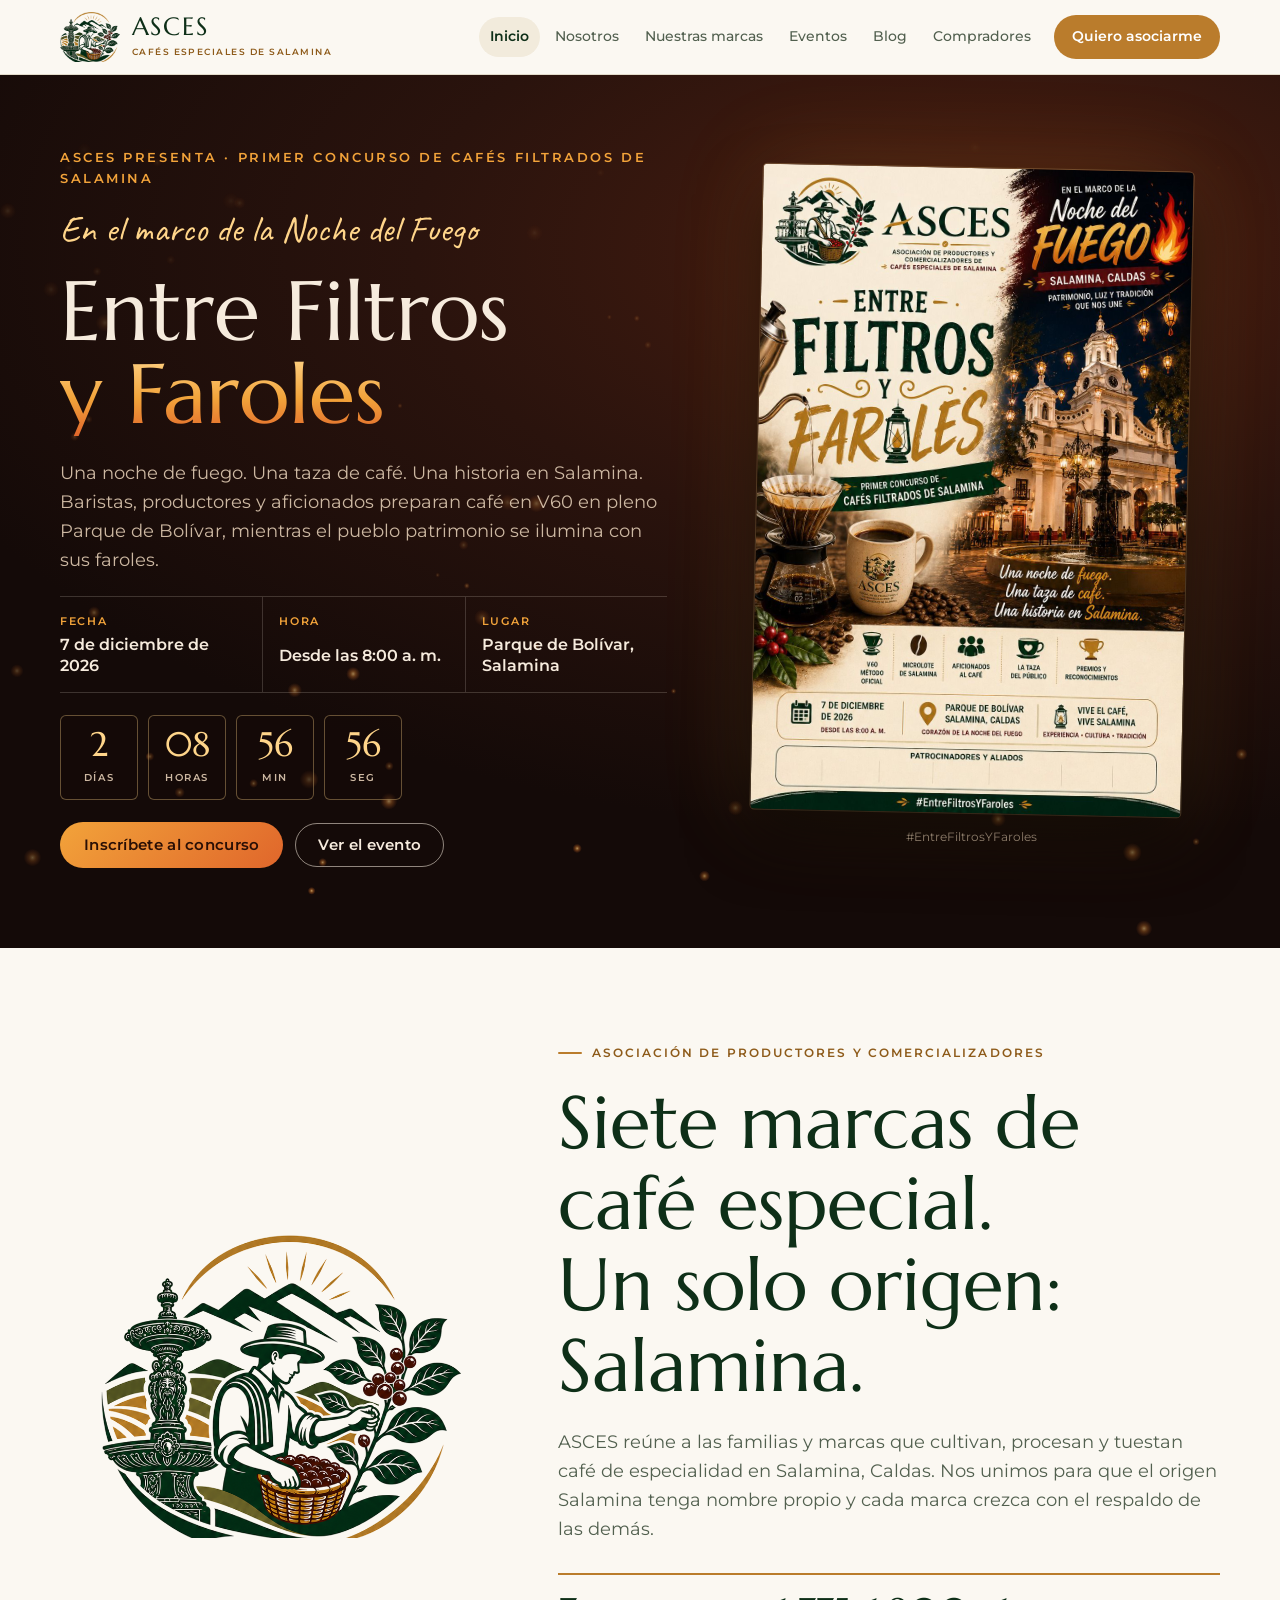
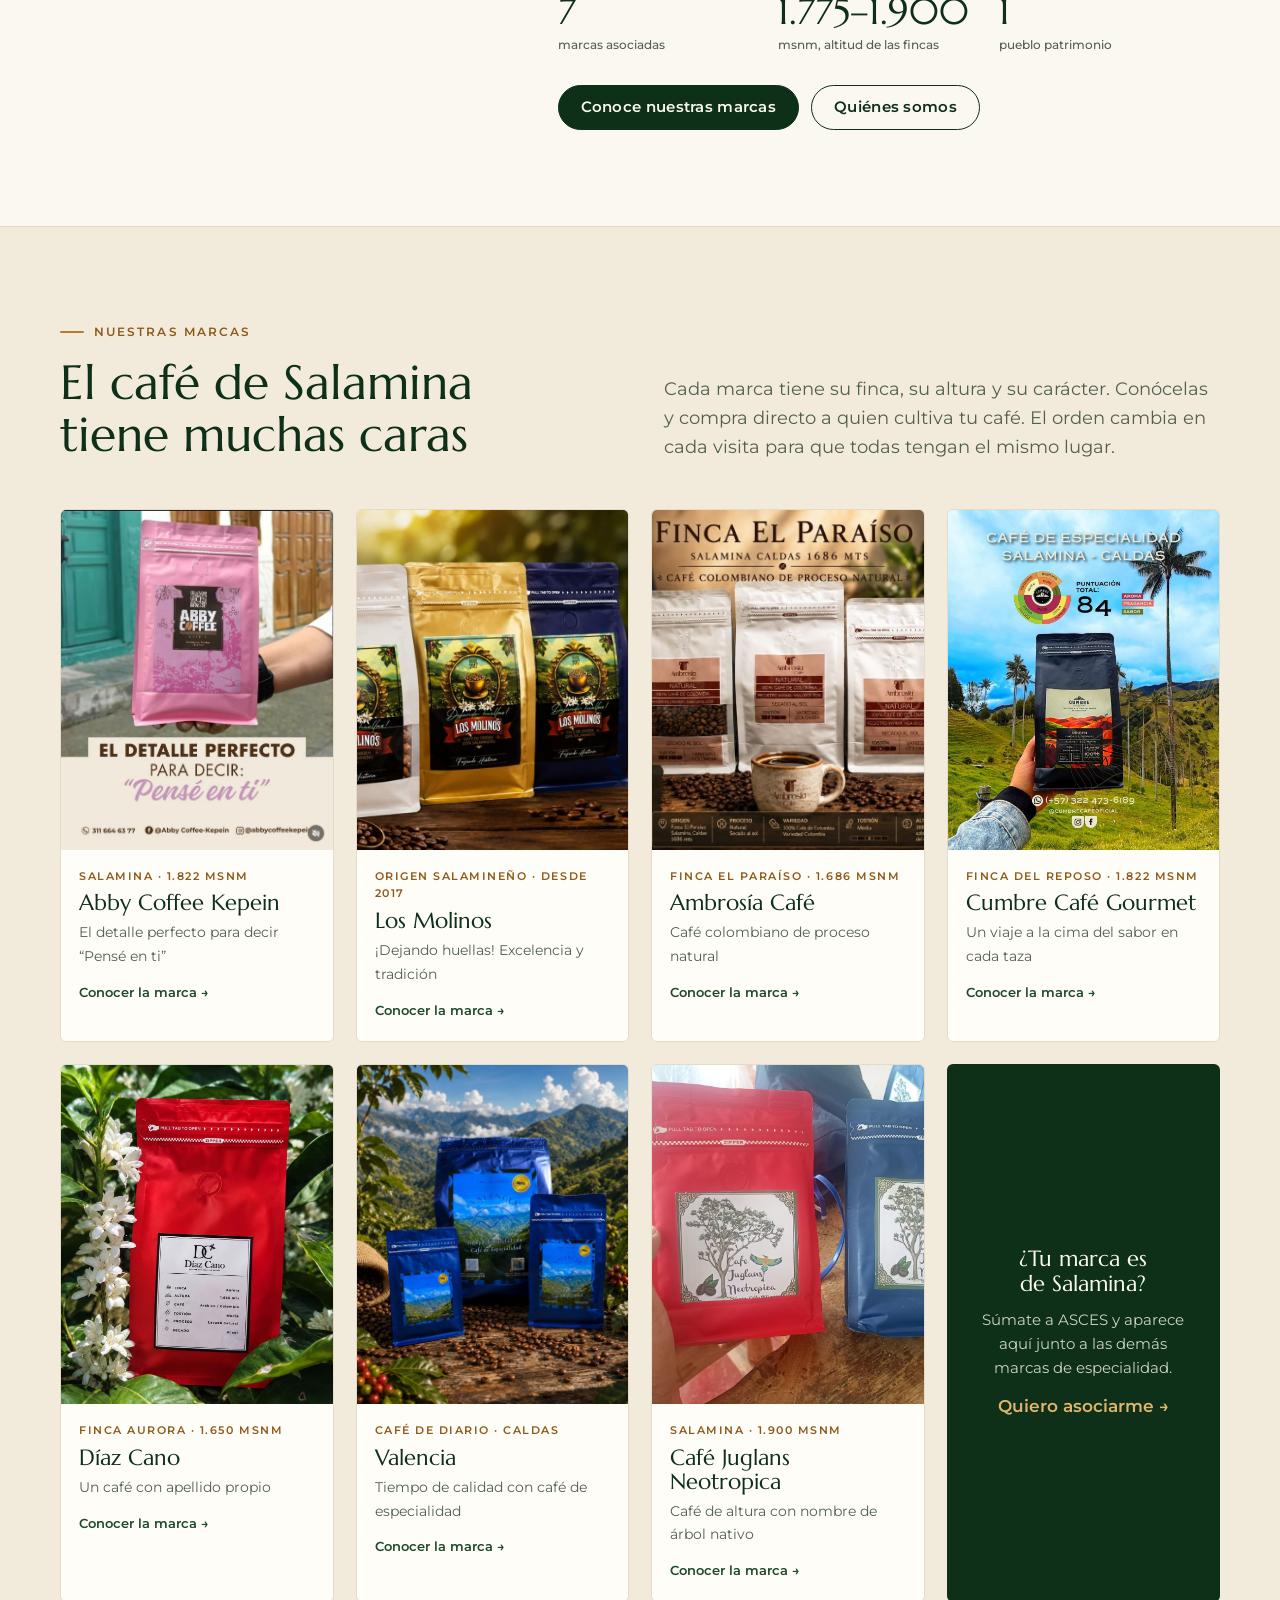
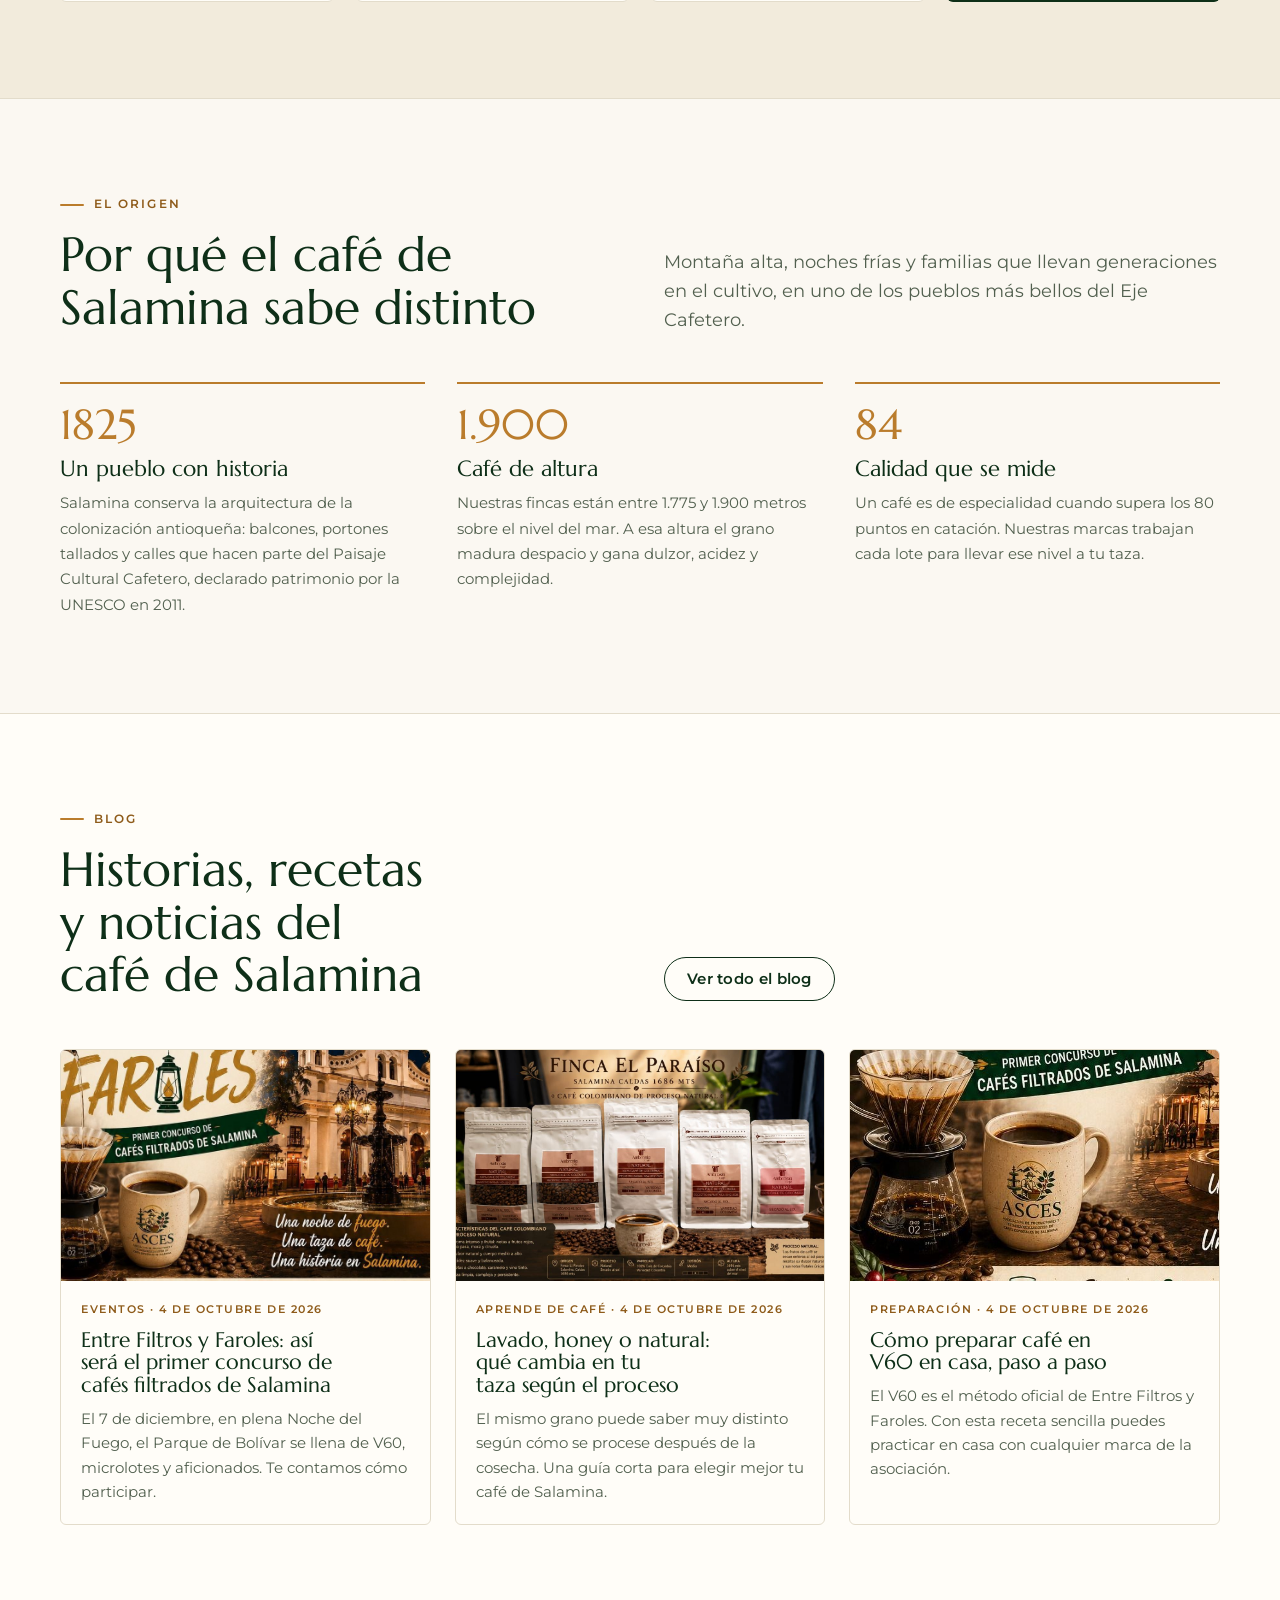
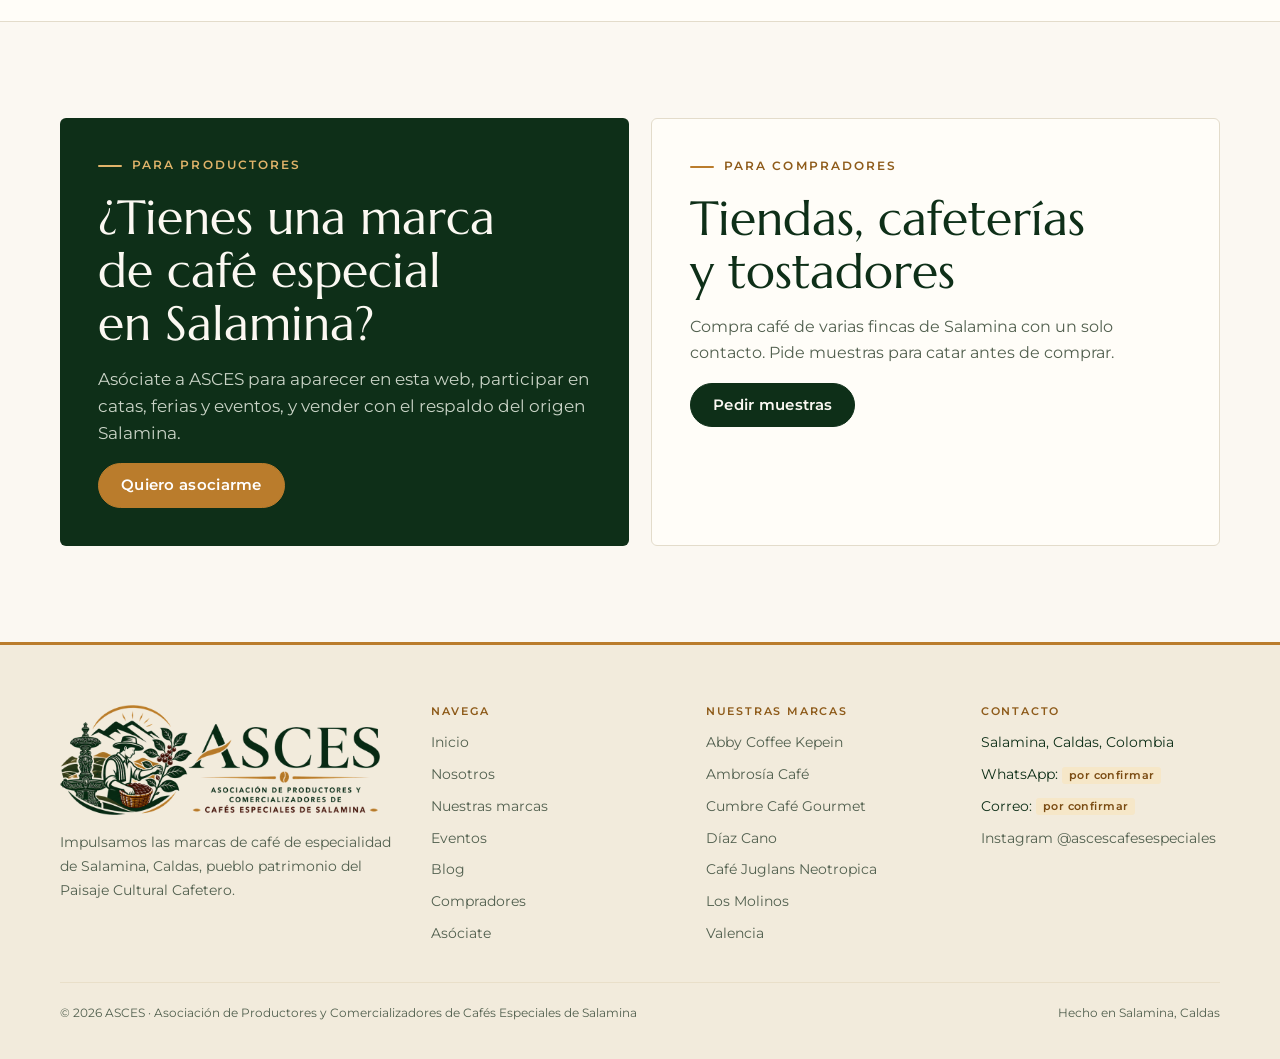
<file: index.html>
<!doctype html>
<html lang="es">
<head>
<meta charset="utf-8">
<meta name="viewport" content="width=device-width, initial-scale=1, viewport-fit=cover">
<title>ASCES · Cafés Especiales de Salamina, Caldas</title>
<meta name="description" content="ASCES reúne a las marcas de café de especialidad de Salamina, Caldas. Conoce a cada productor, compra directo y vive Entre Filtros y Faroles en la Noche del Fuego.">
<link rel="canonical" href="https://soysebastianrincon-del.github.io/asces-salamina/">
<meta property="og:title" content="ASCES · Cafés Especiales de Salamina, Caldas">
<meta property="og:description" content="ASCES reúne a las marcas de café de especialidad de Salamina, Caldas. Conoce a cada productor, compra directo y vive Entre Filtros y Faroles en la Noche del Fuego.">
<meta property="og:image" content="https://soysebastianrincon-del.github.io/asces-salamina/logo-vertical.png">
<meta property="og:type" content="website">
<meta property="og:locale" content="es_CO">
<meta name="theme-color" content="#0E2F18">
<link rel="icon" type="image/png" href="favicon.png">
<link rel="preconnect" href="https://fonts.googleapis.com"><link rel="preconnect" href="https://fonts.gstatic.com" crossorigin>
<link rel="stylesheet" href="https://fonts.googleapis.com/css2?family=Caveat:wght@600&family=Marcellus&family=Montserrat:wght@400;500;600;700&display=swap">
<link rel="stylesheet" href="styles.css">
</head>
<body>
<a class="skip" href="#contenido">Saltar al contenido</a>

<header class="nav">
  <div class="wrap">
    <a class="brandlink" href="index.html" aria-label="ASCES, inicio"><img src="logo-emblema-sm.png" alt="" width="60" height="50"><span><b>ASCES</b><small>Cafés especiales de Salamina</small></span></a>
    <button class="menu-btn" aria-expanded="false" aria-controls="menu">Menú</button>
    <ul class="menu" id="menu"><li><a href="index.html" aria-current="page">Inicio</a></li><li><a href="nosotros.html">Nosotros</a></li><li><a href="marcas.html">Nuestras marcas</a></li><li><a href="eventos.html">Eventos</a></li><li><a href="blog.html">Blog</a></li><li><a href="compradores.html">Compradores</a></li><li class="menu-cta"><a href="asociate.html">Quiero asociarme</a></li></ul>
  </div>
</header>
<main id="contenido">
<section class="fire" aria-label="Evento Entre Filtros y Faroles">
  <canvas class="embers" aria-hidden="true"></canvas>
  <div class="wrap fire-grid">
    <div class="stack" style="gap:22px">
      <p class="sub">ASCES presenta · Primer concurso de cafés filtrados de Salamina</p>
      <p class="kicker">En el marco de la Noche del Fuego</p>
      <h2>Entre Filtros<span>y Faroles</span></h2>
      <p class="lead">Una noche de fuego. Una taza de café. Una historia en Salamina. Baristas, productores y aficionados preparan café en V60 en pleno Parque de Bolívar, mientras el pueblo patrimonio se ilumina con sus faroles.</p>
      <div class="facts-fire">
        <div><small>Fecha</small><b>7 de diciembre de 2026</b></div>
        <div><small>Hora</small><b>Desde las 8:00 a. m.</b></div>
        <div><small>Lugar</small><b>Parque de Bolívar, Salamina</b></div>
      </div>
      <div class="countdown" data-countdown aria-label="Tiempo que falta para el evento">
      <div><b data-d>0</b><small>Días</small></div><div><b data-h>00</b><small>Horas</small></div>
      <div><b data-m>00</b><small>Min</small></div><div><b data-s>00</b><small>Seg</small></div></div>
      <div class="row"><a class="btn btn-fire" href="eventos.html#inscripcion">Inscríbete al concurso</a><a class="btn btn-ghost-light" href="eventos.html">Ver el evento</a></div>
    </div>
    <figure class="poster">
      <img src="evento-entre-filtros-y-faroles.jpg" alt="Afiche oficial de Entre Filtros y Faroles, primer concurso de cafés filtrados de Salamina, 7 de diciembre de 2026 en el Parque de Bolívar" width="1024" height="1536">
      <figcaption>#EntreFiltrosYFaroles</figcaption>
    </figure>
  </div>
</section>
<section class="section">
  <div class="wrap intro">
    <img src="logo-emblema.png" alt="Emblema de ASCES: caficultor recolectando café junto a la fuente de Salamina" width="700" height="589">
    <div class="stack" style="gap:20px">
      <span class="eyebrow">Asociación de productores y comercializadores</span>
      <h1>Siete marcas de café especial. Un solo origen: Salamina.</h1>
      <p class="lead">ASCES reúne a las familias y marcas que cultivan, procesan y tuestan café de especialidad en Salamina, Caldas. Nos unimos para que el origen Salamina tenga nombre propio y cada marca crezca con el respaldo de las demás.</p>
      <div class="stats">
        <div><b>7</b><small>marcas asociadas</small></div>
        <div><b>1.775–1.900</b><small>msnm, altitud de las fincas</small></div>
        <div><b>1</b><small>pueblo patrimonio</small></div>
      </div>
      <div class="row" style="margin-top:8px"><a class="btn btn-primary" href="marcas.html">Conoce nuestras marcas</a><a class="btn" href="nosotros.html">Quiénes somos</a></div>
    </div>
  </div>
</section>

<section class="section band">
  <div class="wrap">
    <div class="head">
      <div class="stack"><span class="eyebrow">Nuestras marcas</span><h2>El café de Salamina tiene muchas caras</h2></div>
      <p class="lead">Cada marca tiene su finca, su altura y su carácter. Conócelas y compra directo a quien cultiva tu café. El orden cambia en cada visita para que todas tengan el mismo lugar.</p>
    </div>
    <div class="brands" data-shuffle><a class="bcard" href="marcas.html#abby">
      <div class="ph"><img src="marca-abby.jpg" alt="Café Abby Coffee Kepein" loading="lazy" style="object-position:center 40%"></div>
      <div class="body"><span class="meta">Salamina · 1.822 msnm</span><h3>Abby Coffee Kepein</h3><p>El detalle perfecto para decir “Pensé en ti”</p><span class="more">Conocer la marca →</span></div>
    </a><a class="bcard" href="marcas.html#ambrosia">
      <div class="ph"><img src="marca-ambrosia.jpg" alt="Café Ambrosía Café" loading="lazy" style="object-position:50% center"></div>
      <div class="body"><span class="meta">Finca El Paraíso · 1.686 msnm</span><h3>Ambrosía Café</h3><p>Café colombiano de proceso natural</p><span class="more">Conocer la marca →</span></div>
    </a><a class="bcard" href="marcas.html#cumbre">
      <div class="ph"><img src="marca-cumbre.jpg" alt="Café Cumbre Café Gourmet" loading="lazy" style="object-position:center 60%"></div>
      <div class="body"><span class="meta">Finca del Reposo · 1.822 msnm</span><h3>Cumbre Café Gourmet</h3><p>Un viaje a la cima del sabor en cada taza</p><span class="more">Conocer la marca →</span></div>
    </a><a class="bcard" href="marcas.html#diaz-cano">
      <div class="ph"><img src="marca-diaz-cano.jpg" alt="Café Díaz Cano" loading="lazy" style="object-position:center 55%"></div>
      <div class="body"><span class="meta">Finca Aurora · 1.650 msnm</span><h3>Díaz Cano</h3><p>Un café con apellido propio</p><span class="more">Conocer la marca →</span></div>
    </a><a class="bcard" href="marcas.html#juglans">
      <div class="ph"><img src="marca-juglans.jpg" alt="Café Café Juglans Neotropica" loading="lazy" style="object-position:34% center"></div>
      <div class="body"><span class="meta">Salamina · 1.900 msnm</span><h3>Café Juglans Neotropica</h3><p>Café de altura con nombre de árbol nativo</p><span class="more">Conocer la marca →</span></div>
    </a><a class="bcard" href="marcas.html#los-molinos">
      <div class="ph"><img src="marca-los-molinos.jpg" alt="Café Los Molinos" loading="lazy" style="object-position:30% center"></div>
      <div class="body"><span class="meta">Origen salamineño · desde 2017</span><h3>Los Molinos</h3><p>¡Dejando huellas! Excelencia y tradición</p><span class="more">Conocer la marca →</span></div>
    </a><a class="bcard" href="marcas.html#valencia">
      <div class="ph"><img src="marca-valencia.jpg" alt="Café Valencia" loading="lazy" style="object-position:center 55%"></div>
      <div class="body"><span class="meta">Café de diario · Caldas</span><h3>Valencia</h3><p>Tiempo de calidad con café de especialidad</p><span class="more">Conocer la marca →</span></div>
    </a><a class="bcard-join" href="asociate.html" data-fixed><h3>¿Tu marca es de Salamina?</h3><p>Súmate a ASCES y aparece aquí junto a las demás marcas de especialidad.</p><span>Quiero asociarme →</span></a></div>
  </div>
</section>

<section class="section">
  <div class="wrap">
    <div class="head">
      <div class="stack"><span class="eyebrow">El origen</span><h2>Por qué el café de Salamina sabe distinto</h2></div>
      <p class="lead">Montaña alta, noches frías y familias que llevan generaciones en el cultivo, en uno de los pueblos más bellos del Eje Cafetero.</p>
    </div>
    <div class="cols3">
      <article class="pillar"><span class="num">1825</span><h3>Un pueblo con historia</h3><p>Salamina conserva la arquitectura de la colonización antioqueña: balcones, portones tallados y calles que hacen parte del Paisaje Cultural Cafetero, declarado patrimonio por la UNESCO en 2011.</p></article>
      <article class="pillar"><span class="num">1.900</span><h3>Café de altura</h3><p>Nuestras fincas están entre 1.775 y 1.900 metros sobre el nivel del mar. A esa altura el grano madura despacio y gana dulzor, acidez y complejidad.</p></article>
      <article class="pillar"><span class="num">84</span><h3>Calidad que se mide</h3><p>Un café es de especialidad cuando supera los 80 puntos en catación. Nuestras marcas trabajan cada lote para llevar ese nivel a tu taza.</p></article>
    </div>
  </div>
</section>

<section class="section paper">
  <div class="wrap">
    <div class="head">
      <div class="stack"><span class="eyebrow">Blog</span><h2>Historias, recetas y noticias del café de Salamina</h2></div>
      <div><a class="btn" href="blog.html">Ver todo el blog</a></div>
    </div>
    <div class="posts"><a class="post" href="blog-entre-filtros-y-faroles.html"><div class="ph"><img src="blog-entre-filtros.jpg" alt="" loading="lazy"></div>
      <div class="body"><span class="meta">Eventos · 4 de octubre de 2026</span><h3>Entre Filtros y Faroles: así será el primer concurso de cafés filtrados de Salamina</h3><p>El 7 de diciembre, en plena Noche del Fuego, el Parque de Bolívar se llena de V60, microlotes y aficionados. Te contamos cómo participar.</p></div></a><a class="post" href="blog-procesos-del-cafe.html"><div class="ph"><img src="marca-ambrosia.jpg" alt="" loading="lazy"></div>
      <div class="body"><span class="meta">Aprende de café · 4 de octubre de 2026</span><h3>Lavado, honey o natural: qué cambia en tu taza según el proceso</h3><p>El mismo grano puede saber muy distinto según cómo se procese después de la cosecha. Una guía corta para elegir mejor tu café de Salamina.</p></div></a><a class="post" href="blog-receta-v60.html"><div class="ph"><img src="blog-v60.jpg" alt="" loading="lazy"></div>
      <div class="body"><span class="meta">Preparación · 4 de octubre de 2026</span><h3>Cómo preparar café en V60 en casa, paso a paso</h3><p>El V60 es el método oficial de Entre Filtros y Faroles. Con esta receta sencilla puedes practicar en casa con cualquier marca de la asociación.</p></div></a></div>
  </div>
</section>

<section class="section">
  <div class="wrap duo">
    <div class="cta cta-dark">
      <span class="eyebrow">Para productores</span>
      <h2>¿Tienes una marca de café especial en Salamina?</h2>
      <p>Asóciate a ASCES para aparecer en esta web, participar en catas, ferias y eventos, y vender con el respaldo del origen Salamina.</p>
      <div class="row"><a class="btn btn-gold" href="asociate.html">Quiero asociarme</a></div>
    </div>
    <div class="cta cta-light">
      <span class="eyebrow">Para compradores</span>
      <h2>Tiendas, cafeterías y tostadores</h2>
      <p class="lead" style="font-size:1rem">Compra café de varias fincas de Salamina con un solo contacto. Pide muestras para catar antes de comprar.</p>
      <div class="row"><a class="btn btn-primary" href="compradores.html">Pedir muestras</a></div>
    </div>
  </div>
</section>
</main>
<footer>
  <div class="wrap foot">
    <div class="stack" style="gap:16px">
      <img src="logo-horizontal.png" alt="ASCES, Asociación de Productores y Comercializadores de Cafés Especiales de Salamina" width="900" height="310" loading="lazy">
      <p>Impulsamos las marcas de café de especialidad de Salamina, Caldas, pueblo patrimonio del Paisaje Cultural Cafetero.</p>
    </div>
    <div><h4>Navega</h4><ul><li><a href="index.html">Inicio</a></li><li><a href="nosotros.html">Nosotros</a></li><li><a href="marcas.html">Nuestras marcas</a></li><li><a href="eventos.html">Eventos</a></li><li><a href="blog.html">Blog</a></li><li><a href="compradores.html">Compradores</a></li><li><a href="asociate.html">Asóciate</a></li></ul></div>
    <div><h4>Nuestras marcas</h4><ul><li><a href="marcas.html#abby">Abby Coffee Kepein</a></li><li><a href="marcas.html#ambrosia">Ambrosía Café</a></li><li><a href="marcas.html#cumbre">Cumbre Café Gourmet</a></li><li><a href="marcas.html#diaz-cano">Díaz Cano</a></li><li><a href="marcas.html#juglans">Café Juglans Neotropica</a></li><li><a href="marcas.html#los-molinos">Los Molinos</a></li><li><a href="marcas.html#valencia">Valencia</a></li></ul></div>
    <div><h4>Contacto</h4><ul>
      <li>Salamina, Caldas, Colombia</li>
      <li>WhatsApp: <span class="pending">por confirmar</span></li>
      <li>Correo: <span class="pending">por confirmar</span></li>
      <li><a href="https://www.instagram.com/ascescafesespeciales/" target="_blank" rel="noopener">Instagram @ascescafesespeciales</a></li>
    </ul></div>
    <div class="legal"><span>© <span data-year>2026</span> ASCES · Asociación de Productores y Comercializadores de Cafés Especiales de Salamina</span><span>Hecho en Salamina, Caldas</span></div>
  </div>
</footer>
<script src="main.js"></script>
</body>
</html>
</file>
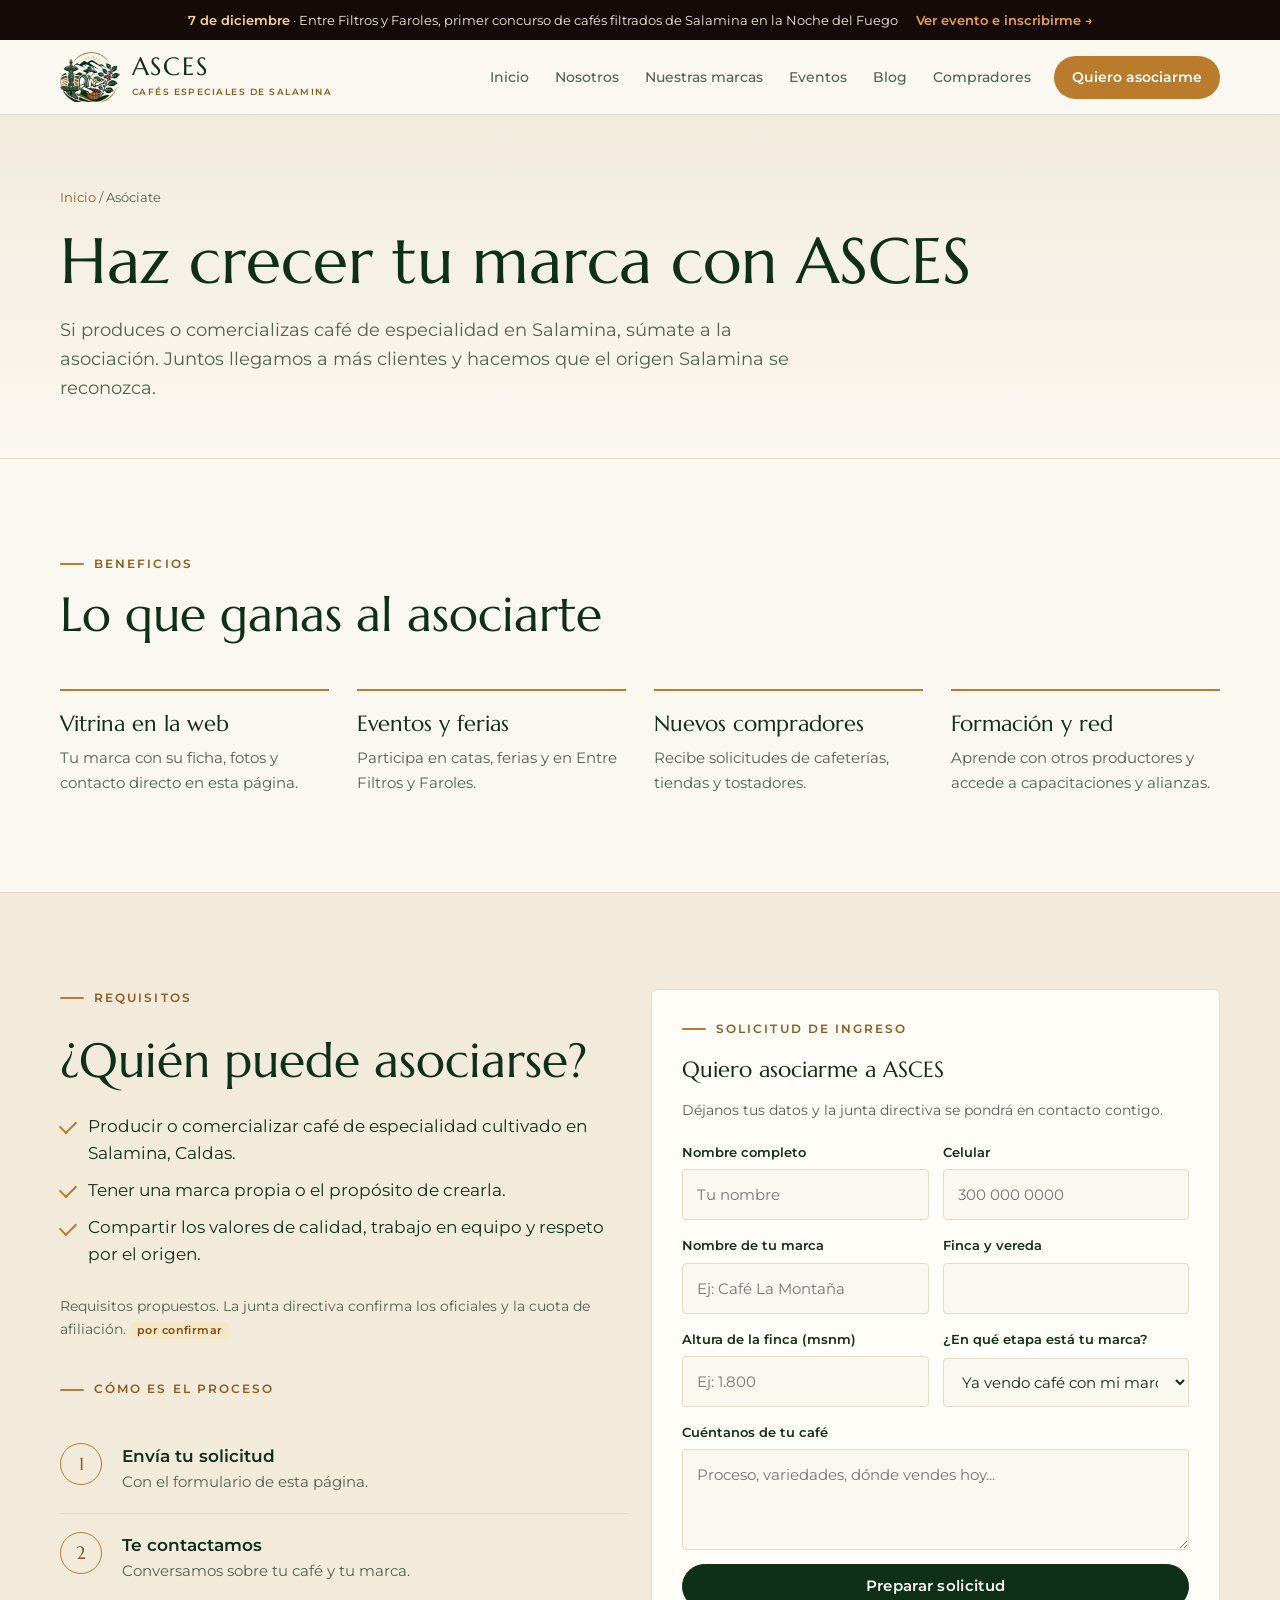
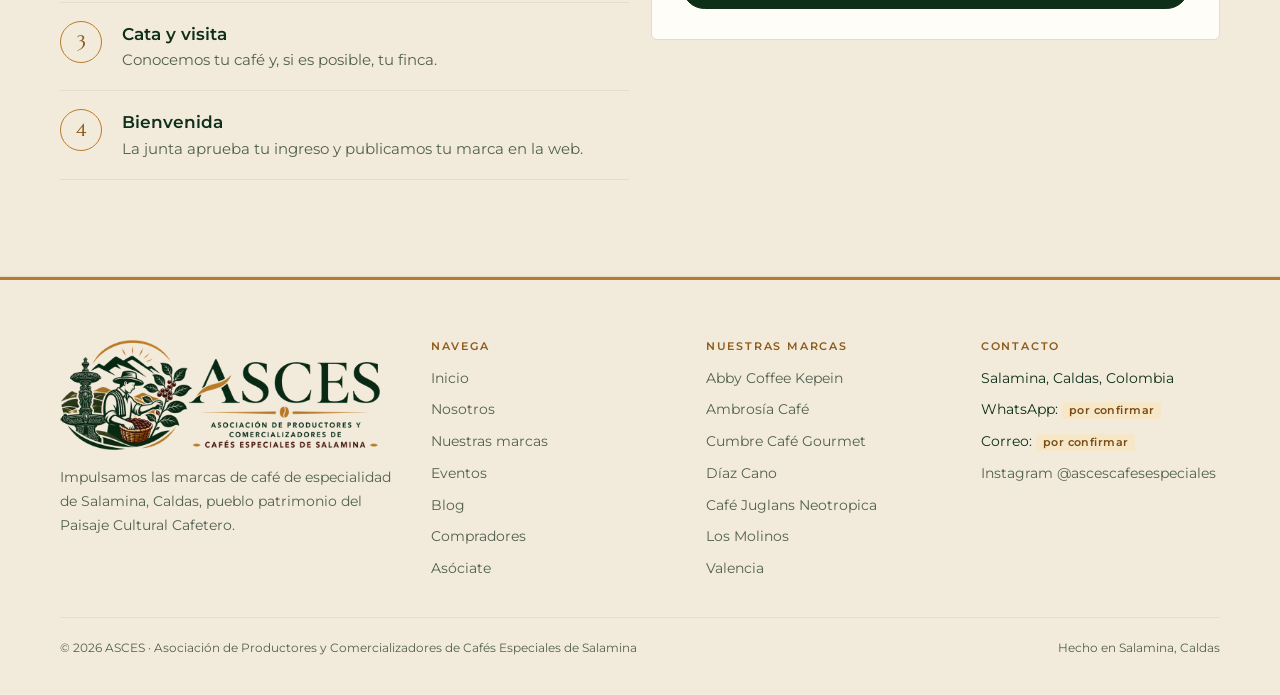
<file: asociate.html>
<!doctype html>
<html lang="es">
<head>
<meta charset="utf-8">
<meta name="viewport" content="width=device-width, initial-scale=1, viewport-fit=cover">
<title>Quiero asociarme · ASCES</title>
<meta name="description" content="Asóciate a ASCES: vitrina para tu marca de café de especialidad de Salamina, eventos, compradores y formación.">
<link rel="canonical" href="https://soysebastianrincon-del.github.io/asces-salamina/asociate.html">
<meta property="og:title" content="Quiero asociarme · ASCES">
<meta property="og:description" content="Asóciate a ASCES: vitrina para tu marca de café de especialidad de Salamina, eventos, compradores y formación.">
<meta property="og:image" content="https://soysebastianrincon-del.github.io/asces-salamina/logo-vertical.png">
<meta property="og:type" content="website">
<meta property="og:locale" content="es_CO">
<meta name="theme-color" content="#0E2F18">
<link rel="icon" type="image/png" href="favicon.png">
<link rel="preconnect" href="https://fonts.googleapis.com"><link rel="preconnect" href="https://fonts.gstatic.com" crossorigin>
<link rel="stylesheet" href="https://fonts.googleapis.com/css2?family=Caveat:wght@600&family=Marcellus&family=Montserrat:wght@400;500;600;700&display=swap">
<link rel="stylesheet" href="styles.css">
</head>
<body>
<a class="skip" href="#contenido">Saltar al contenido</a>
<div class="announce"><div class="wrap"><span><b>7 de diciembre</b> · Entre Filtros y Faroles, primer concurso de cafés filtrados de Salamina en la Noche del Fuego</span><a href="eventos.html">Ver evento e inscribirme →</a></div></div>
<header class="nav">
  <div class="wrap">
    <a class="brandlink" href="index.html" aria-label="ASCES, inicio"><img src="logo-emblema-sm.png" alt="" width="60" height="50"><span><b>ASCES</b><small>Cafés especiales de Salamina</small></span></a>
    <button class="menu-btn" aria-expanded="false" aria-controls="menu">Menú</button>
    <ul class="menu" id="menu"><li><a href="index.html">Inicio</a></li><li><a href="nosotros.html">Nosotros</a></li><li><a href="marcas.html">Nuestras marcas</a></li><li><a href="eventos.html">Eventos</a></li><li><a href="blog.html">Blog</a></li><li><a href="compradores.html">Compradores</a></li><li class="menu-cta"><a href="asociate.html" aria-current="page">Quiero asociarme</a></li></ul>
  </div>
</header>
<main id="contenido">

<section class="pagehead"><div class="wrap">
  <p class="crumbs"><a href="index.html">Inicio</a> / Asóciate</p>
  <h1>Haz crecer tu marca con ASCES</h1>
  <p class="lead">Si produces o comercializas café de especialidad en Salamina, súmate a la asociación. Juntos llegamos a más clientes y hacemos que el origen Salamina se reconozca.</p>
</div></section>
<section class="section"><div class="wrap">
  <div class="head"><div class="stack"><span class="eyebrow">Beneficios</span><h2>Lo que ganas al asociarte</h2></div></div>
  <div class="cols4">
    <article class="pillar"><h3>Vitrina en la web</h3><p>Tu marca con su ficha, fotos y contacto directo en esta página.</p></article>
    <article class="pillar"><h3>Eventos y ferias</h3><p>Participa en catas, ferias y en Entre Filtros y Faroles.</p></article>
    <article class="pillar"><h3>Nuevos compradores</h3><p>Recibe solicitudes de cafeterías, tiendas y tostadores.</p></article>
    <article class="pillar"><h3>Formación y red</h3><p>Aprende con otros productores y accede a capacitaciones y alianzas.</p></article>
  </div>
</div></section>
<section class="section band"><div class="wrap duo" style="align-items:start">
  <div class="stack" style="gap:26px">
    <span class="eyebrow">Requisitos</span>
    <h2>¿Quién puede asociarse?</h2>
    <ul class="checklist">
      <li>Producir o comercializar café de especialidad cultivado en Salamina, Caldas.</li>
      <li>Tener una marca propia o el propósito de crearla.</li>
      <li>Compartir los valores de calidad, trabajo en equipo y respeto por el origen.</li>
    </ul>
    <p class="contact-line">Requisitos propuestos. La junta directiva confirma los oficiales y la cuota de afiliación. <span class="pending">por confirmar</span></p>
    <span class="eyebrow" style="margin-top:12px">Cómo es el proceso</span>
    <ol class="steps">
      <li><div><b>Envía tu solicitud</b><p>Con el formulario de esta página.</p></div></li>
      <li><div><b>Te contactamos</b><p>Conversamos sobre tu café y tu marca.</p></div></li>
      <li><div><b>Cata y visita</b><p>Conocemos tu café y, si es posible, tu finca.</p></div></li>
      <li><div><b>Bienvenida</b><p>La junta aprueba tu ingreso y publicamos tu marca en la web.</p></div></li>
    </ol>
  </div>
  <div class="form-card">
      <span class="eyebrow">Solicitud de ingreso</span><h3>Quiero asociarme a ASCES</h3><p class="contact-line">Déjanos tus datos y la junta directiva se pondrá en contacto contigo.</p>
      <form data-wa="Hola ASCES, quiero asociarme."><div class="two"><div class="field"><label for="a-nombre">Nombre completo</label><input id="a-nombre" type="text" data-label="Nombre completo" placeholder="Tu nombre" required></div><div class="field"><label for="a-cel">Celular</label><input id="a-cel" type="tel" data-label="Celular" placeholder="300 000 0000" required></div></div><div class="two"><div class="field"><label for="a-marca">Nombre de tu marca</label><input id="a-marca" type="text" data-label="Nombre de tu marca" placeholder="Ej: Café La Montaña"></div><div class="field"><label for="a-finca">Finca y vereda</label><input id="a-finca" type="text" data-label="Finca y vereda" placeholder=""></div></div><div class="two"><div class="field"><label for="a-alt">Altura de la finca (msnm)</label><input id="a-alt" type="text" data-label="Altura de la finca (msnm)" placeholder="Ej: 1.800"></div><div class="field"><label for="a-etapa">¿En qué etapa está tu marca?</label><select id="a-etapa" data-label="¿En qué etapa está tu marca?"><option>Ya vendo café con mi marca</option><option>Tengo marca pero aún no vendo</option><option>Quiero crear mi marca</option><option>Solo produzco café</option></select></div></div><div class="field"><label for="a-msg">Cuéntanos de tu café</label><textarea id="a-msg" rows="3" data-label="Cuéntanos de tu café" placeholder="Proceso, variedades, dónde vendes hoy..."></textarea></div><button class="btn btn-primary" type="submit">Preparar solicitud</button></form>
      <div class="form-out" hidden>
        <p class="ok">Tu mensaje está listo</p>
        <pre></pre>
        <div class="row"><a class="btn btn-gold wa" href="#" target="_blank" rel="noopener" hidden>Enviar por WhatsApp</a><button class="btn btn-sm copy" type="button">Copiar mensaje</button></div>
        <p class="note contact-line" hidden>Muy pronto podrás enviarlo directo al WhatsApp de ASCES. Mientras tanto, cópialo y escríbenos por Instagram a <a href="https://www.instagram.com/ascescafesespeciales/" target="_blank" rel="noopener">@ascescafesespeciales</a>.</p>
      </div>
    </div>
</div></section>
</main>
<footer>
  <div class="wrap foot">
    <div class="stack" style="gap:16px">
      <img src="logo-horizontal.png" alt="ASCES, Asociación de Productores y Comercializadores de Cafés Especiales de Salamina" width="900" height="310" loading="lazy">
      <p>Impulsamos las marcas de café de especialidad de Salamina, Caldas, pueblo patrimonio del Paisaje Cultural Cafetero.</p>
    </div>
    <div><h4>Navega</h4><ul><li><a href="index.html">Inicio</a></li><li><a href="nosotros.html">Nosotros</a></li><li><a href="marcas.html">Nuestras marcas</a></li><li><a href="eventos.html">Eventos</a></li><li><a href="blog.html">Blog</a></li><li><a href="compradores.html">Compradores</a></li><li><a href="asociate.html">Asóciate</a></li></ul></div>
    <div><h4>Nuestras marcas</h4><ul><li><a href="marcas.html#abby">Abby Coffee Kepein</a></li><li><a href="marcas.html#ambrosia">Ambrosía Café</a></li><li><a href="marcas.html#cumbre">Cumbre Café Gourmet</a></li><li><a href="marcas.html#diaz-cano">Díaz Cano</a></li><li><a href="marcas.html#juglans">Café Juglans Neotropica</a></li><li><a href="marcas.html#los-molinos">Los Molinos</a></li><li><a href="marcas.html#valencia">Valencia</a></li></ul></div>
    <div><h4>Contacto</h4><ul>
      <li>Salamina, Caldas, Colombia</li>
      <li>WhatsApp: <span class="pending">por confirmar</span></li>
      <li>Correo: <span class="pending">por confirmar</span></li>
      <li><a href="https://www.instagram.com/ascescafesespeciales/" target="_blank" rel="noopener">Instagram @ascescafesespeciales</a></li>
    </ul></div>
    <div class="legal"><span>© <span data-year>2026</span> ASCES · Asociación de Productores y Comercializadores de Cafés Especiales de Salamina</span><span>Hecho en Salamina, Caldas</span></div>
  </div>
</footer>
<script src="main.js"></script>
</body>
</html>
</file>
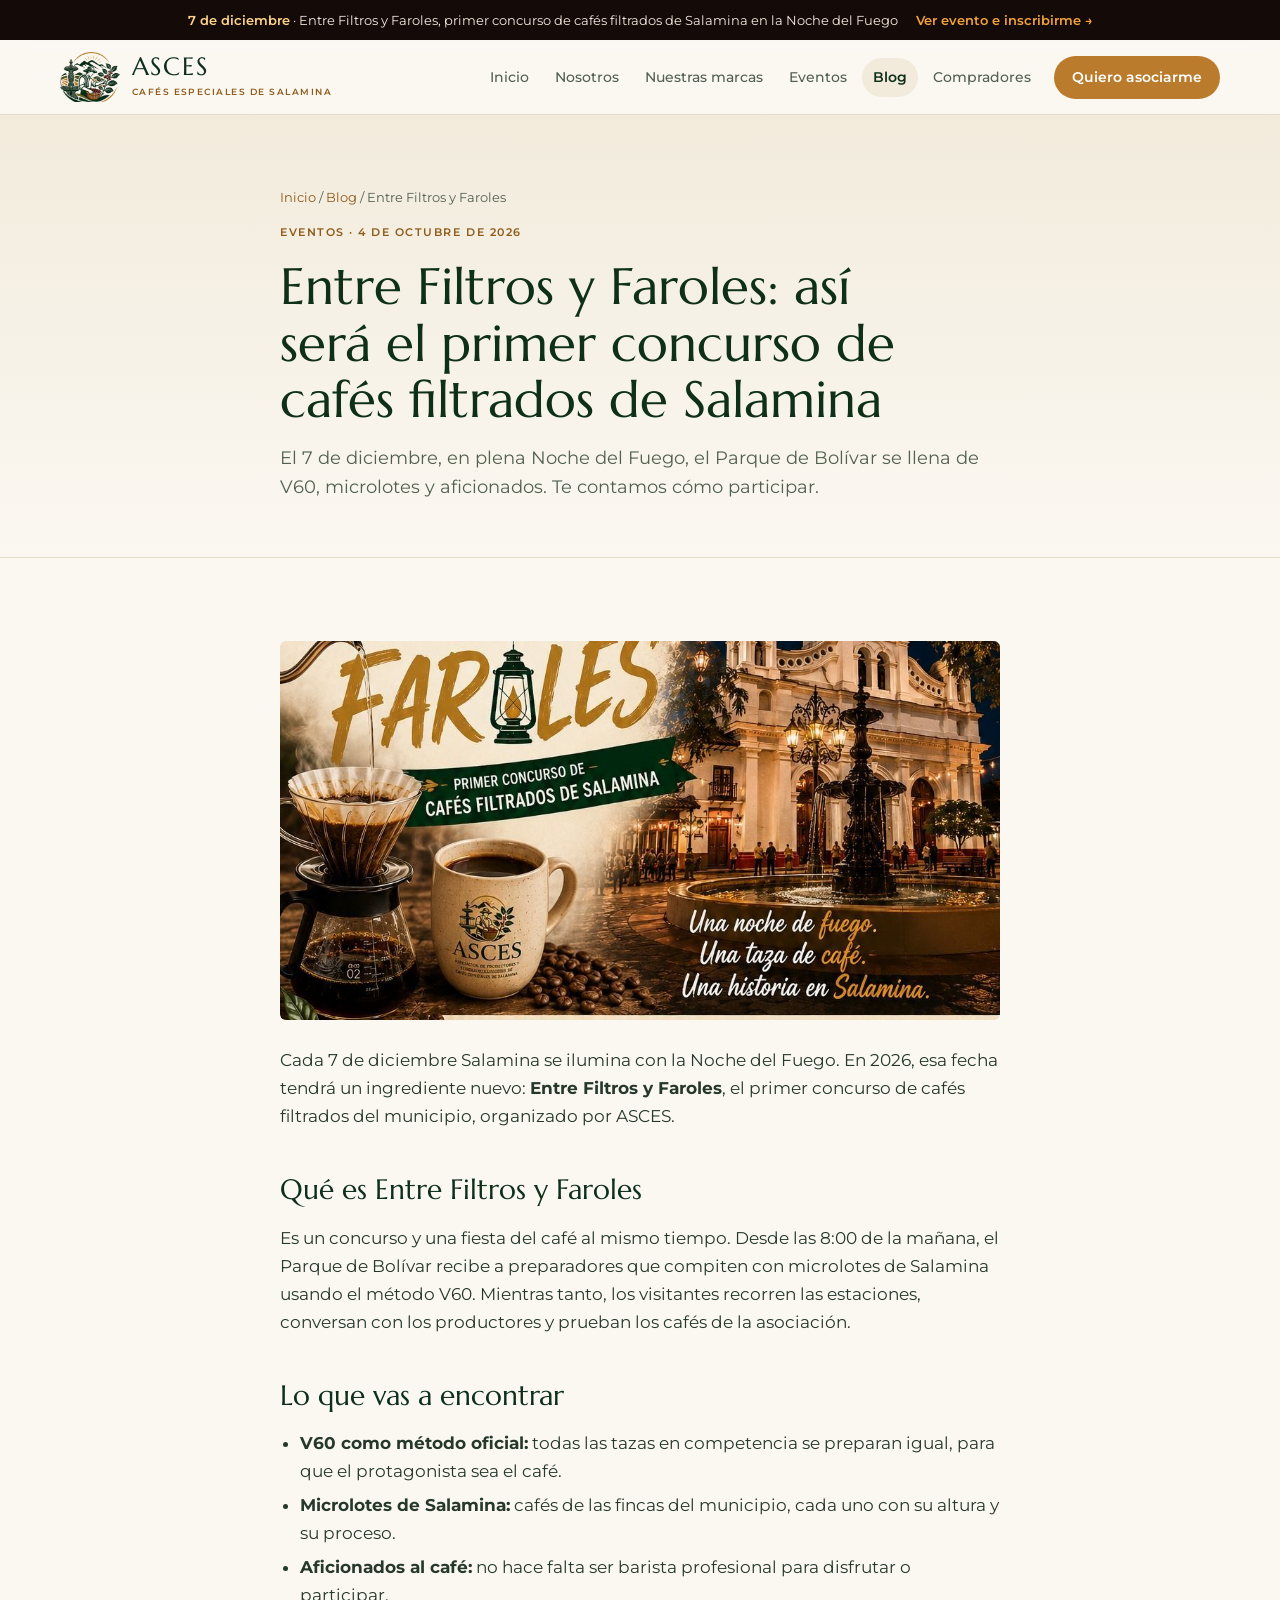
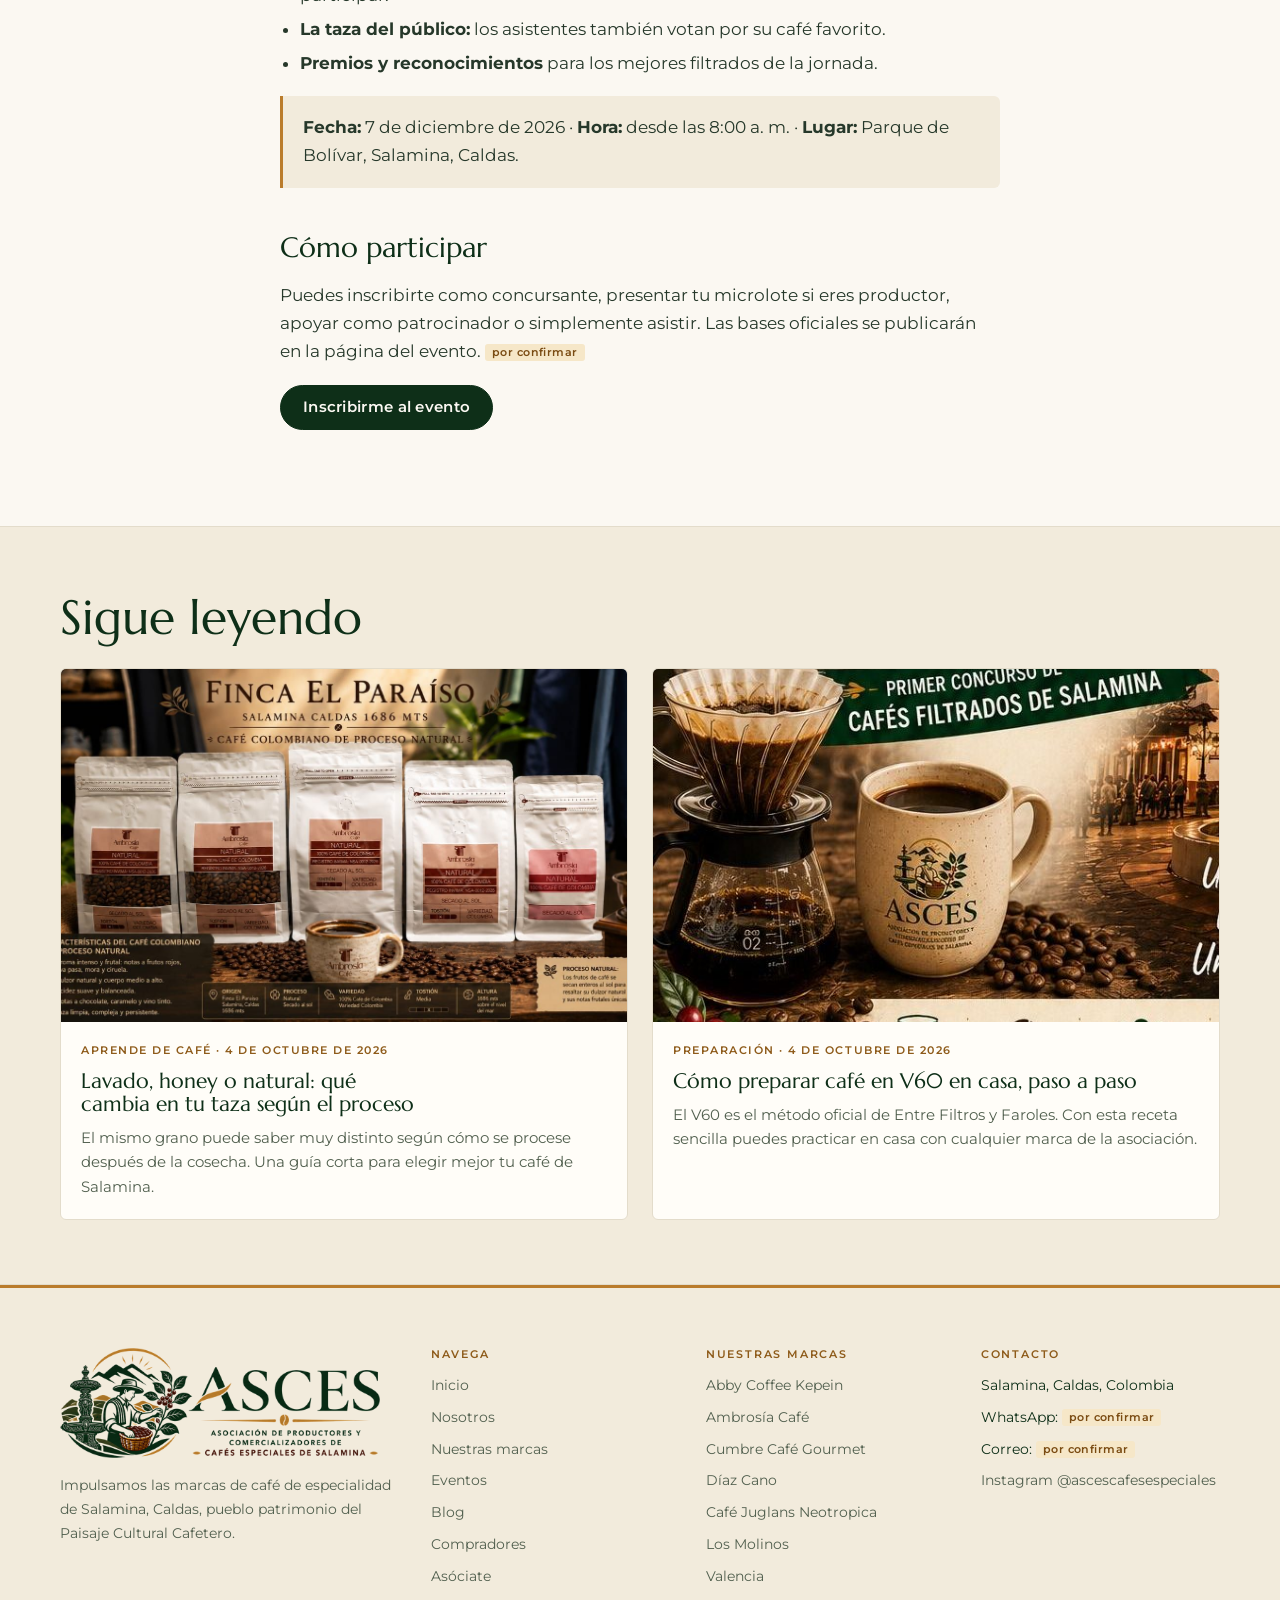
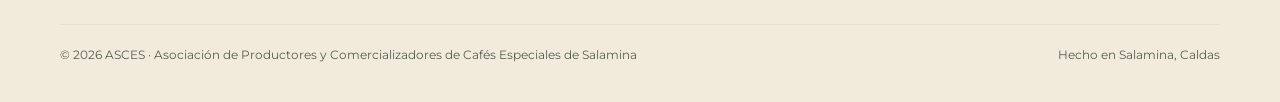
<file: blog-entre-filtros-y-faroles.html>
<!doctype html>
<html lang="es">
<head>
<meta charset="utf-8">
<meta name="viewport" content="width=device-width, initial-scale=1, viewport-fit=cover">
<title>Entre Filtros y Faroles · ASCES</title>
<meta name="description" content="El 7 de diciembre, en plena Noche del Fuego, el Parque de Bolívar se llena de V60, microlotes y aficionados. Te contamos cómo participar.">
<link rel="canonical" href="https://soysebastianrincon-del.github.io/asces-salamina/blog-entre-filtros-y-faroles.html">
<meta property="og:title" content="Entre Filtros y Faroles · ASCES">
<meta property="og:description" content="El 7 de diciembre, en plena Noche del Fuego, el Parque de Bolívar se llena de V60, microlotes y aficionados. Te contamos cómo participar.">
<meta property="og:image" content="https://soysebastianrincon-del.github.io/asces-salamina/logo-vertical.png">
<meta property="og:type" content="website">
<meta property="og:locale" content="es_CO">
<meta name="theme-color" content="#0E2F18">
<link rel="icon" type="image/png" href="favicon.png">
<link rel="preconnect" href="https://fonts.googleapis.com"><link rel="preconnect" href="https://fonts.gstatic.com" crossorigin>
<link rel="stylesheet" href="https://fonts.googleapis.com/css2?family=Caveat:wght@600&family=Marcellus&family=Montserrat:wght@400;500;600;700&display=swap">
<link rel="stylesheet" href="styles.css">
</head>
<body>
<a class="skip" href="#contenido">Saltar al contenido</a>
<div class="announce"><div class="wrap"><span><b>7 de diciembre</b> · Entre Filtros y Faroles, primer concurso de cafés filtrados de Salamina en la Noche del Fuego</span><a href="eventos.html">Ver evento e inscribirme →</a></div></div>
<header class="nav">
  <div class="wrap">
    <a class="brandlink" href="index.html" aria-label="ASCES, inicio"><img src="logo-emblema-sm.png" alt="" width="60" height="50"><span><b>ASCES</b><small>Cafés especiales de Salamina</small></span></a>
    <button class="menu-btn" aria-expanded="false" aria-controls="menu">Menú</button>
    <ul class="menu" id="menu"><li><a href="index.html">Inicio</a></li><li><a href="nosotros.html">Nosotros</a></li><li><a href="marcas.html">Nuestras marcas</a></li><li><a href="eventos.html">Eventos</a></li><li><a href="blog.html" aria-current="page">Blog</a></li><li><a href="compradores.html">Compradores</a></li><li class="menu-cta"><a href="asociate.html">Quiero asociarme</a></li></ul>
  </div>
</header>
<main id="contenido">

<section class="pagehead"><div class="narrow stack" style="gap:16px">
  <p class="crumbs"><a href="index.html">Inicio</a> / <a href="blog.html">Blog</a> / Entre Filtros y Faroles</p>
  <span class="meta">Eventos · 4 de octubre de 2026</span>
  <h1 style="font-size:clamp(2rem,4.6vw,3.2rem)">Entre Filtros y Faroles: así será el primer concurso de cafés filtrados de Salamina</h1>
  <p class="lead">El 7 de diciembre, en plena Noche del Fuego, el Parque de Bolívar se llena de V60, microlotes y aficionados. Te contamos cómo participar.</p>
</div></section>
<article class="article"><div class="narrow">
  <figure><img src="blog-entre-filtros.jpg" alt=""></figure>
  
<p>Cada 7 de diciembre Salamina se ilumina con la Noche del Fuego. En 2026, esa fecha tendrá un ingrediente nuevo: <b>Entre Filtros y Faroles</b>, el primer concurso de cafés filtrados del municipio, organizado por ASCES.</p>
<h2>Qué es Entre Filtros y Faroles</h2>
<p>Es un concurso y una fiesta del café al mismo tiempo. Desde las 8:00 de la mañana, el Parque de Bolívar recibe a preparadores que compiten con microlotes de Salamina usando el método V60. Mientras tanto, los visitantes recorren las estaciones, conversan con los productores y prueban los cafés de la asociación.</p>
<h2>Lo que vas a encontrar</h2>
<ul>
  <li><b>V60 como método oficial:</b> todas las tazas en competencia se preparan igual, para que el protagonista sea el café.</li>
  <li><b>Microlotes de Salamina:</b> cafés de las fincas del municipio, cada uno con su altura y su proceso.</li>
  <li><b>Aficionados al café:</b> no hace falta ser barista profesional para disfrutar o participar.</li>
  <li><b>La taza del público:</b> los asistentes también votan por su café favorito.</li>
  <li><b>Premios y reconocimientos</b> para los mejores filtrados de la jornada.</li>
</ul>
<div class="callout"><p><b>Fecha:</b> 7 de diciembre de 2026 · <b>Hora:</b> desde las 8:00 a. m. · <b>Lugar:</b> Parque de Bolívar, Salamina, Caldas.</p></div>
<h2>Cómo participar</h2>
<p>Puedes inscribirte como concursante, presentar tu microlote si eres productor, apoyar como patrocinador o simplemente asistir. Las bases oficiales se publicarán en la página del evento. <span class="pending">por confirmar</span></p>
<p><a class="btn btn-primary" href="eventos.html#inscripcion">Inscribirme al evento</a></p>

</div></article>
<section class="section-tight band"><div class="wrap stack" style="gap:24px"><h2>Sigue leyendo</h2><div class="posts" style="grid-template-columns:repeat(auto-fit,minmax(280px,1fr))"><a class="post" href="blog-procesos-del-cafe.html"><div class="ph"><img src="marca-ambrosia.jpg" alt="" loading="lazy"></div>
      <div class="body"><span class="meta">Aprende de café · 4 de octubre de 2026</span><h3>Lavado, honey o natural: qué cambia en tu taza según el proceso</h3><p>El mismo grano puede saber muy distinto según cómo se procese después de la cosecha. Una guía corta para elegir mejor tu café de Salamina.</p></div></a><a class="post" href="blog-receta-v60.html"><div class="ph"><img src="blog-v60.jpg" alt="" loading="lazy"></div>
      <div class="body"><span class="meta">Preparación · 4 de octubre de 2026</span><h3>Cómo preparar café en V60 en casa, paso a paso</h3><p>El V60 es el método oficial de Entre Filtros y Faroles. Con esta receta sencilla puedes practicar en casa con cualquier marca de la asociación.</p></div></a></div></div></section>
</main>
<footer>
  <div class="wrap foot">
    <div class="stack" style="gap:16px">
      <img src="logo-horizontal.png" alt="ASCES, Asociación de Productores y Comercializadores de Cafés Especiales de Salamina" width="900" height="310" loading="lazy">
      <p>Impulsamos las marcas de café de especialidad de Salamina, Caldas, pueblo patrimonio del Paisaje Cultural Cafetero.</p>
    </div>
    <div><h4>Navega</h4><ul><li><a href="index.html">Inicio</a></li><li><a href="nosotros.html">Nosotros</a></li><li><a href="marcas.html">Nuestras marcas</a></li><li><a href="eventos.html">Eventos</a></li><li><a href="blog.html">Blog</a></li><li><a href="compradores.html">Compradores</a></li><li><a href="asociate.html">Asóciate</a></li></ul></div>
    <div><h4>Nuestras marcas</h4><ul><li><a href="marcas.html#abby">Abby Coffee Kepein</a></li><li><a href="marcas.html#ambrosia">Ambrosía Café</a></li><li><a href="marcas.html#cumbre">Cumbre Café Gourmet</a></li><li><a href="marcas.html#diaz-cano">Díaz Cano</a></li><li><a href="marcas.html#juglans">Café Juglans Neotropica</a></li><li><a href="marcas.html#los-molinos">Los Molinos</a></li><li><a href="marcas.html#valencia">Valencia</a></li></ul></div>
    <div><h4>Contacto</h4><ul>
      <li>Salamina, Caldas, Colombia</li>
      <li>WhatsApp: <span class="pending">por confirmar</span></li>
      <li>Correo: <span class="pending">por confirmar</span></li>
      <li><a href="https://www.instagram.com/ascescafesespeciales/" target="_blank" rel="noopener">Instagram @ascescafesespeciales</a></li>
    </ul></div>
    <div class="legal"><span>© <span data-year>2026</span> ASCES · Asociación de Productores y Comercializadores de Cafés Especiales de Salamina</span><span>Hecho en Salamina, Caldas</span></div>
  </div>
</footer>
<script src="main.js"></script>
</body>
</html>
</file>
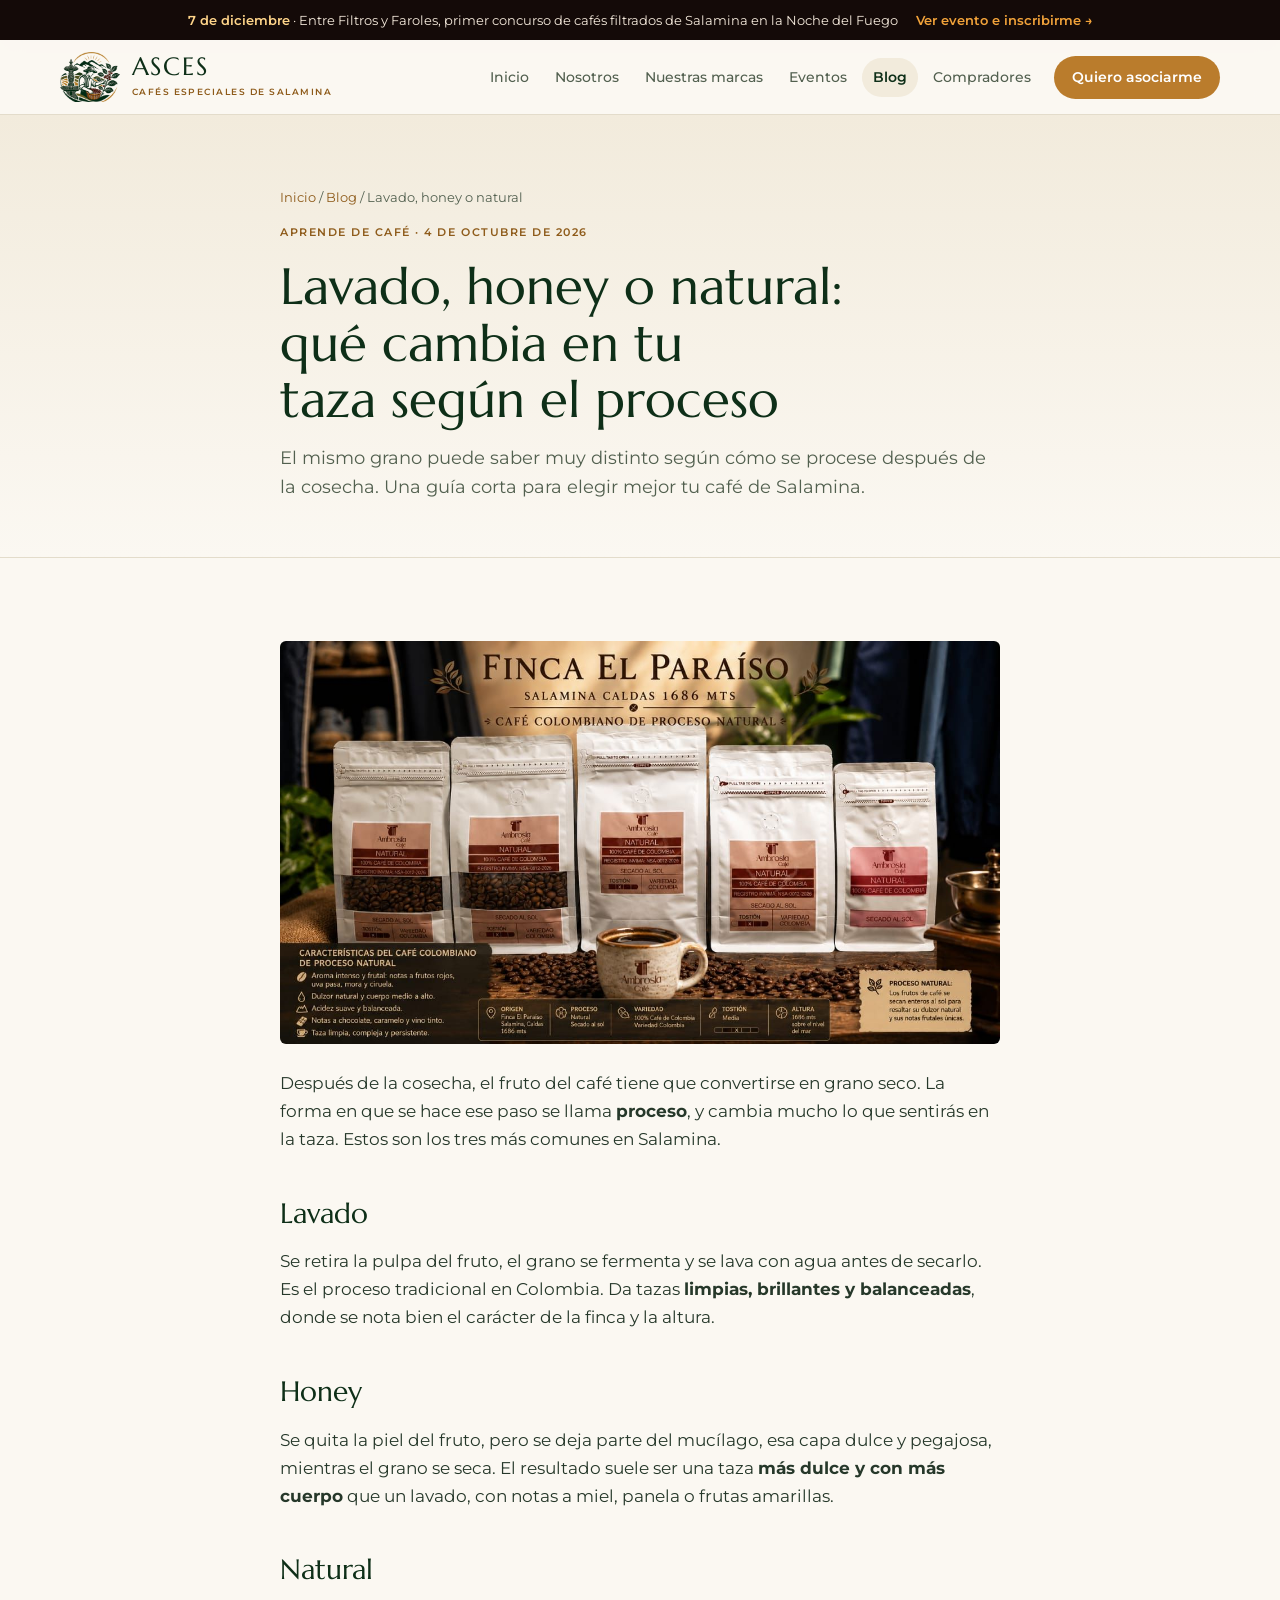
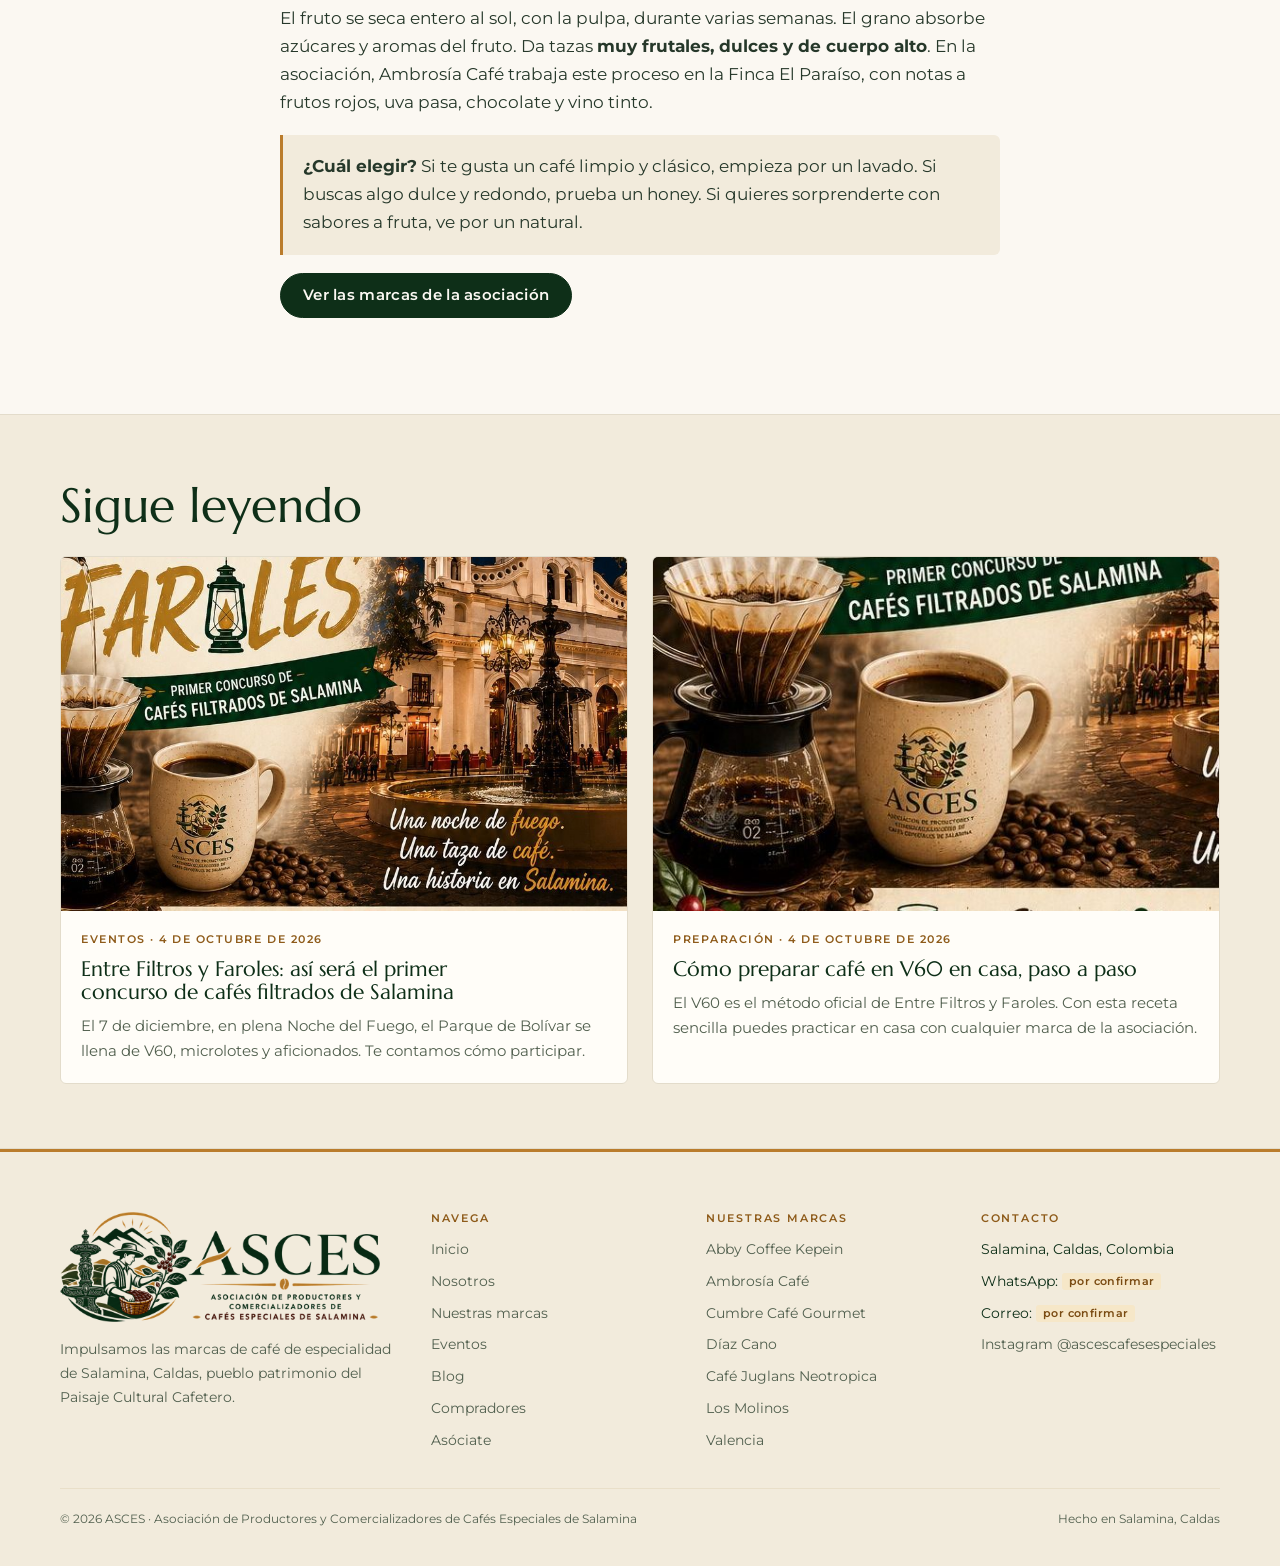
<file: blog-procesos-del-cafe.html>
<!doctype html>
<html lang="es">
<head>
<meta charset="utf-8">
<meta name="viewport" content="width=device-width, initial-scale=1, viewport-fit=cover">
<title>Lavado, honey o natural · ASCES</title>
<meta name="description" content="El mismo grano puede saber muy distinto según cómo se procese después de la cosecha. Una guía corta para elegir mejor tu café de Salamina.">
<link rel="canonical" href="https://soysebastianrincon-del.github.io/asces-salamina/blog-procesos-del-cafe.html">
<meta property="og:title" content="Lavado, honey o natural · ASCES">
<meta property="og:description" content="El mismo grano puede saber muy distinto según cómo se procese después de la cosecha. Una guía corta para elegir mejor tu café de Salamina.">
<meta property="og:image" content="https://soysebastianrincon-del.github.io/asces-salamina/logo-vertical.png">
<meta property="og:type" content="website">
<meta property="og:locale" content="es_CO">
<meta name="theme-color" content="#0E2F18">
<link rel="icon" type="image/png" href="favicon.png">
<link rel="preconnect" href="https://fonts.googleapis.com"><link rel="preconnect" href="https://fonts.gstatic.com" crossorigin>
<link rel="stylesheet" href="https://fonts.googleapis.com/css2?family=Caveat:wght@600&family=Marcellus&family=Montserrat:wght@400;500;600;700&display=swap">
<link rel="stylesheet" href="styles.css">
</head>
<body>
<a class="skip" href="#contenido">Saltar al contenido</a>
<div class="announce"><div class="wrap"><span><b>7 de diciembre</b> · Entre Filtros y Faroles, primer concurso de cafés filtrados de Salamina en la Noche del Fuego</span><a href="eventos.html">Ver evento e inscribirme →</a></div></div>
<header class="nav">
  <div class="wrap">
    <a class="brandlink" href="index.html" aria-label="ASCES, inicio"><img src="logo-emblema-sm.png" alt="" width="60" height="50"><span><b>ASCES</b><small>Cafés especiales de Salamina</small></span></a>
    <button class="menu-btn" aria-expanded="false" aria-controls="menu">Menú</button>
    <ul class="menu" id="menu"><li><a href="index.html">Inicio</a></li><li><a href="nosotros.html">Nosotros</a></li><li><a href="marcas.html">Nuestras marcas</a></li><li><a href="eventos.html">Eventos</a></li><li><a href="blog.html" aria-current="page">Blog</a></li><li><a href="compradores.html">Compradores</a></li><li class="menu-cta"><a href="asociate.html">Quiero asociarme</a></li></ul>
  </div>
</header>
<main id="contenido">

<section class="pagehead"><div class="narrow stack" style="gap:16px">
  <p class="crumbs"><a href="index.html">Inicio</a> / <a href="blog.html">Blog</a> / Lavado, honey o natural</p>
  <span class="meta">Aprende de café · 4 de octubre de 2026</span>
  <h1 style="font-size:clamp(2rem,4.6vw,3.2rem)">Lavado, honey o natural: qué cambia en tu taza según el proceso</h1>
  <p class="lead">El mismo grano puede saber muy distinto según cómo se procese después de la cosecha. Una guía corta para elegir mejor tu café de Salamina.</p>
</div></section>
<article class="article"><div class="narrow">
  <figure><img src="marca-ambrosia.jpg" alt=""></figure>
  
<p>Después de la cosecha, el fruto del café tiene que convertirse en grano seco. La forma en que se hace ese paso se llama <b>proceso</b>, y cambia mucho lo que sentirás en la taza. Estos son los tres más comunes en Salamina.</p>
<h2>Lavado</h2>
<p>Se retira la pulpa del fruto, el grano se fermenta y se lava con agua antes de secarlo. Es el proceso tradicional en Colombia. Da tazas <b>limpias, brillantes y balanceadas</b>, donde se nota bien el carácter de la finca y la altura.</p>
<h2>Honey</h2>
<p>Se quita la piel del fruto, pero se deja parte del mucílago, esa capa dulce y pegajosa, mientras el grano se seca. El resultado suele ser una taza <b>más dulce y con más cuerpo</b> que un lavado, con notas a miel, panela o frutas amarillas.</p>
<h2>Natural</h2>
<p>El fruto se seca entero al sol, con la pulpa, durante varias semanas. El grano absorbe azúcares y aromas del fruto. Da tazas <b>muy frutales, dulces y de cuerpo alto</b>. En la asociación, Ambrosía Café trabaja este proceso en la Finca El Paraíso, con notas a frutos rojos, uva pasa, chocolate y vino tinto.</p>
<div class="callout"><p><b>¿Cuál elegir?</b> Si te gusta un café limpio y clásico, empieza por un lavado. Si buscas algo dulce y redondo, prueba un honey. Si quieres sorprenderte con sabores a fruta, ve por un natural.</p></div>
<p><a class="btn btn-primary" href="marcas.html">Ver las marcas de la asociación</a></p>

</div></article>
<section class="section-tight band"><div class="wrap stack" style="gap:24px"><h2>Sigue leyendo</h2><div class="posts" style="grid-template-columns:repeat(auto-fit,minmax(280px,1fr))"><a class="post" href="blog-entre-filtros-y-faroles.html"><div class="ph"><img src="blog-entre-filtros.jpg" alt="" loading="lazy"></div>
      <div class="body"><span class="meta">Eventos · 4 de octubre de 2026</span><h3>Entre Filtros y Faroles: así será el primer concurso de cafés filtrados de Salamina</h3><p>El 7 de diciembre, en plena Noche del Fuego, el Parque de Bolívar se llena de V60, microlotes y aficionados. Te contamos cómo participar.</p></div></a><a class="post" href="blog-receta-v60.html"><div class="ph"><img src="blog-v60.jpg" alt="" loading="lazy"></div>
      <div class="body"><span class="meta">Preparación · 4 de octubre de 2026</span><h3>Cómo preparar café en V60 en casa, paso a paso</h3><p>El V60 es el método oficial de Entre Filtros y Faroles. Con esta receta sencilla puedes practicar en casa con cualquier marca de la asociación.</p></div></a></div></div></section>
</main>
<footer>
  <div class="wrap foot">
    <div class="stack" style="gap:16px">
      <img src="logo-horizontal.png" alt="ASCES, Asociación de Productores y Comercializadores de Cafés Especiales de Salamina" width="900" height="310" loading="lazy">
      <p>Impulsamos las marcas de café de especialidad de Salamina, Caldas, pueblo patrimonio del Paisaje Cultural Cafetero.</p>
    </div>
    <div><h4>Navega</h4><ul><li><a href="index.html">Inicio</a></li><li><a href="nosotros.html">Nosotros</a></li><li><a href="marcas.html">Nuestras marcas</a></li><li><a href="eventos.html">Eventos</a></li><li><a href="blog.html">Blog</a></li><li><a href="compradores.html">Compradores</a></li><li><a href="asociate.html">Asóciate</a></li></ul></div>
    <div><h4>Nuestras marcas</h4><ul><li><a href="marcas.html#abby">Abby Coffee Kepein</a></li><li><a href="marcas.html#ambrosia">Ambrosía Café</a></li><li><a href="marcas.html#cumbre">Cumbre Café Gourmet</a></li><li><a href="marcas.html#diaz-cano">Díaz Cano</a></li><li><a href="marcas.html#juglans">Café Juglans Neotropica</a></li><li><a href="marcas.html#los-molinos">Los Molinos</a></li><li><a href="marcas.html#valencia">Valencia</a></li></ul></div>
    <div><h4>Contacto</h4><ul>
      <li>Salamina, Caldas, Colombia</li>
      <li>WhatsApp: <span class="pending">por confirmar</span></li>
      <li>Correo: <span class="pending">por confirmar</span></li>
      <li><a href="https://www.instagram.com/ascescafesespeciales/" target="_blank" rel="noopener">Instagram @ascescafesespeciales</a></li>
    </ul></div>
    <div class="legal"><span>© <span data-year>2026</span> ASCES · Asociación de Productores y Comercializadores de Cafés Especiales de Salamina</span><span>Hecho en Salamina, Caldas</span></div>
  </div>
</footer>
<script src="main.js"></script>
</body>
</html>
</file>
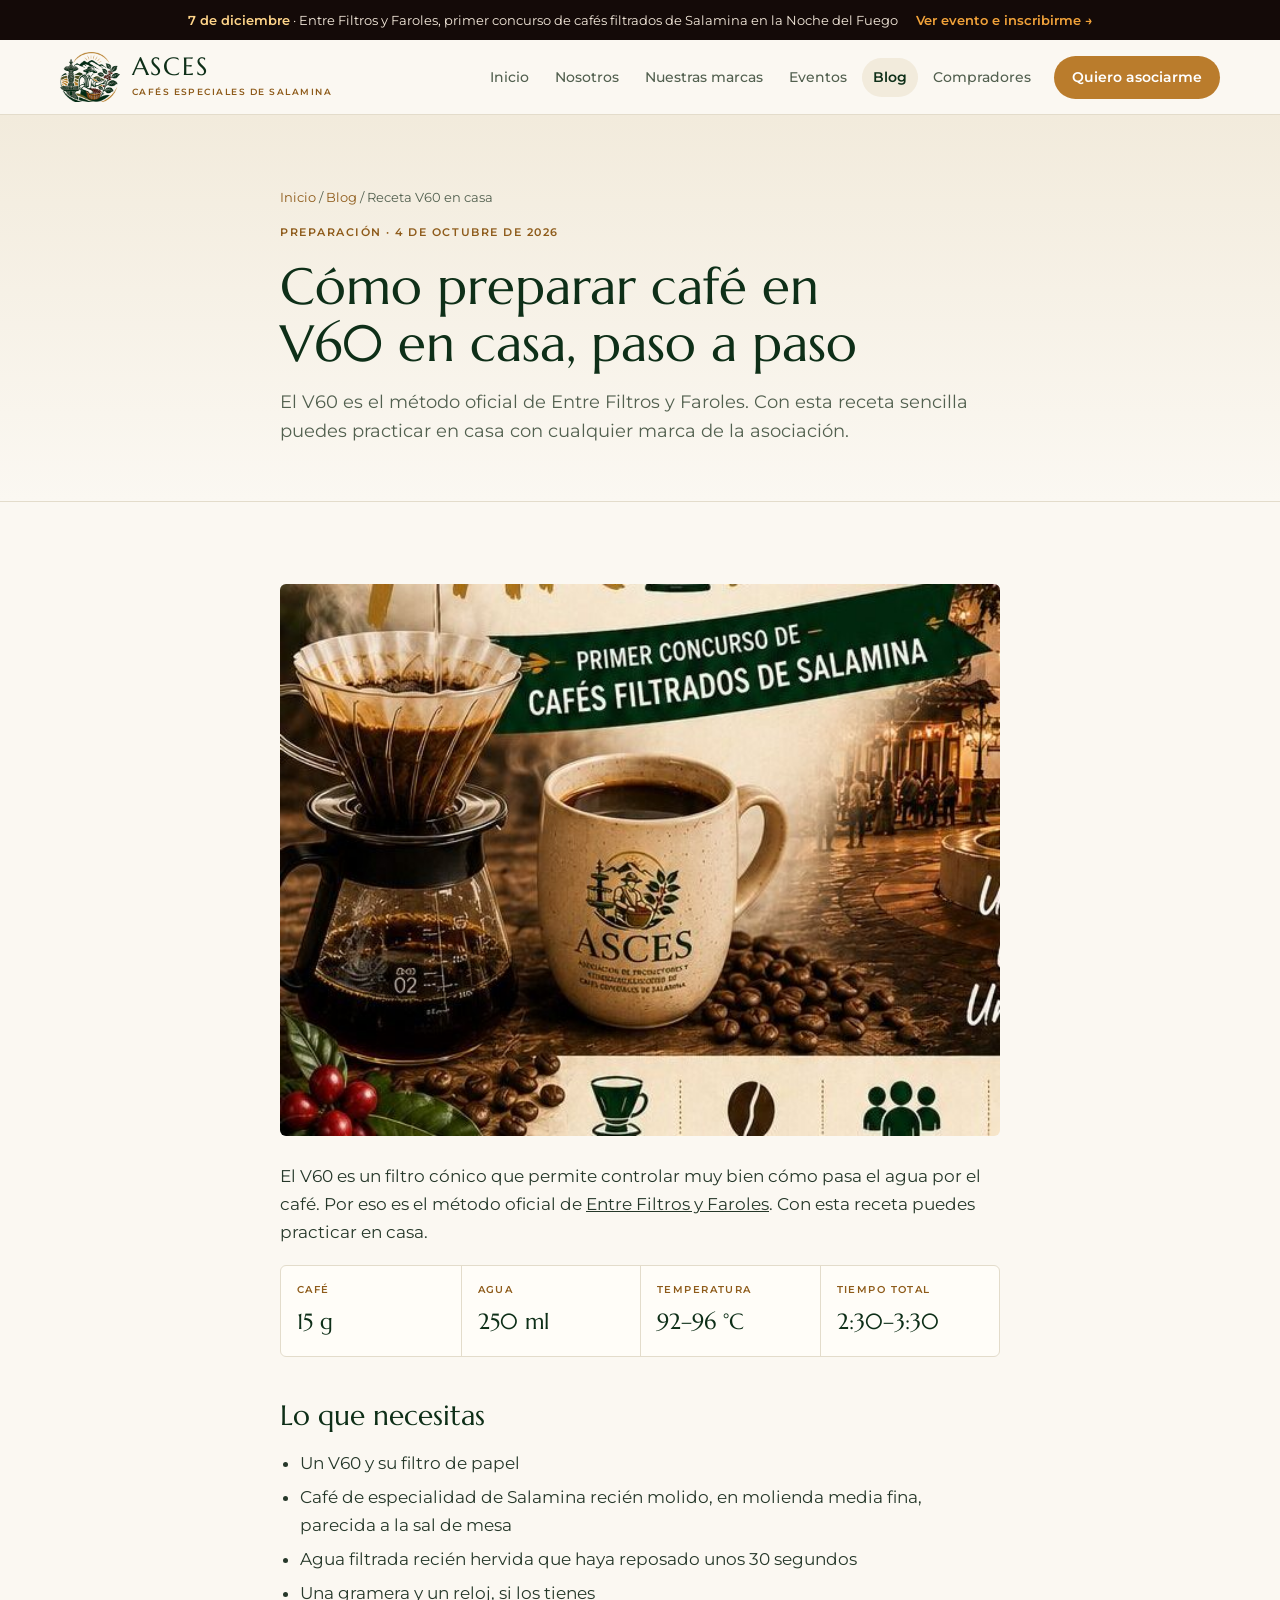
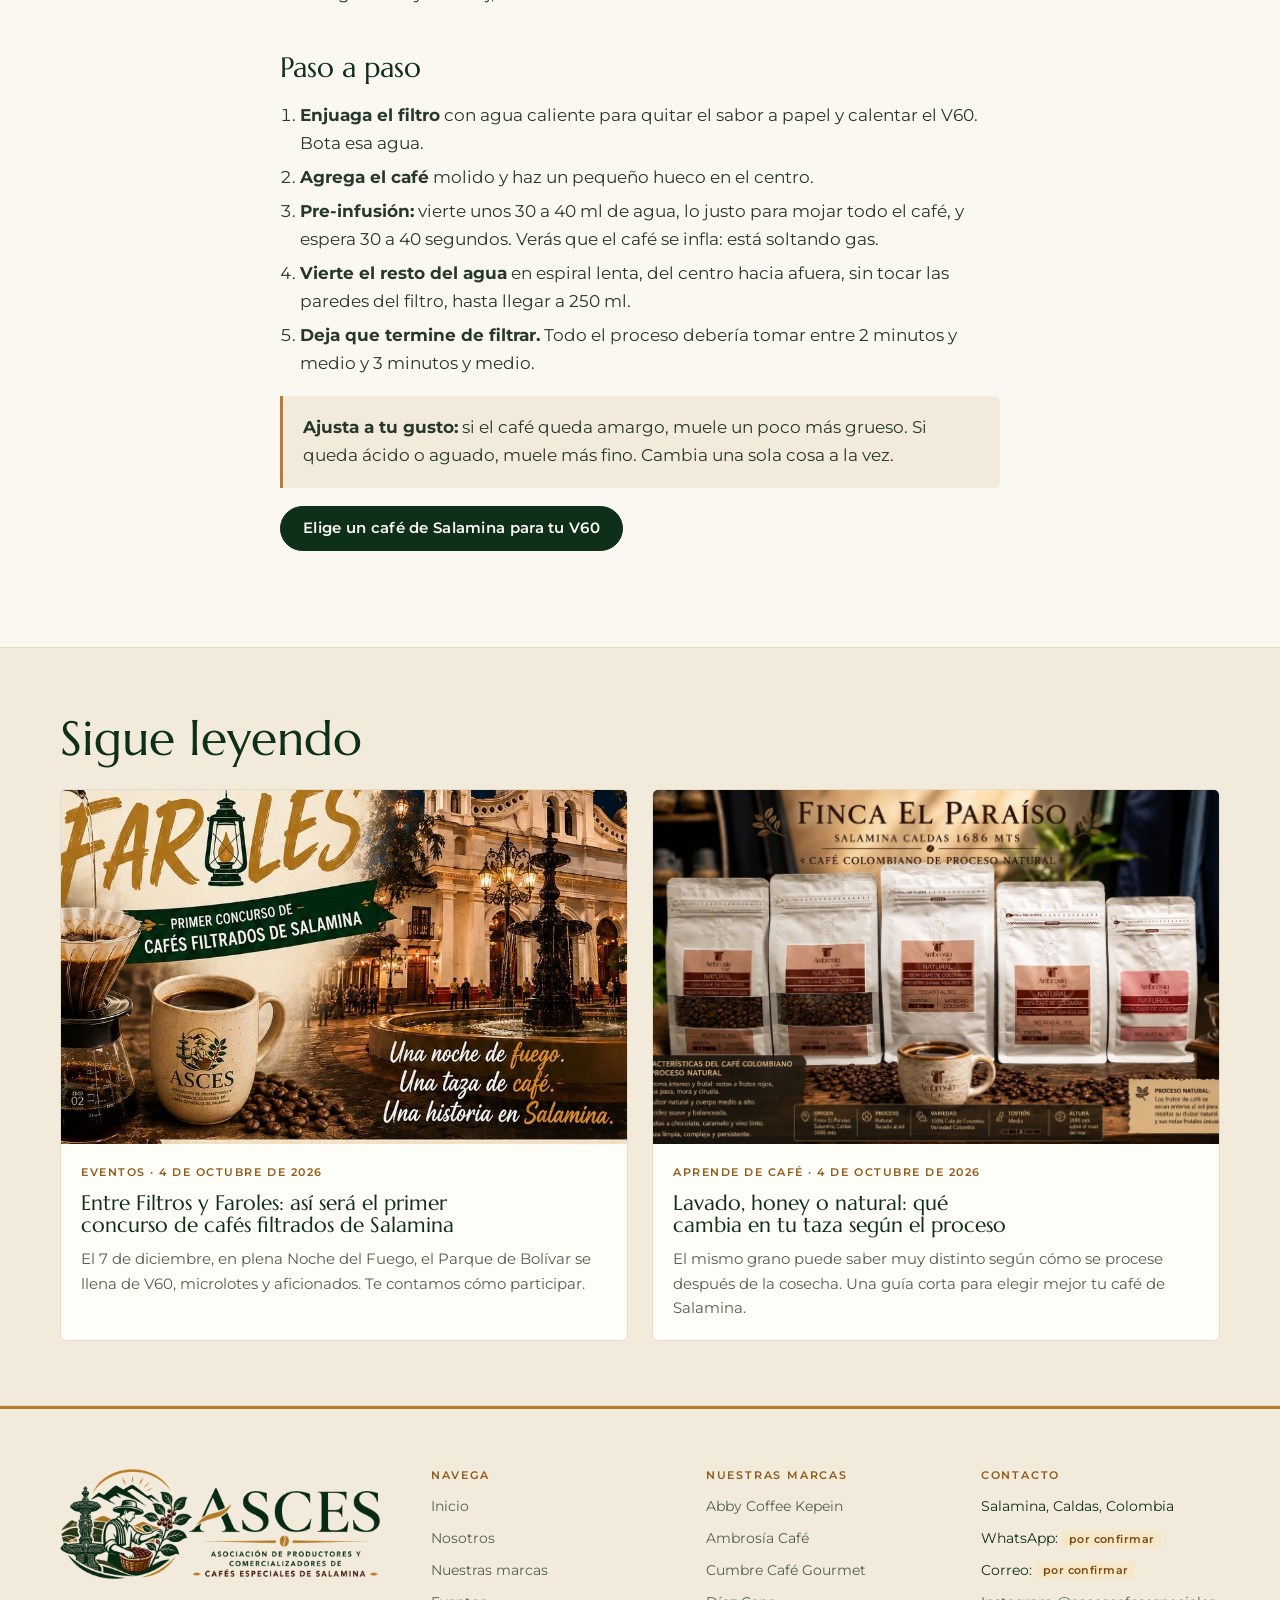
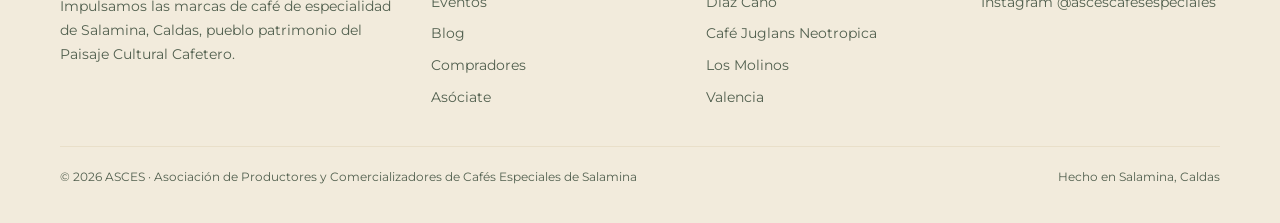
<file: blog-receta-v60.html>
<!doctype html>
<html lang="es">
<head>
<meta charset="utf-8">
<meta name="viewport" content="width=device-width, initial-scale=1, viewport-fit=cover">
<title>Receta V60 en casa · ASCES</title>
<meta name="description" content="El V60 es el método oficial de Entre Filtros y Faroles. Con esta receta sencilla puedes practicar en casa con cualquier marca de la asociación.">
<link rel="canonical" href="https://soysebastianrincon-del.github.io/asces-salamina/blog-receta-v60.html">
<meta property="og:title" content="Receta V60 en casa · ASCES">
<meta property="og:description" content="El V60 es el método oficial de Entre Filtros y Faroles. Con esta receta sencilla puedes practicar en casa con cualquier marca de la asociación.">
<meta property="og:image" content="https://soysebastianrincon-del.github.io/asces-salamina/logo-vertical.png">
<meta property="og:type" content="website">
<meta property="og:locale" content="es_CO">
<meta name="theme-color" content="#0E2F18">
<link rel="icon" type="image/png" href="favicon.png">
<link rel="preconnect" href="https://fonts.googleapis.com"><link rel="preconnect" href="https://fonts.gstatic.com" crossorigin>
<link rel="stylesheet" href="https://fonts.googleapis.com/css2?family=Caveat:wght@600&family=Marcellus&family=Montserrat:wght@400;500;600;700&display=swap">
<link rel="stylesheet" href="styles.css">
</head>
<body>
<a class="skip" href="#contenido">Saltar al contenido</a>
<div class="announce"><div class="wrap"><span><b>7 de diciembre</b> · Entre Filtros y Faroles, primer concurso de cafés filtrados de Salamina en la Noche del Fuego</span><a href="eventos.html">Ver evento e inscribirme →</a></div></div>
<header class="nav">
  <div class="wrap">
    <a class="brandlink" href="index.html" aria-label="ASCES, inicio"><img src="logo-emblema-sm.png" alt="" width="60" height="50"><span><b>ASCES</b><small>Cafés especiales de Salamina</small></span></a>
    <button class="menu-btn" aria-expanded="false" aria-controls="menu">Menú</button>
    <ul class="menu" id="menu"><li><a href="index.html">Inicio</a></li><li><a href="nosotros.html">Nosotros</a></li><li><a href="marcas.html">Nuestras marcas</a></li><li><a href="eventos.html">Eventos</a></li><li><a href="blog.html" aria-current="page">Blog</a></li><li><a href="compradores.html">Compradores</a></li><li class="menu-cta"><a href="asociate.html">Quiero asociarme</a></li></ul>
  </div>
</header>
<main id="contenido">

<section class="pagehead"><div class="narrow stack" style="gap:16px">
  <p class="crumbs"><a href="index.html">Inicio</a> / <a href="blog.html">Blog</a> / Receta V60 en casa</p>
  <span class="meta">Preparación · 4 de octubre de 2026</span>
  <h1 style="font-size:clamp(2rem,4.6vw,3.2rem)">Cómo preparar café en V60 en casa, paso a paso</h1>
  <p class="lead">El V60 es el método oficial de Entre Filtros y Faroles. Con esta receta sencilla puedes practicar en casa con cualquier marca de la asociación.</p>
</div></section>
<article class="article"><div class="narrow">
  <figure><img src="blog-v60.jpg" alt=""></figure>
  
<p>El V60 es un filtro cónico que permite controlar muy bien cómo pasa el agua por el café. Por eso es el método oficial de <a href="eventos.html">Entre Filtros y Faroles</a>. Con esta receta puedes practicar en casa.</p>
<div class="recipe">
  <div><small>Café</small><b>15 g</b></div>
  <div><small>Agua</small><b>250 ml</b></div>
  <div><small>Temperatura</small><b>92–96 °C</b></div>
  <div><small>Tiempo total</small><b>2:30–3:30</b></div>
</div>
<h2>Lo que necesitas</h2>
<ul><li>Un V60 y su filtro de papel</li><li>Café de especialidad de Salamina recién molido, en molienda media fina, parecida a la sal de mesa</li><li>Agua filtrada recién hervida que haya reposado unos 30 segundos</li><li>Una gramera y un reloj, si los tienes</li></ul>
<h2>Paso a paso</h2>
<ol>
  <li><b>Enjuaga el filtro</b> con agua caliente para quitar el sabor a papel y calentar el V60. Bota esa agua.</li>
  <li><b>Agrega el café</b> molido y haz un pequeño hueco en el centro.</li>
  <li><b>Pre-infusión:</b> vierte unos 30 a 40 ml de agua, lo justo para mojar todo el café, y espera 30 a 40 segundos. Verás que el café se infla: está soltando gas.</li>
  <li><b>Vierte el resto del agua</b> en espiral lenta, del centro hacia afuera, sin tocar las paredes del filtro, hasta llegar a 250 ml.</li>
  <li><b>Deja que termine de filtrar.</b> Todo el proceso debería tomar entre 2 minutos y medio y 3 minutos y medio.</li>
</ol>
<div class="callout"><p><b>Ajusta a tu gusto:</b> si el café queda amargo, muele un poco más grueso. Si queda ácido o aguado, muele más fino. Cambia una sola cosa a la vez.</p></div>
<p><a class="btn btn-primary" href="marcas.html">Elige un café de Salamina para tu V60</a></p>

</div></article>
<section class="section-tight band"><div class="wrap stack" style="gap:24px"><h2>Sigue leyendo</h2><div class="posts" style="grid-template-columns:repeat(auto-fit,minmax(280px,1fr))"><a class="post" href="blog-entre-filtros-y-faroles.html"><div class="ph"><img src="blog-entre-filtros.jpg" alt="" loading="lazy"></div>
      <div class="body"><span class="meta">Eventos · 4 de octubre de 2026</span><h3>Entre Filtros y Faroles: así será el primer concurso de cafés filtrados de Salamina</h3><p>El 7 de diciembre, en plena Noche del Fuego, el Parque de Bolívar se llena de V60, microlotes y aficionados. Te contamos cómo participar.</p></div></a><a class="post" href="blog-procesos-del-cafe.html"><div class="ph"><img src="marca-ambrosia.jpg" alt="" loading="lazy"></div>
      <div class="body"><span class="meta">Aprende de café · 4 de octubre de 2026</span><h3>Lavado, honey o natural: qué cambia en tu taza según el proceso</h3><p>El mismo grano puede saber muy distinto según cómo se procese después de la cosecha. Una guía corta para elegir mejor tu café de Salamina.</p></div></a></div></div></section>
</main>
<footer>
  <div class="wrap foot">
    <div class="stack" style="gap:16px">
      <img src="logo-horizontal.png" alt="ASCES, Asociación de Productores y Comercializadores de Cafés Especiales de Salamina" width="900" height="310" loading="lazy">
      <p>Impulsamos las marcas de café de especialidad de Salamina, Caldas, pueblo patrimonio del Paisaje Cultural Cafetero.</p>
    </div>
    <div><h4>Navega</h4><ul><li><a href="index.html">Inicio</a></li><li><a href="nosotros.html">Nosotros</a></li><li><a href="marcas.html">Nuestras marcas</a></li><li><a href="eventos.html">Eventos</a></li><li><a href="blog.html">Blog</a></li><li><a href="compradores.html">Compradores</a></li><li><a href="asociate.html">Asóciate</a></li></ul></div>
    <div><h4>Nuestras marcas</h4><ul><li><a href="marcas.html#abby">Abby Coffee Kepein</a></li><li><a href="marcas.html#ambrosia">Ambrosía Café</a></li><li><a href="marcas.html#cumbre">Cumbre Café Gourmet</a></li><li><a href="marcas.html#diaz-cano">Díaz Cano</a></li><li><a href="marcas.html#juglans">Café Juglans Neotropica</a></li><li><a href="marcas.html#los-molinos">Los Molinos</a></li><li><a href="marcas.html#valencia">Valencia</a></li></ul></div>
    <div><h4>Contacto</h4><ul>
      <li>Salamina, Caldas, Colombia</li>
      <li>WhatsApp: <span class="pending">por confirmar</span></li>
      <li>Correo: <span class="pending">por confirmar</span></li>
      <li><a href="https://www.instagram.com/ascescafesespeciales/" target="_blank" rel="noopener">Instagram @ascescafesespeciales</a></li>
    </ul></div>
    <div class="legal"><span>© <span data-year>2026</span> ASCES · Asociación de Productores y Comercializadores de Cafés Especiales de Salamina</span><span>Hecho en Salamina, Caldas</span></div>
  </div>
</footer>
<script src="main.js"></script>
</body>
</html>
</file>
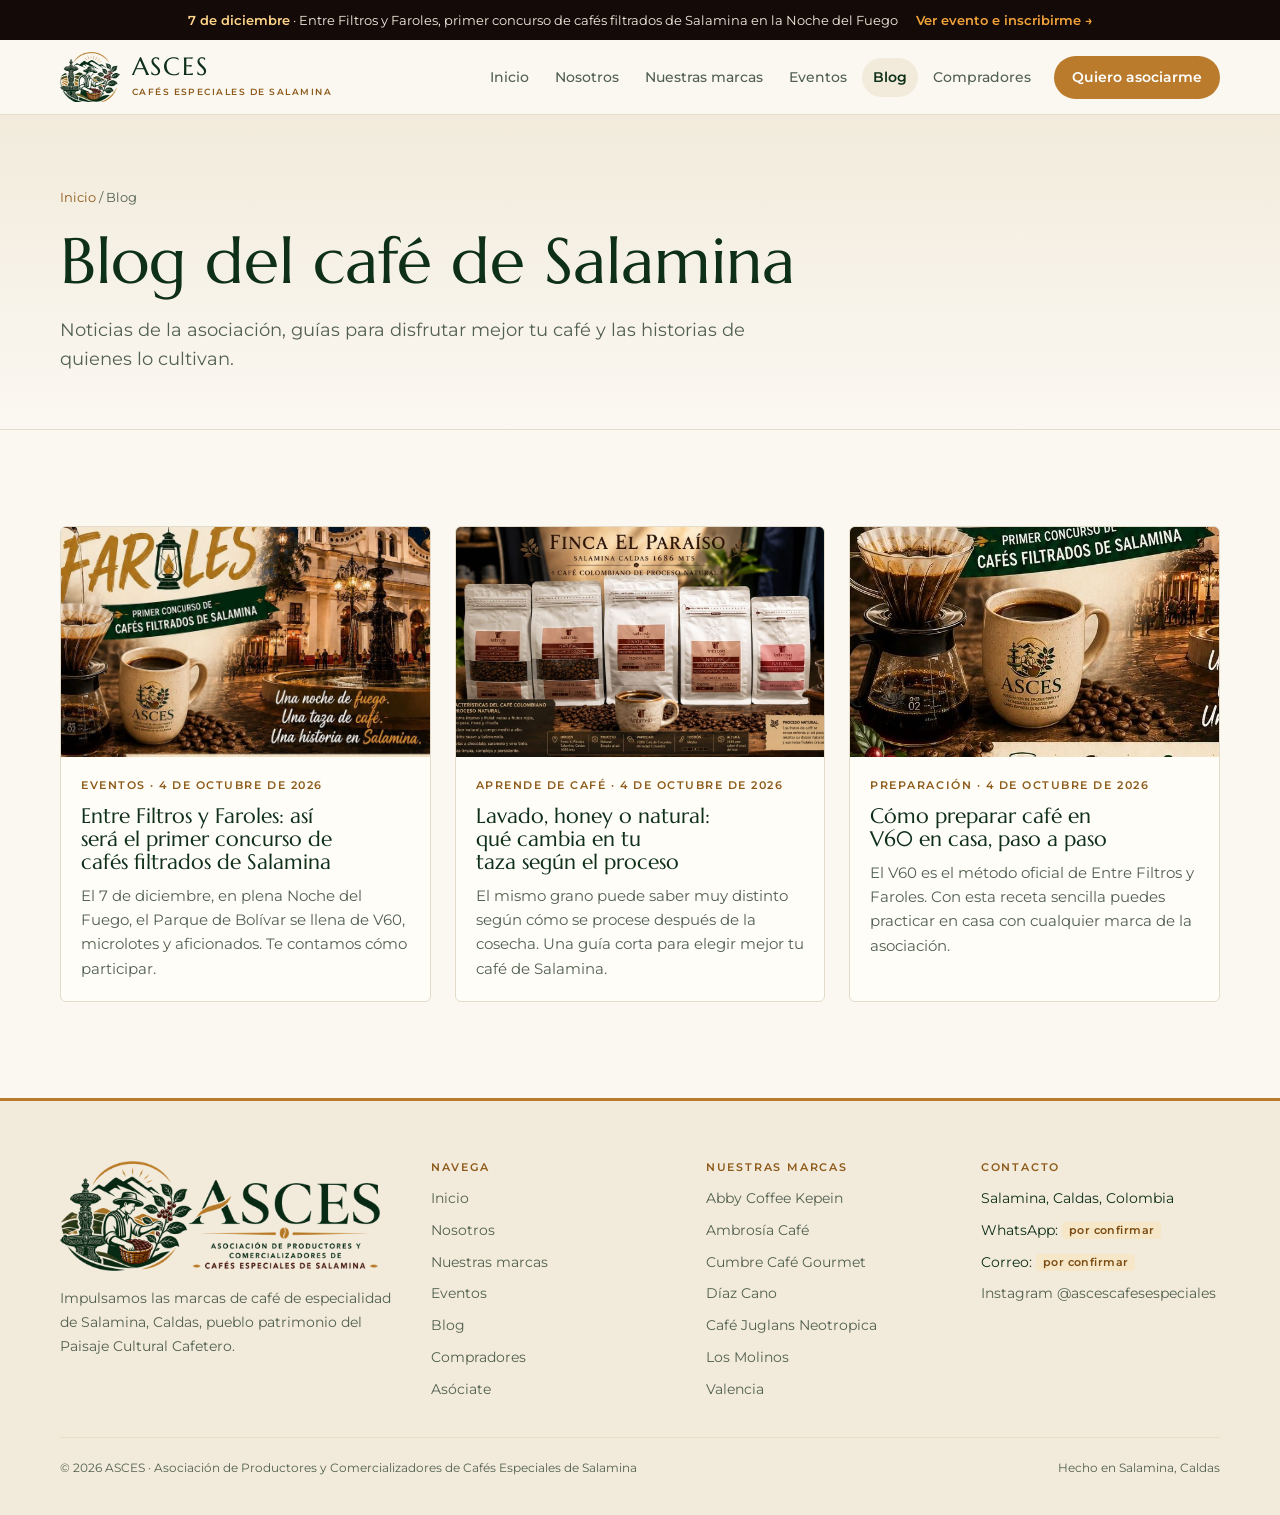
<file: blog.html>
<!doctype html>
<html lang="es">
<head>
<meta charset="utf-8">
<meta name="viewport" content="width=device-width, initial-scale=1, viewport-fit=cover">
<title>Blog · ASCES</title>
<meta name="description" content="Noticias, recetas y guías del café de especialidad de Salamina, Caldas, por ASCES.">
<link rel="canonical" href="https://soysebastianrincon-del.github.io/asces-salamina/blog.html">
<meta property="og:title" content="Blog · ASCES">
<meta property="og:description" content="Noticias, recetas y guías del café de especialidad de Salamina, Caldas, por ASCES.">
<meta property="og:image" content="https://soysebastianrincon-del.github.io/asces-salamina/logo-vertical.png">
<meta property="og:type" content="website">
<meta property="og:locale" content="es_CO">
<meta name="theme-color" content="#0E2F18">
<link rel="icon" type="image/png" href="favicon.png">
<link rel="preconnect" href="https://fonts.googleapis.com"><link rel="preconnect" href="https://fonts.gstatic.com" crossorigin>
<link rel="stylesheet" href="https://fonts.googleapis.com/css2?family=Caveat:wght@600&family=Marcellus&family=Montserrat:wght@400;500;600;700&display=swap">
<link rel="stylesheet" href="styles.css">
</head>
<body>
<a class="skip" href="#contenido">Saltar al contenido</a>
<div class="announce"><div class="wrap"><span><b>7 de diciembre</b> · Entre Filtros y Faroles, primer concurso de cafés filtrados de Salamina en la Noche del Fuego</span><a href="eventos.html">Ver evento e inscribirme →</a></div></div>
<header class="nav">
  <div class="wrap">
    <a class="brandlink" href="index.html" aria-label="ASCES, inicio"><img src="logo-emblema-sm.png" alt="" width="60" height="50"><span><b>ASCES</b><small>Cafés especiales de Salamina</small></span></a>
    <button class="menu-btn" aria-expanded="false" aria-controls="menu">Menú</button>
    <ul class="menu" id="menu"><li><a href="index.html">Inicio</a></li><li><a href="nosotros.html">Nosotros</a></li><li><a href="marcas.html">Nuestras marcas</a></li><li><a href="eventos.html">Eventos</a></li><li><a href="blog.html" aria-current="page">Blog</a></li><li><a href="compradores.html">Compradores</a></li><li class="menu-cta"><a href="asociate.html">Quiero asociarme</a></li></ul>
  </div>
</header>
<main id="contenido">

<section class="pagehead"><div class="wrap">
  <p class="crumbs"><a href="index.html">Inicio</a> / Blog</p>
  <h1>Blog del café de Salamina</h1>
  <p class="lead">Noticias de la asociación, guías para disfrutar mejor tu café y las historias de quienes lo cultivan.</p>
</div></section>
<section class="section"><div class="wrap posts"><a class="post" href="blog-entre-filtros-y-faroles.html"><div class="ph"><img src="blog-entre-filtros.jpg" alt="" loading="lazy"></div>
      <div class="body"><span class="meta">Eventos · 4 de octubre de 2026</span><h3>Entre Filtros y Faroles: así será el primer concurso de cafés filtrados de Salamina</h3><p>El 7 de diciembre, en plena Noche del Fuego, el Parque de Bolívar se llena de V60, microlotes y aficionados. Te contamos cómo participar.</p></div></a><a class="post" href="blog-procesos-del-cafe.html"><div class="ph"><img src="marca-ambrosia.jpg" alt="" loading="lazy"></div>
      <div class="body"><span class="meta">Aprende de café · 4 de octubre de 2026</span><h3>Lavado, honey o natural: qué cambia en tu taza según el proceso</h3><p>El mismo grano puede saber muy distinto según cómo se procese después de la cosecha. Una guía corta para elegir mejor tu café de Salamina.</p></div></a><a class="post" href="blog-receta-v60.html"><div class="ph"><img src="blog-v60.jpg" alt="" loading="lazy"></div>
      <div class="body"><span class="meta">Preparación · 4 de octubre de 2026</span><h3>Cómo preparar café en V60 en casa, paso a paso</h3><p>El V60 es el método oficial de Entre Filtros y Faroles. Con esta receta sencilla puedes practicar en casa con cualquier marca de la asociación.</p></div></a></div></section>
</main>
<footer>
  <div class="wrap foot">
    <div class="stack" style="gap:16px">
      <img src="logo-horizontal.png" alt="ASCES, Asociación de Productores y Comercializadores de Cafés Especiales de Salamina" width="900" height="310" loading="lazy">
      <p>Impulsamos las marcas de café de especialidad de Salamina, Caldas, pueblo patrimonio del Paisaje Cultural Cafetero.</p>
    </div>
    <div><h4>Navega</h4><ul><li><a href="index.html">Inicio</a></li><li><a href="nosotros.html">Nosotros</a></li><li><a href="marcas.html">Nuestras marcas</a></li><li><a href="eventos.html">Eventos</a></li><li><a href="blog.html">Blog</a></li><li><a href="compradores.html">Compradores</a></li><li><a href="asociate.html">Asóciate</a></li></ul></div>
    <div><h4>Nuestras marcas</h4><ul><li><a href="marcas.html#abby">Abby Coffee Kepein</a></li><li><a href="marcas.html#ambrosia">Ambrosía Café</a></li><li><a href="marcas.html#cumbre">Cumbre Café Gourmet</a></li><li><a href="marcas.html#diaz-cano">Díaz Cano</a></li><li><a href="marcas.html#juglans">Café Juglans Neotropica</a></li><li><a href="marcas.html#los-molinos">Los Molinos</a></li><li><a href="marcas.html#valencia">Valencia</a></li></ul></div>
    <div><h4>Contacto</h4><ul>
      <li>Salamina, Caldas, Colombia</li>
      <li>WhatsApp: <span class="pending">por confirmar</span></li>
      <li>Correo: <span class="pending">por confirmar</span></li>
      <li><a href="https://www.instagram.com/ascescafesespeciales/" target="_blank" rel="noopener">Instagram @ascescafesespeciales</a></li>
    </ul></div>
    <div class="legal"><span>© <span data-year>2026</span> ASCES · Asociación de Productores y Comercializadores de Cafés Especiales de Salamina</span><span>Hecho en Salamina, Caldas</span></div>
  </div>
</footer>
<script src="main.js"></script>
</body>
</html>
</file>
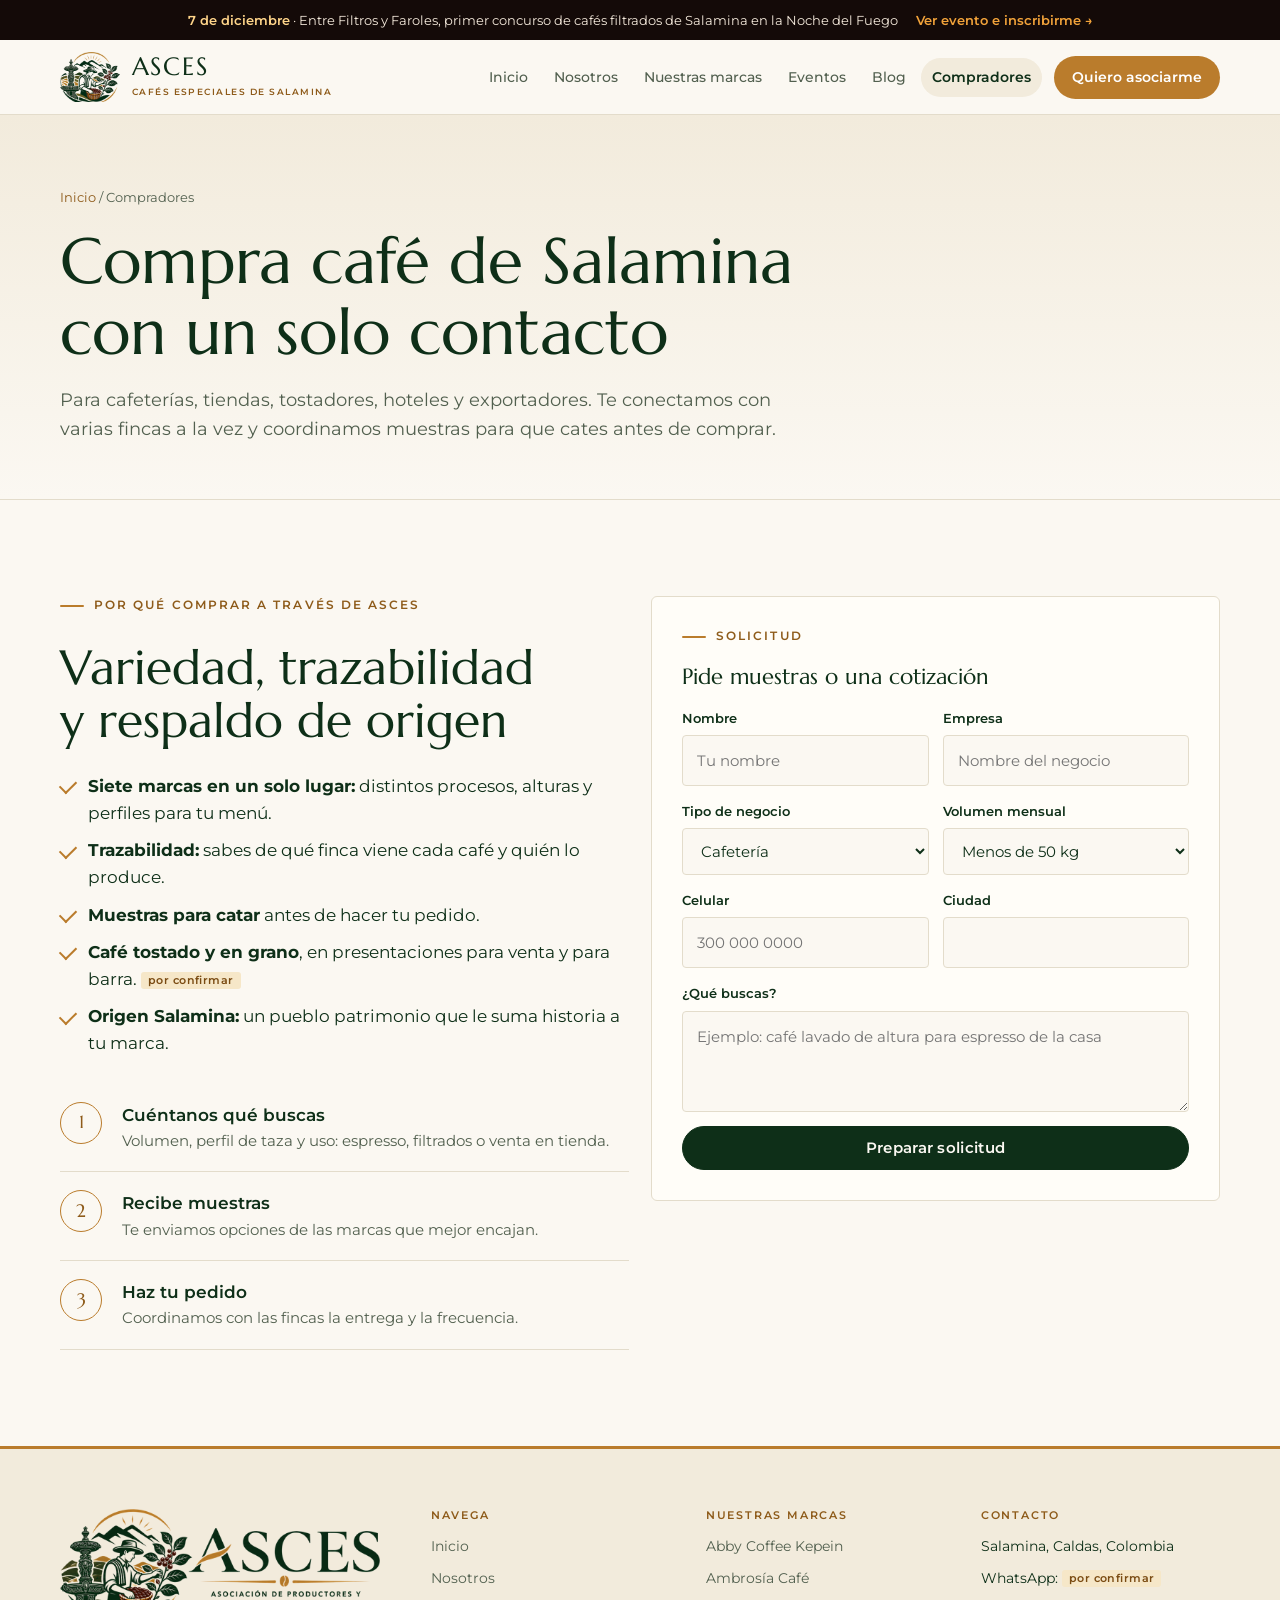
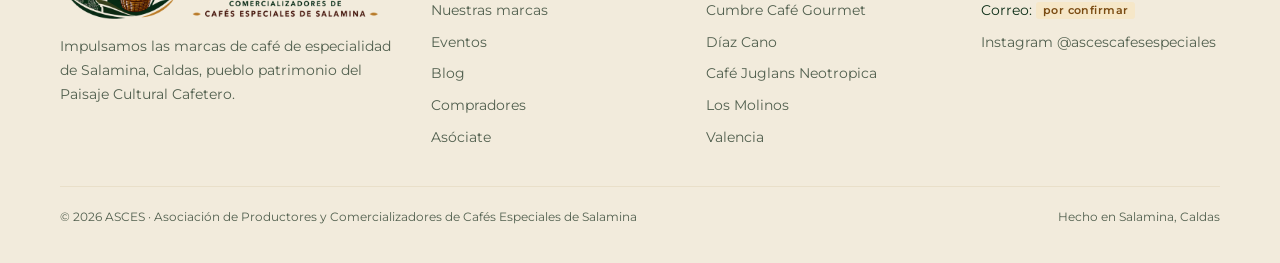
<file: compradores.html>
<!doctype html>
<html lang="es">
<head>
<meta charset="utf-8">
<meta name="viewport" content="width=device-width, initial-scale=1, viewport-fit=cover">
<title>Compradores · ASCES</title>
<meta name="description" content="Compra café de especialidad de Salamina para tu cafetería, tienda o tostadora. Muestras y cotizaciones con ASCES.">
<link rel="canonical" href="https://soysebastianrincon-del.github.io/asces-salamina/compradores.html">
<meta property="og:title" content="Compradores · ASCES">
<meta property="og:description" content="Compra café de especialidad de Salamina para tu cafetería, tienda o tostadora. Muestras y cotizaciones con ASCES.">
<meta property="og:image" content="https://soysebastianrincon-del.github.io/asces-salamina/logo-vertical.png">
<meta property="og:type" content="website">
<meta property="og:locale" content="es_CO">
<meta name="theme-color" content="#0E2F18">
<link rel="icon" type="image/png" href="favicon.png">
<link rel="preconnect" href="https://fonts.googleapis.com"><link rel="preconnect" href="https://fonts.gstatic.com" crossorigin>
<link rel="stylesheet" href="https://fonts.googleapis.com/css2?family=Caveat:wght@600&family=Marcellus&family=Montserrat:wght@400;500;600;700&display=swap">
<link rel="stylesheet" href="styles.css">
</head>
<body>
<a class="skip" href="#contenido">Saltar al contenido</a>
<div class="announce"><div class="wrap"><span><b>7 de diciembre</b> · Entre Filtros y Faroles, primer concurso de cafés filtrados de Salamina en la Noche del Fuego</span><a href="eventos.html">Ver evento e inscribirme →</a></div></div>
<header class="nav">
  <div class="wrap">
    <a class="brandlink" href="index.html" aria-label="ASCES, inicio"><img src="logo-emblema-sm.png" alt="" width="60" height="50"><span><b>ASCES</b><small>Cafés especiales de Salamina</small></span></a>
    <button class="menu-btn" aria-expanded="false" aria-controls="menu">Menú</button>
    <ul class="menu" id="menu"><li><a href="index.html">Inicio</a></li><li><a href="nosotros.html">Nosotros</a></li><li><a href="marcas.html">Nuestras marcas</a></li><li><a href="eventos.html">Eventos</a></li><li><a href="blog.html">Blog</a></li><li><a href="compradores.html" aria-current="page">Compradores</a></li><li class="menu-cta"><a href="asociate.html">Quiero asociarme</a></li></ul>
  </div>
</header>
<main id="contenido">

<section class="pagehead"><div class="wrap">
  <p class="crumbs"><a href="index.html">Inicio</a> / Compradores</p>
  <h1>Compra café de Salamina con un solo contacto</h1>
  <p class="lead">Para cafeterías, tiendas, tostadores, hoteles y exportadores. Te conectamos con varias fincas a la vez y coordinamos muestras para que cates antes de comprar.</p>
</div></section>
<section class="section"><div class="wrap duo" style="align-items:start">
  <div class="stack" style="gap:26px">
    <span class="eyebrow">Por qué comprar a través de ASCES</span>
    <h2>Variedad, trazabilidad y respaldo de origen</h2>
    <ul class="checklist">
      <li><b>Siete marcas en un solo lugar:</b> distintos procesos, alturas y perfiles para tu menú.</li>
      <li><b>Trazabilidad:</b> sabes de qué finca viene cada café y quién lo produce.</li>
      <li><b>Muestras para catar</b> antes de hacer tu pedido.</li>
      <li><b>Café tostado y en grano</b>, en presentaciones para venta y para barra. <span class="pending">por confirmar</span></li>
      <li><b>Origen Salamina:</b> un pueblo patrimonio que le suma historia a tu marca.</li>
    </ul>
    <ol class="steps">
      <li><div><b>Cuéntanos qué buscas</b><p>Volumen, perfil de taza y uso: espresso, filtrados o venta en tienda.</p></div></li>
      <li><div><b>Recibe muestras</b><p>Te enviamos opciones de las marcas que mejor encajan.</p></div></li>
      <li><div><b>Haz tu pedido</b><p>Coordinamos con las fincas la entrega y la frecuencia.</p></div></li>
    </ol>
  </div>
  <div class="form-card">
      <span class="eyebrow">Solicitud</span><h3>Pide muestras o una cotización</h3>
      <form data-wa="Hola ASCES, quiero información para comprar café de Salamina."><div class="two"><div class="field"><label for="b-nombre">Nombre</label><input id="b-nombre" type="text" data-label="Nombre" placeholder="Tu nombre" required></div><div class="field"><label for="b-empresa">Empresa</label><input id="b-empresa" type="text" data-label="Empresa" placeholder="Nombre del negocio"></div></div><div class="two"><div class="field"><label for="b-tipo">Tipo de negocio</label><select id="b-tipo" data-label="Tipo de negocio"><option>Cafetería</option><option>Tienda</option><option>Tostadora</option><option>Exportador</option><option>Hotel o restaurante</option><option>Otro</option></select></div><div class="field"><label for="b-vol">Volumen mensual</label><select id="b-vol" data-label="Volumen mensual"><option>Menos de 50 kg</option><option>50 a 250 kg</option><option>250 a 1.000 kg</option><option>Más de 1.000 kg</option></select></div></div><div class="two"><div class="field"><label for="b-cel">Celular</label><input id="b-cel" type="tel" data-label="Celular" placeholder="300 000 0000" required></div><div class="field"><label for="b-ciudad">Ciudad</label><input id="b-ciudad" type="text" data-label="Ciudad" placeholder=""></div></div><div class="field"><label for="b-msg">¿Qué buscas?</label><textarea id="b-msg" rows="3" data-label="¿Qué buscas?" placeholder="Ejemplo: café lavado de altura para espresso de la casa"></textarea></div><button class="btn btn-primary" type="submit">Preparar solicitud</button></form>
      <div class="form-out" hidden>
        <p class="ok">Tu mensaje está listo</p>
        <pre></pre>
        <div class="row"><a class="btn btn-gold wa" href="#" target="_blank" rel="noopener" hidden>Enviar por WhatsApp</a><button class="btn btn-sm copy" type="button">Copiar mensaje</button></div>
        <p class="note contact-line" hidden>Muy pronto podrás enviarlo directo al WhatsApp de ASCES. Mientras tanto, cópialo y escríbenos por Instagram a <a href="https://www.instagram.com/ascescafesespeciales/" target="_blank" rel="noopener">@ascescafesespeciales</a>.</p>
      </div>
    </div>
</div></section>
</main>
<footer>
  <div class="wrap foot">
    <div class="stack" style="gap:16px">
      <img src="logo-horizontal.png" alt="ASCES, Asociación de Productores y Comercializadores de Cafés Especiales de Salamina" width="900" height="310" loading="lazy">
      <p>Impulsamos las marcas de café de especialidad de Salamina, Caldas, pueblo patrimonio del Paisaje Cultural Cafetero.</p>
    </div>
    <div><h4>Navega</h4><ul><li><a href="index.html">Inicio</a></li><li><a href="nosotros.html">Nosotros</a></li><li><a href="marcas.html">Nuestras marcas</a></li><li><a href="eventos.html">Eventos</a></li><li><a href="blog.html">Blog</a></li><li><a href="compradores.html">Compradores</a></li><li><a href="asociate.html">Asóciate</a></li></ul></div>
    <div><h4>Nuestras marcas</h4><ul><li><a href="marcas.html#abby">Abby Coffee Kepein</a></li><li><a href="marcas.html#ambrosia">Ambrosía Café</a></li><li><a href="marcas.html#cumbre">Cumbre Café Gourmet</a></li><li><a href="marcas.html#diaz-cano">Díaz Cano</a></li><li><a href="marcas.html#juglans">Café Juglans Neotropica</a></li><li><a href="marcas.html#los-molinos">Los Molinos</a></li><li><a href="marcas.html#valencia">Valencia</a></li></ul></div>
    <div><h4>Contacto</h4><ul>
      <li>Salamina, Caldas, Colombia</li>
      <li>WhatsApp: <span class="pending">por confirmar</span></li>
      <li>Correo: <span class="pending">por confirmar</span></li>
      <li><a href="https://www.instagram.com/ascescafesespeciales/" target="_blank" rel="noopener">Instagram @ascescafesespeciales</a></li>
    </ul></div>
    <div class="legal"><span>© <span data-year>2026</span> ASCES · Asociación de Productores y Comercializadores de Cafés Especiales de Salamina</span><span>Hecho en Salamina, Caldas</span></div>
  </div>
</footer>
<script src="main.js"></script>
</body>
</html>
</file>
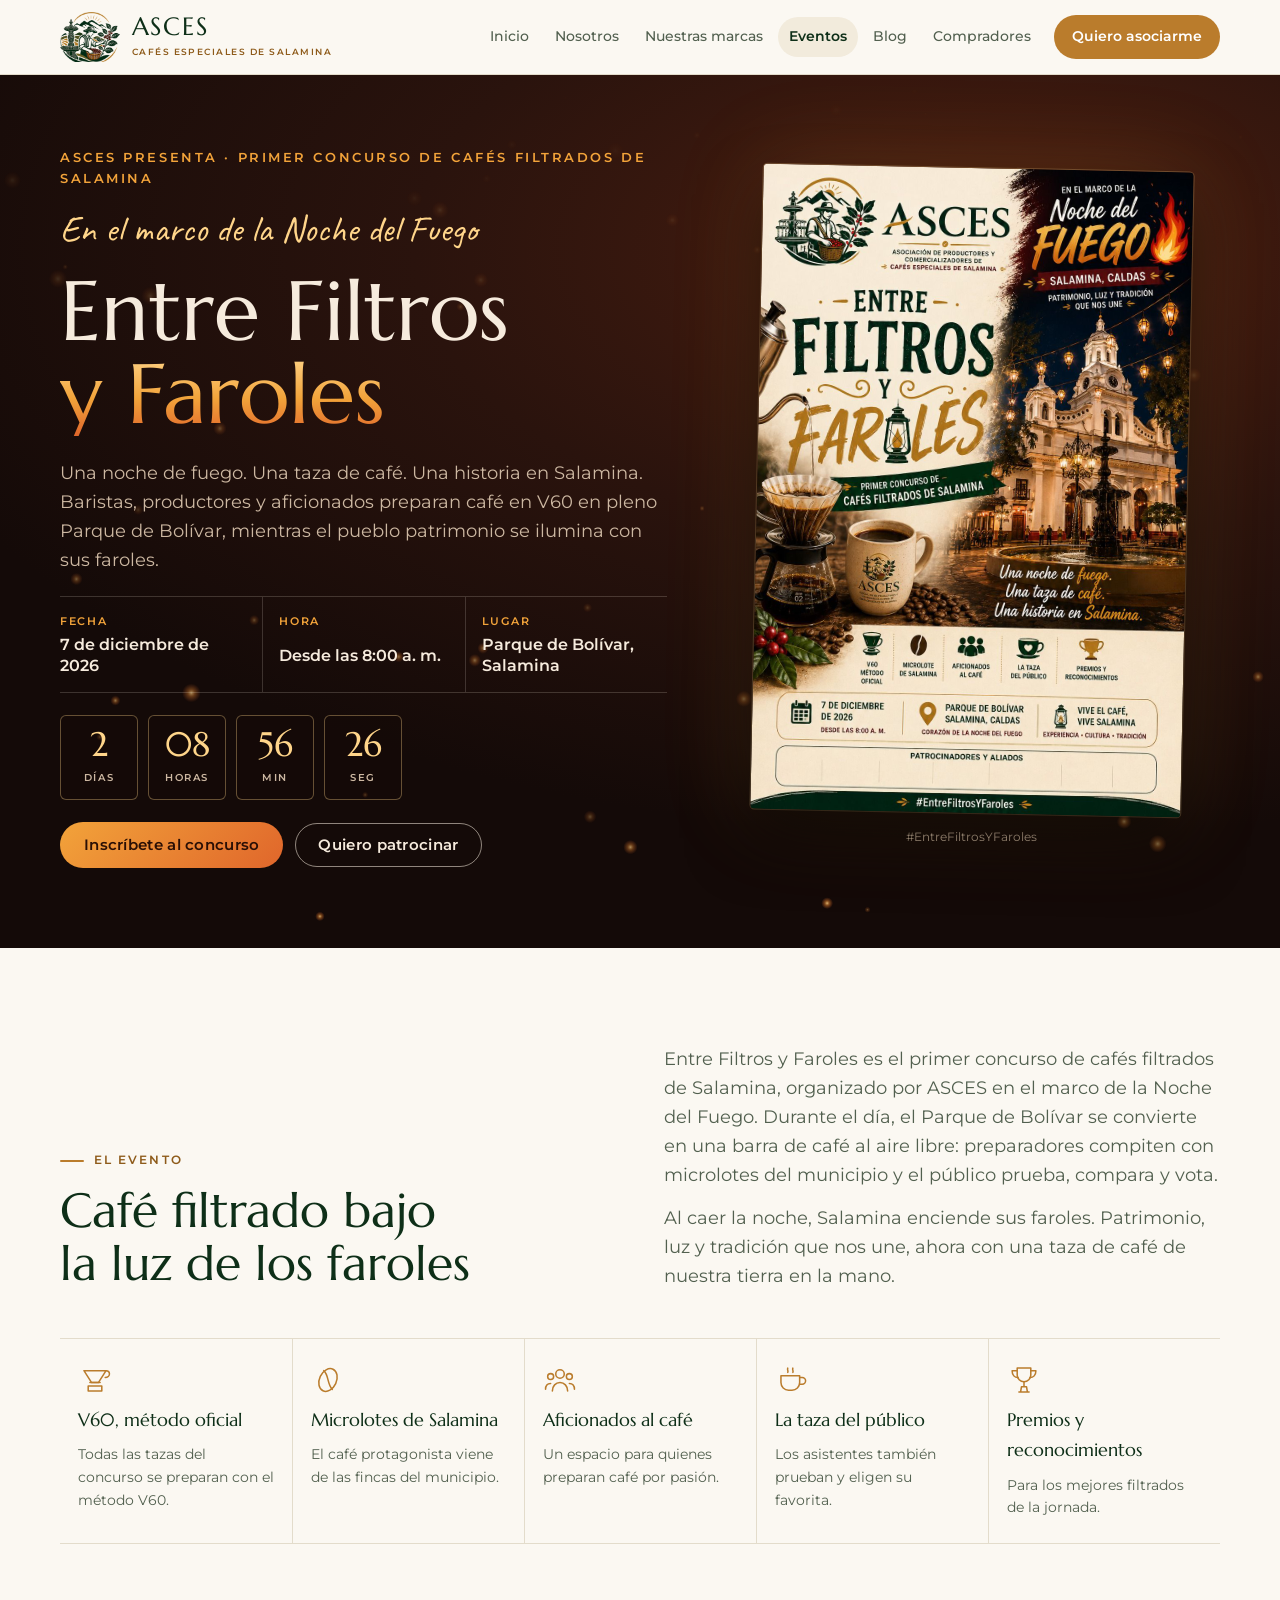
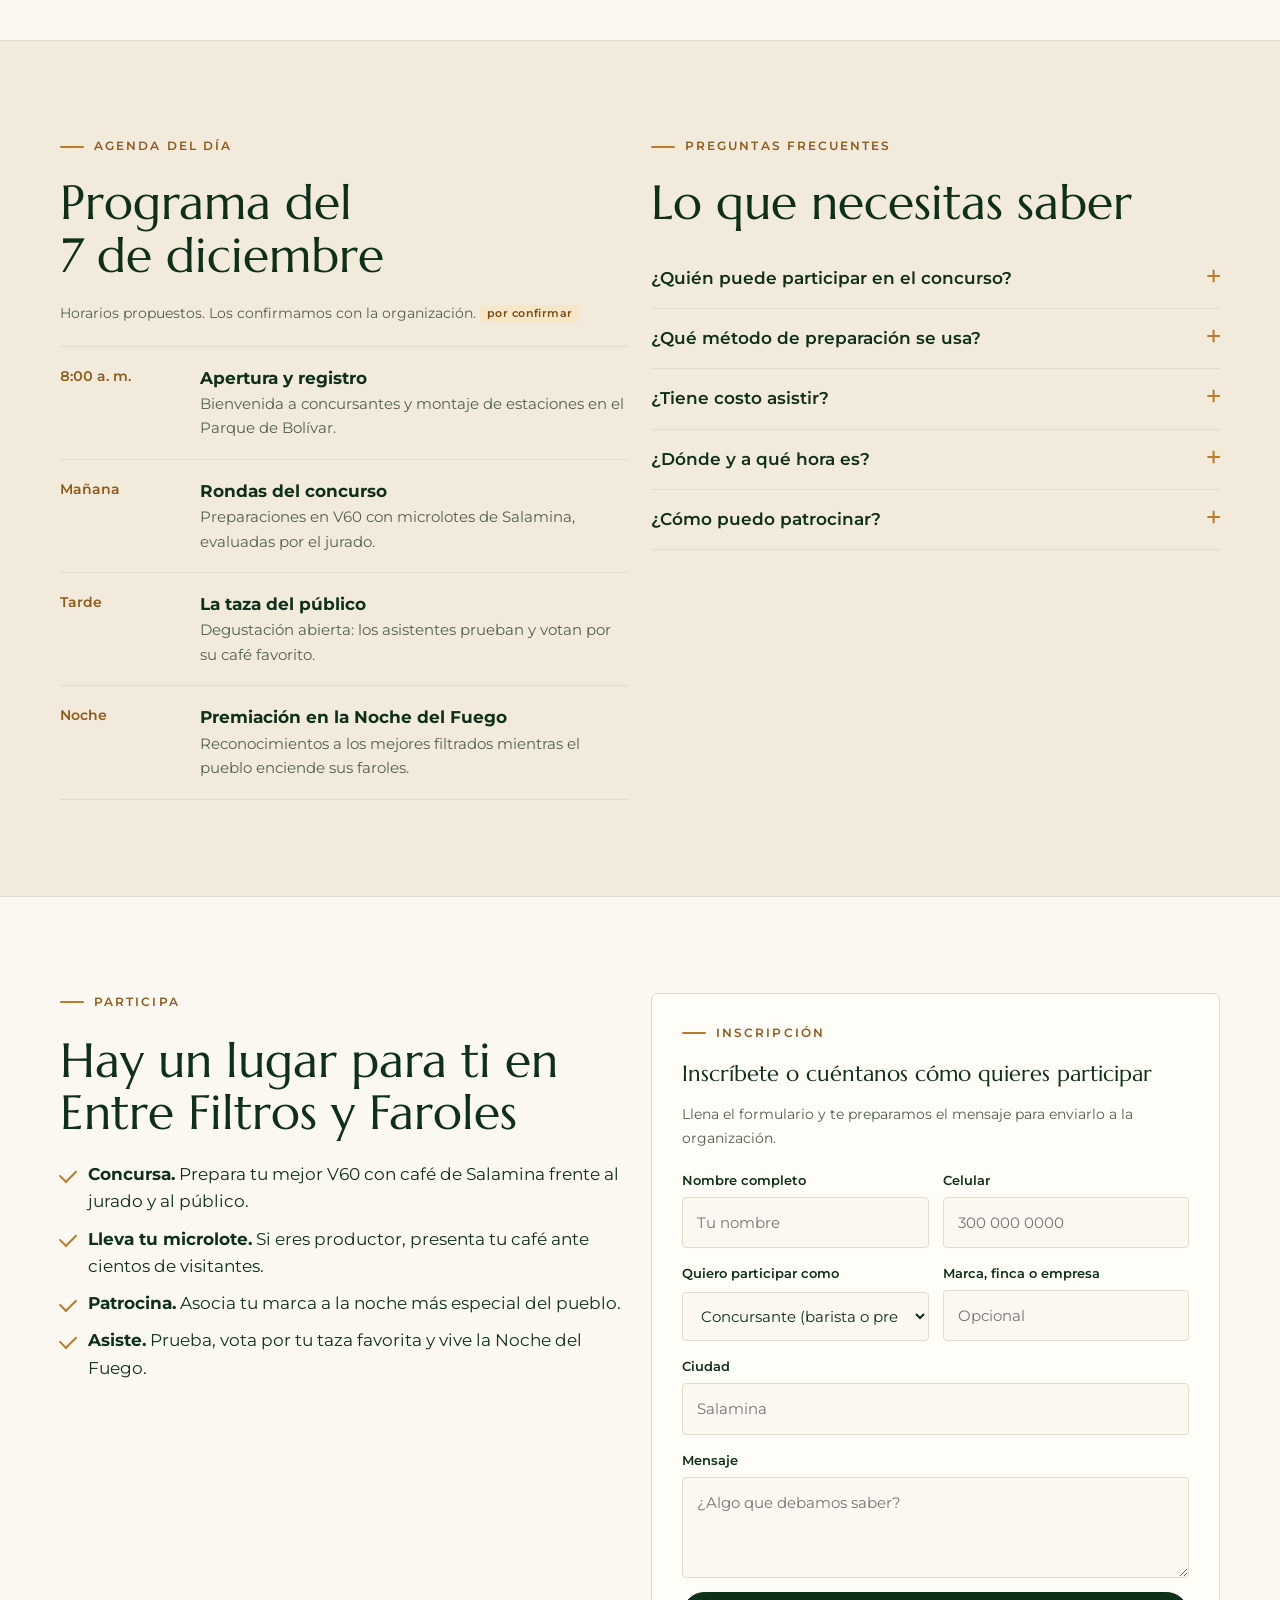
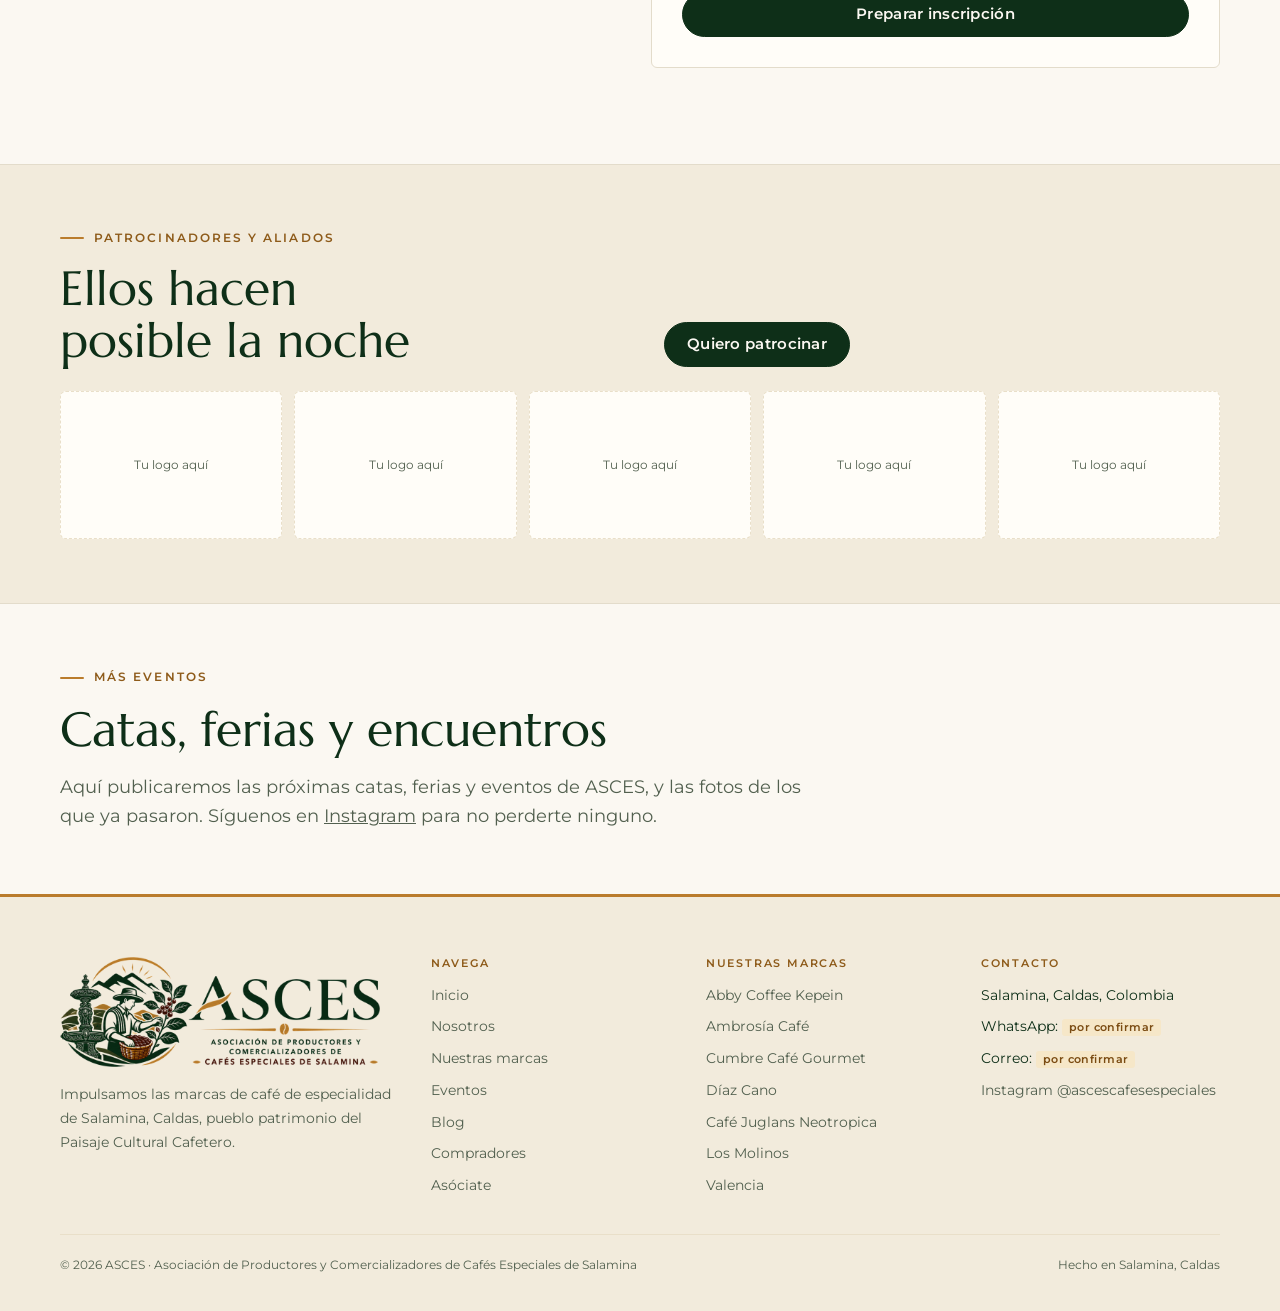
<file: eventos.html>
<!doctype html>
<html lang="es">
<head>
<meta charset="utf-8">
<meta name="viewport" content="width=device-width, initial-scale=1, viewport-fit=cover">
<title>Entre Filtros y Faroles · Eventos · ASCES</title>
<meta name="description" content="Entre Filtros y Faroles: primer concurso de cafés filtrados de Salamina en la Noche del Fuego. 7 de diciembre de 2026, Parque de Bolívar. Inscríbete o patrocina.">
<link rel="canonical" href="https://soysebastianrincon-del.github.io/asces-salamina/eventos.html">
<meta property="og:title" content="Entre Filtros y Faroles · Eventos · ASCES">
<meta property="og:description" content="Entre Filtros y Faroles: primer concurso de cafés filtrados de Salamina en la Noche del Fuego. 7 de diciembre de 2026, Parque de Bolívar. Inscríbete o patrocina.">
<meta property="og:image" content="https://soysebastianrincon-del.github.io/asces-salamina/logo-vertical.png">
<meta property="og:type" content="website">
<meta property="og:locale" content="es_CO">
<meta name="theme-color" content="#0E2F18">
<link rel="icon" type="image/png" href="favicon.png">
<link rel="preconnect" href="https://fonts.googleapis.com"><link rel="preconnect" href="https://fonts.gstatic.com" crossorigin>
<link rel="stylesheet" href="https://fonts.googleapis.com/css2?family=Caveat:wght@600&family=Marcellus&family=Montserrat:wght@400;500;600;700&display=swap">
<link rel="stylesheet" href="styles.css">
</head>
<body>
<a class="skip" href="#contenido">Saltar al contenido</a>

<header class="nav">
  <div class="wrap">
    <a class="brandlink" href="index.html" aria-label="ASCES, inicio"><img src="logo-emblema-sm.png" alt="" width="60" height="50"><span><b>ASCES</b><small>Cafés especiales de Salamina</small></span></a>
    <button class="menu-btn" aria-expanded="false" aria-controls="menu">Menú</button>
    <ul class="menu" id="menu"><li><a href="index.html">Inicio</a></li><li><a href="nosotros.html">Nosotros</a></li><li><a href="marcas.html">Nuestras marcas</a></li><li><a href="eventos.html" aria-current="page">Eventos</a></li><li><a href="blog.html">Blog</a></li><li><a href="compradores.html">Compradores</a></li><li class="menu-cta"><a href="asociate.html">Quiero asociarme</a></li></ul>
  </div>
</header>
<main id="contenido">
<section class="fire" aria-label="Evento Entre Filtros y Faroles">
  <canvas class="embers" aria-hidden="true"></canvas>
  <div class="wrap fire-grid">
    <div class="stack" style="gap:22px">
      <p class="sub">ASCES presenta · Primer concurso de cafés filtrados de Salamina</p>
      <p class="kicker">En el marco de la Noche del Fuego</p>
      <h1>Entre Filtros<span>y Faroles</span></h1>
      <p class="lead">Una noche de fuego. Una taza de café. Una historia en Salamina. Baristas, productores y aficionados preparan café en V60 en pleno Parque de Bolívar, mientras el pueblo patrimonio se ilumina con sus faroles.</p>
      <div class="facts-fire">
        <div><small>Fecha</small><b>7 de diciembre de 2026</b></div>
        <div><small>Hora</small><b>Desde las 8:00 a. m.</b></div>
        <div><small>Lugar</small><b>Parque de Bolívar, Salamina</b></div>
      </div>
      <div class="countdown" data-countdown aria-label="Tiempo que falta para el evento">
      <div><b data-d>0</b><small>Días</small></div><div><b data-h>00</b><small>Horas</small></div>
      <div><b data-m>00</b><small>Min</small></div><div><b data-s>00</b><small>Seg</small></div></div>
      <div class="row"><a class="btn btn-fire" href="#inscripcion">Inscríbete al concurso</a><a class="btn btn-ghost-light" href="#patrocinio">Quiero patrocinar</a></div>
    </div>
    <figure class="poster">
      <img src="evento-entre-filtros-y-faroles.jpg" alt="Afiche oficial de Entre Filtros y Faroles, primer concurso de cafés filtrados de Salamina, 7 de diciembre de 2026 en el Parque de Bolívar" width="1024" height="1536">
      <figcaption>#EntreFiltrosYFaroles</figcaption>
    </figure>
  </div>
</section>
<section class="section">
  <div class="wrap">
    <div class="head">
      <div class="stack"><span class="eyebrow">El evento</span><h2>Café filtrado bajo la luz de los faroles</h2></div>
      <div class="stack"><p class="lead">Entre Filtros y Faroles es el primer concurso de cafés filtrados de Salamina, organizado por ASCES en el marco de la Noche del Fuego. Durante el día, el Parque de Bolívar se convierte en una barra de café al aire libre: preparadores compiten con microlotes del municipio y el público prueba, compara y vota.</p>
      <p class="lead">Al caer la noche, Salamina enciende sus faroles. Patrimonio, luz y tradición que nos une, ahora con una taza de café de nuestra tierra en la mano.</p></div>
    </div>
    <div class="feature-list"><div><svg viewBox="0 0 40 40" fill="none" stroke="currentColor" stroke-width="1.8" stroke-linecap="round" stroke-linejoin="round"><path d="M7 9h26l-9 14h-8z"/><path d="M14 23h12"/><path d="M12 27h16v6H12z"/><path d="M33 9c3 0 4 2 4 4s-2 4-5 4"/></svg><b>V60, método oficial</b><p>Todas las tazas del concurso se preparan con el método V60.</p></div><div><svg viewBox="0 0 40 40" fill="none" stroke="currentColor" stroke-width="1.8" stroke-linecap="round"><ellipse cx="20" cy="20" rx="10" ry="14" transform="rotate(25 20 20)"/><path d="M15 9c6 5 4 16 10 22"/></svg><b>Microlotes de Salamina</b><p>El café protagonista viene de las fincas del municipio.</p></div><div><svg viewBox="0 0 40 40" fill="none" stroke="currentColor" stroke-width="1.8" stroke-linecap="round"><circle cx="20" cy="13" r="5"/><circle cx="9" cy="16" r="3.5"/><circle cx="31" cy="16" r="3.5"/><path d="M11 33c0-6 4-10 9-10s9 4 9 10"/><path d="M3 31c0-4 2-7 6-7M37 31c0-4-2-7-6-7"/></svg><b>Aficionados al café</b><p>Un espacio para quienes preparan café por pasión.</p></div><div><svg viewBox="0 0 40 40" fill="none" stroke="currentColor" stroke-width="1.8" stroke-linecap="round" stroke-linejoin="round"><path d="M7 15h22v8a9 9 0 0 1-9 9h-4a9 9 0 0 1-9-9z"/><path d="M29 17h3a4 4 0 0 1 0 8h-3"/><path d="M15 6c-1 2 1 3 0 5M21 6c-1 2 1 3 0 5"/></svg><b>La taza del público</b><p>Los asistentes también prueban y eligen su favorita.</p></div><div><svg viewBox="0 0 40 40" fill="none" stroke="currentColor" stroke-width="1.8" stroke-linecap="round" stroke-linejoin="round"><path d="M12 6h16v8a8 8 0 0 1-16 0z"/><path d="M12 9H6c0 5 3 8 7 8M28 9h6c0 5-3 8-7 8"/><path d="M20 22v6M14 34h12M16 34l1-6h6l1 6"/></svg><b>Premios y reconocimientos</b><p>Para los mejores filtrados de la jornada.</p></div></div>
  </div>
</section>

<section class="section band">
  <div class="wrap duo" style="align-items:start">
    <div class="stack" style="gap:20px">
      <span class="eyebrow">Agenda del día</span>
      <h2>Programa del 7 de diciembre</h2>
      <p class="contact-line">Horarios propuestos. Los confirmamos con la organización. <span class="pending">por confirmar</span></p>
      <ol class="agenda">
        <li><time>8:00 a. m.</time><div><b>Apertura y registro</b><p>Bienvenida a concursantes y montaje de estaciones en el Parque de Bolívar.</p></div></li>
        <li><time>Mañana</time><div><b>Rondas del concurso</b><p>Preparaciones en V60 con microlotes de Salamina, evaluadas por el jurado.</p></div></li>
        <li><time>Tarde</time><div><b>La taza del público</b><p>Degustación abierta: los asistentes prueban y votan por su café favorito.</p></div></li>
        <li><time>Noche</time><div><b>Premiación en la Noche del Fuego</b><p>Reconocimientos a los mejores filtrados mientras el pueblo enciende sus faroles.</p></div></li>
      </ol>
    </div>
    <div class="stack" style="gap:20px">
      <span class="eyebrow">Preguntas frecuentes</span>
      <h2>Lo que necesitas saber</h2>
      <div>
        <details><summary>¿Quién puede participar en el concurso?</summary><p>Baristas, productores y aficionados al café. Las bases y requisitos oficiales se publicarán pronto en esta página. <span class="pending">por confirmar</span></p></details>
        <details><summary>¿Qué método de preparación se usa?</summary><p>El método oficial del concurso es el V60. Si quieres practicar, mira nuestra <a href="blog-receta-v60.html">receta de V60 paso a paso</a>.</p></details>
        <details><summary>¿Tiene costo asistir?</summary><p>El valor de la inscripción y de la degustación se confirmará con las bases del concurso. <span class="pending">por confirmar</span></p></details>
        <details><summary>¿Dónde y a qué hora es?</summary><p>El 7 de diciembre de 2026, desde las 8:00 a. m., en el Parque de Bolívar de Salamina, Caldas, corazón de la Noche del Fuego.</p></details>
        <details><summary>¿Cómo puedo patrocinar?</summary><p>Escríbenos con el formulario de abajo eligiendo “Patrocinador o aliado”. Tu marca aparecerá en el afiche, la web y el evento.</p></details>
      </div>
    </div>
  </div>
</section>

<section class="section" id="inscripcion">
  <div class="wrap duo" style="align-items:start">
    <div class="stack" style="gap:22px">
      <span class="eyebrow">Participa</span>
      <h2>Hay un lugar para ti en Entre Filtros y Faroles</h2>
      <ul class="checklist">
        <li><b>Concursa.</b> Prepara tu mejor V60 con café de Salamina frente al jurado y al público.</li>
        <li><b>Lleva tu microlote.</b> Si eres productor, presenta tu café ante cientos de visitantes.</li>
        <li><b>Patrocina.</b> Asocia tu marca a la noche más especial del pueblo.</li>
        <li><b>Asiste.</b> Prueba, vota por tu taza favorita y vive la Noche del Fuego.</li>
      </ul>
    </div>
    <div class="form-card">
      <span class="eyebrow">Inscripción</span><h3>Inscríbete o cuéntanos cómo quieres participar</h3><p class="contact-line">Llena el formulario y te preparamos el mensaje para enviarlo a la organización.</p>
      <form data-wa="Hola ASCES, quiero participar en Entre Filtros y Faroles."><div class="two"><div class="field"><label for="ev-nombre">Nombre completo</label><input id="ev-nombre" type="text" data-label="Nombre completo" placeholder="Tu nombre" required></div><div class="field"><label for="ev-cel">Celular</label><input id="ev-cel" type="tel" data-label="Celular" placeholder="300 000 0000" required></div></div><div class="two"><div class="field"><label for="ev-rol">Quiero participar como</label><select id="ev-rol" data-label="Quiero participar como"><option>Concursante (barista o preparador)</option><option>Productor con microlote</option><option>Patrocinador o aliado</option><option>Asistente</option></select></div><div class="field"><label for="ev-marca">Marca, finca o empresa</label><input id="ev-marca" type="text" data-label="Marca, finca o empresa" placeholder="Opcional"></div></div><div class="field"><label for="ev-ciudad">Ciudad</label><input id="ev-ciudad" type="text" data-label="Ciudad" placeholder="Salamina"></div><div class="field"><label for="ev-msg">Mensaje</label><textarea id="ev-msg" rows="3" data-label="Mensaje" placeholder="¿Algo que debamos saber?"></textarea></div><button class="btn btn-primary" type="submit">Preparar inscripción</button></form>
      <div class="form-out" hidden>
        <p class="ok">Tu mensaje está listo</p>
        <pre></pre>
        <div class="row"><a class="btn btn-gold wa" href="#" target="_blank" rel="noopener" hidden>Enviar por WhatsApp</a><button class="btn btn-sm copy" type="button">Copiar mensaje</button></div>
        <p class="note contact-line" hidden>Muy pronto podrás enviarlo directo al WhatsApp de ASCES. Mientras tanto, cópialo y escríbenos por Instagram a <a href="https://www.instagram.com/ascescafesespeciales/" target="_blank" rel="noopener">@ascescafesespeciales</a>.</p>
      </div>
    </div>
  </div>
</section>

<section class="section-tight band" id="patrocinio">
  <div class="wrap stack" style="gap:24px">
    <div class="head" style="margin-bottom:0"><div class="stack"><span class="eyebrow">Patrocinadores y aliados</span><h2>Ellos hacen posible la noche</h2></div><div class="row"><a class="btn btn-primary" href="#inscripcion">Quiero patrocinar</a></div></div>
    <div class="sponsors"><div>Tu logo aquí</div><div>Tu logo aquí</div><div>Tu logo aquí</div><div>Tu logo aquí</div><div>Tu logo aquí</div></div>
  </div>
</section>

<section class="section-tight">
  <div class="wrap stack" style="gap:16px">
    <span class="eyebrow">Más eventos</span>
    <h2>Catas, ferias y encuentros</h2>
    <p class="lead">Aquí publicaremos las próximas catas, ferias y eventos de ASCES, y las fotos de los que ya pasaron. Síguenos en <a href="https://www.instagram.com/ascescafesespeciales/" target="_blank" rel="noopener">Instagram</a> para no perderte ninguno.</p>
  </div>
</section>
</main>
<footer>
  <div class="wrap foot">
    <div class="stack" style="gap:16px">
      <img src="logo-horizontal.png" alt="ASCES, Asociación de Productores y Comercializadores de Cafés Especiales de Salamina" width="900" height="310" loading="lazy">
      <p>Impulsamos las marcas de café de especialidad de Salamina, Caldas, pueblo patrimonio del Paisaje Cultural Cafetero.</p>
    </div>
    <div><h4>Navega</h4><ul><li><a href="index.html">Inicio</a></li><li><a href="nosotros.html">Nosotros</a></li><li><a href="marcas.html">Nuestras marcas</a></li><li><a href="eventos.html">Eventos</a></li><li><a href="blog.html">Blog</a></li><li><a href="compradores.html">Compradores</a></li><li><a href="asociate.html">Asóciate</a></li></ul></div>
    <div><h4>Nuestras marcas</h4><ul><li><a href="marcas.html#abby">Abby Coffee Kepein</a></li><li><a href="marcas.html#ambrosia">Ambrosía Café</a></li><li><a href="marcas.html#cumbre">Cumbre Café Gourmet</a></li><li><a href="marcas.html#diaz-cano">Díaz Cano</a></li><li><a href="marcas.html#juglans">Café Juglans Neotropica</a></li><li><a href="marcas.html#los-molinos">Los Molinos</a></li><li><a href="marcas.html#valencia">Valencia</a></li></ul></div>
    <div><h4>Contacto</h4><ul>
      <li>Salamina, Caldas, Colombia</li>
      <li>WhatsApp: <span class="pending">por confirmar</span></li>
      <li>Correo: <span class="pending">por confirmar</span></li>
      <li><a href="https://www.instagram.com/ascescafesespeciales/" target="_blank" rel="noopener">Instagram @ascescafesespeciales</a></li>
    </ul></div>
    <div class="legal"><span>© <span data-year>2026</span> ASCES · Asociación de Productores y Comercializadores de Cafés Especiales de Salamina</span><span>Hecho en Salamina, Caldas</span></div>
  </div>
</footer>
<script src="main.js"></script>
</body>
</html>
</file>
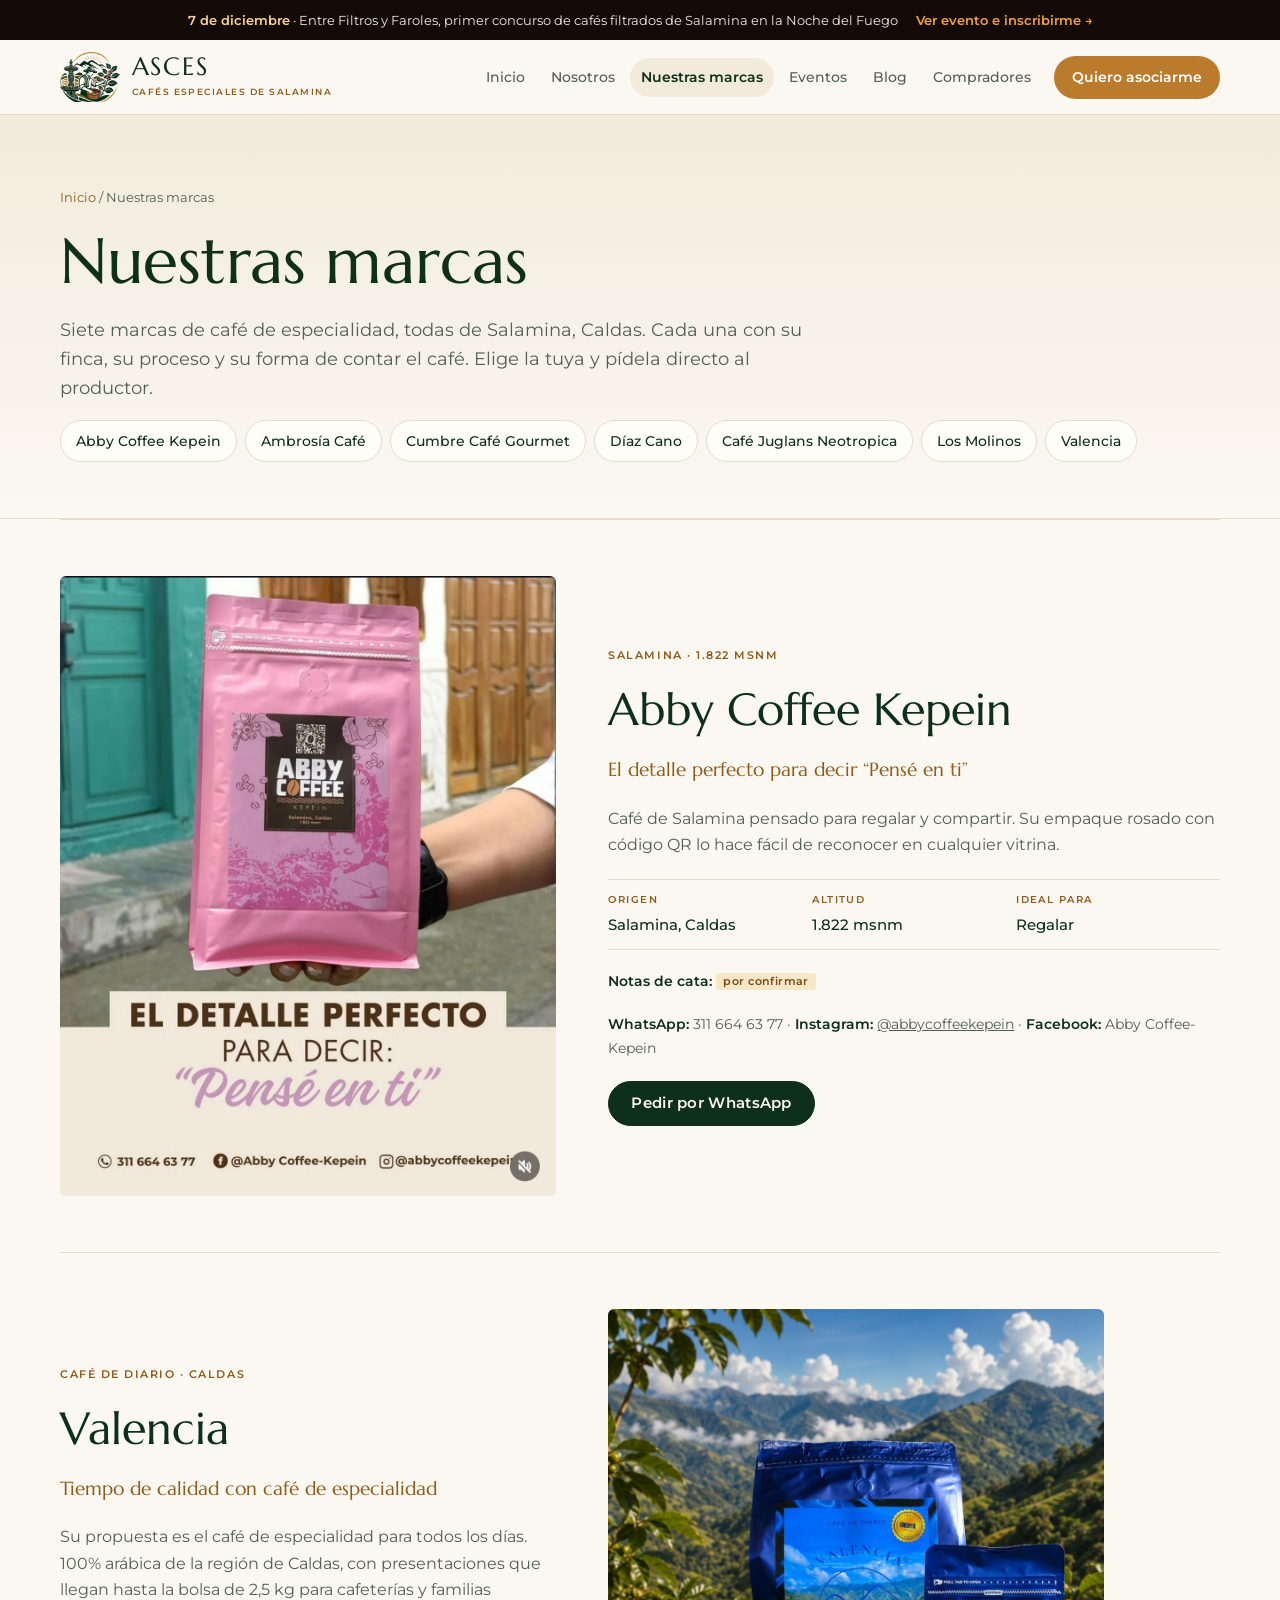
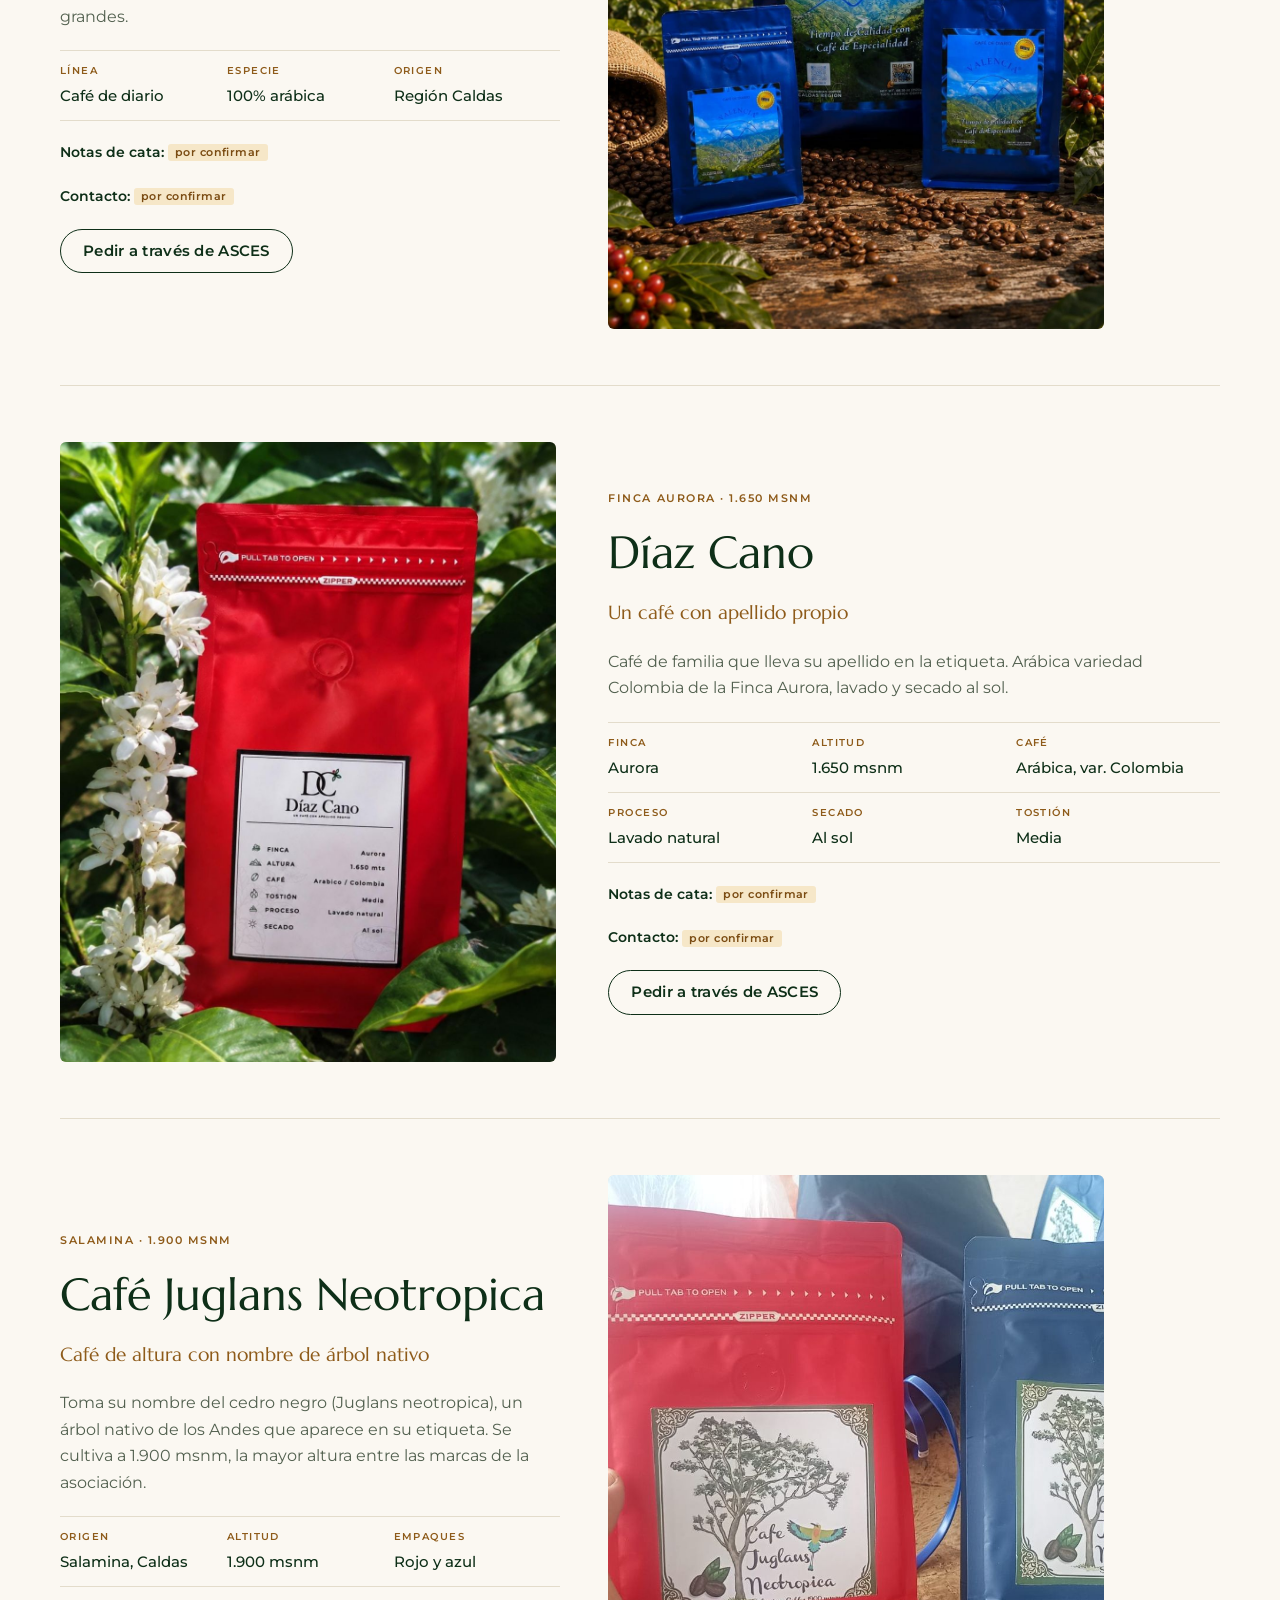
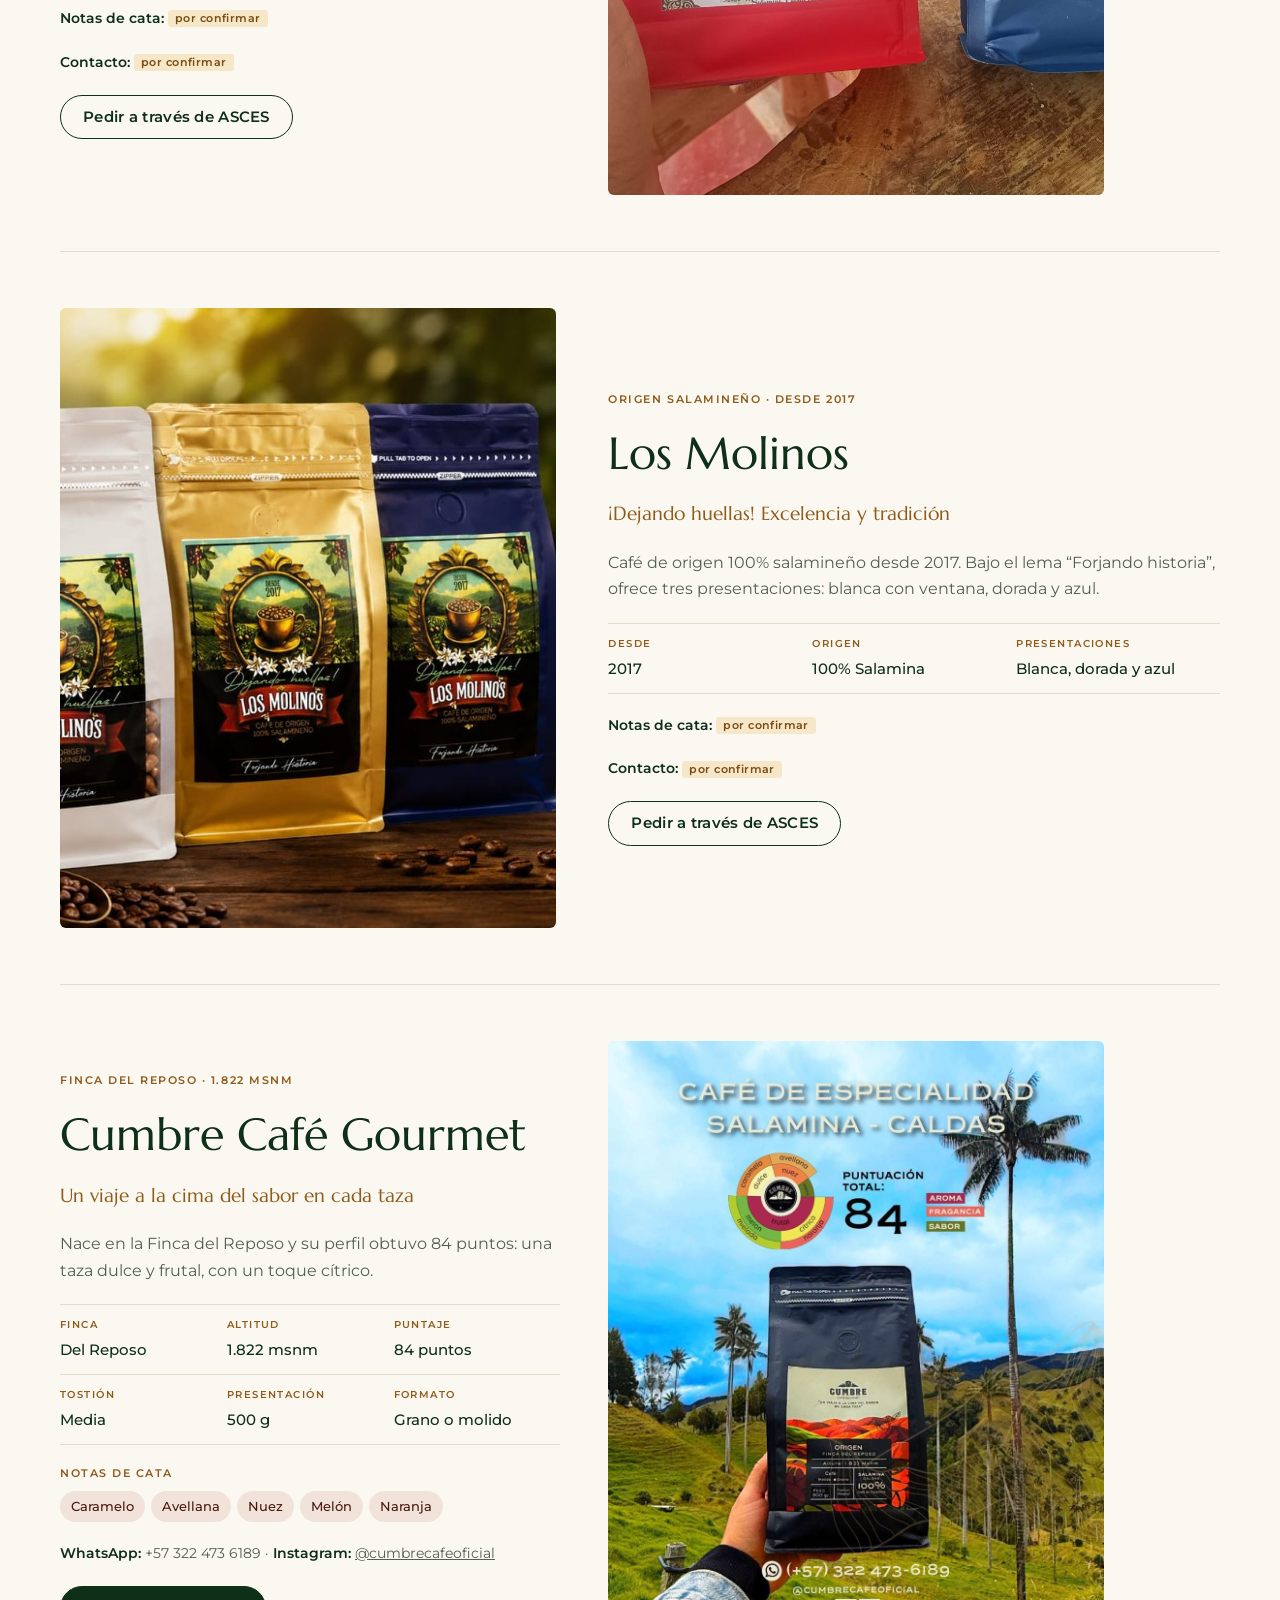
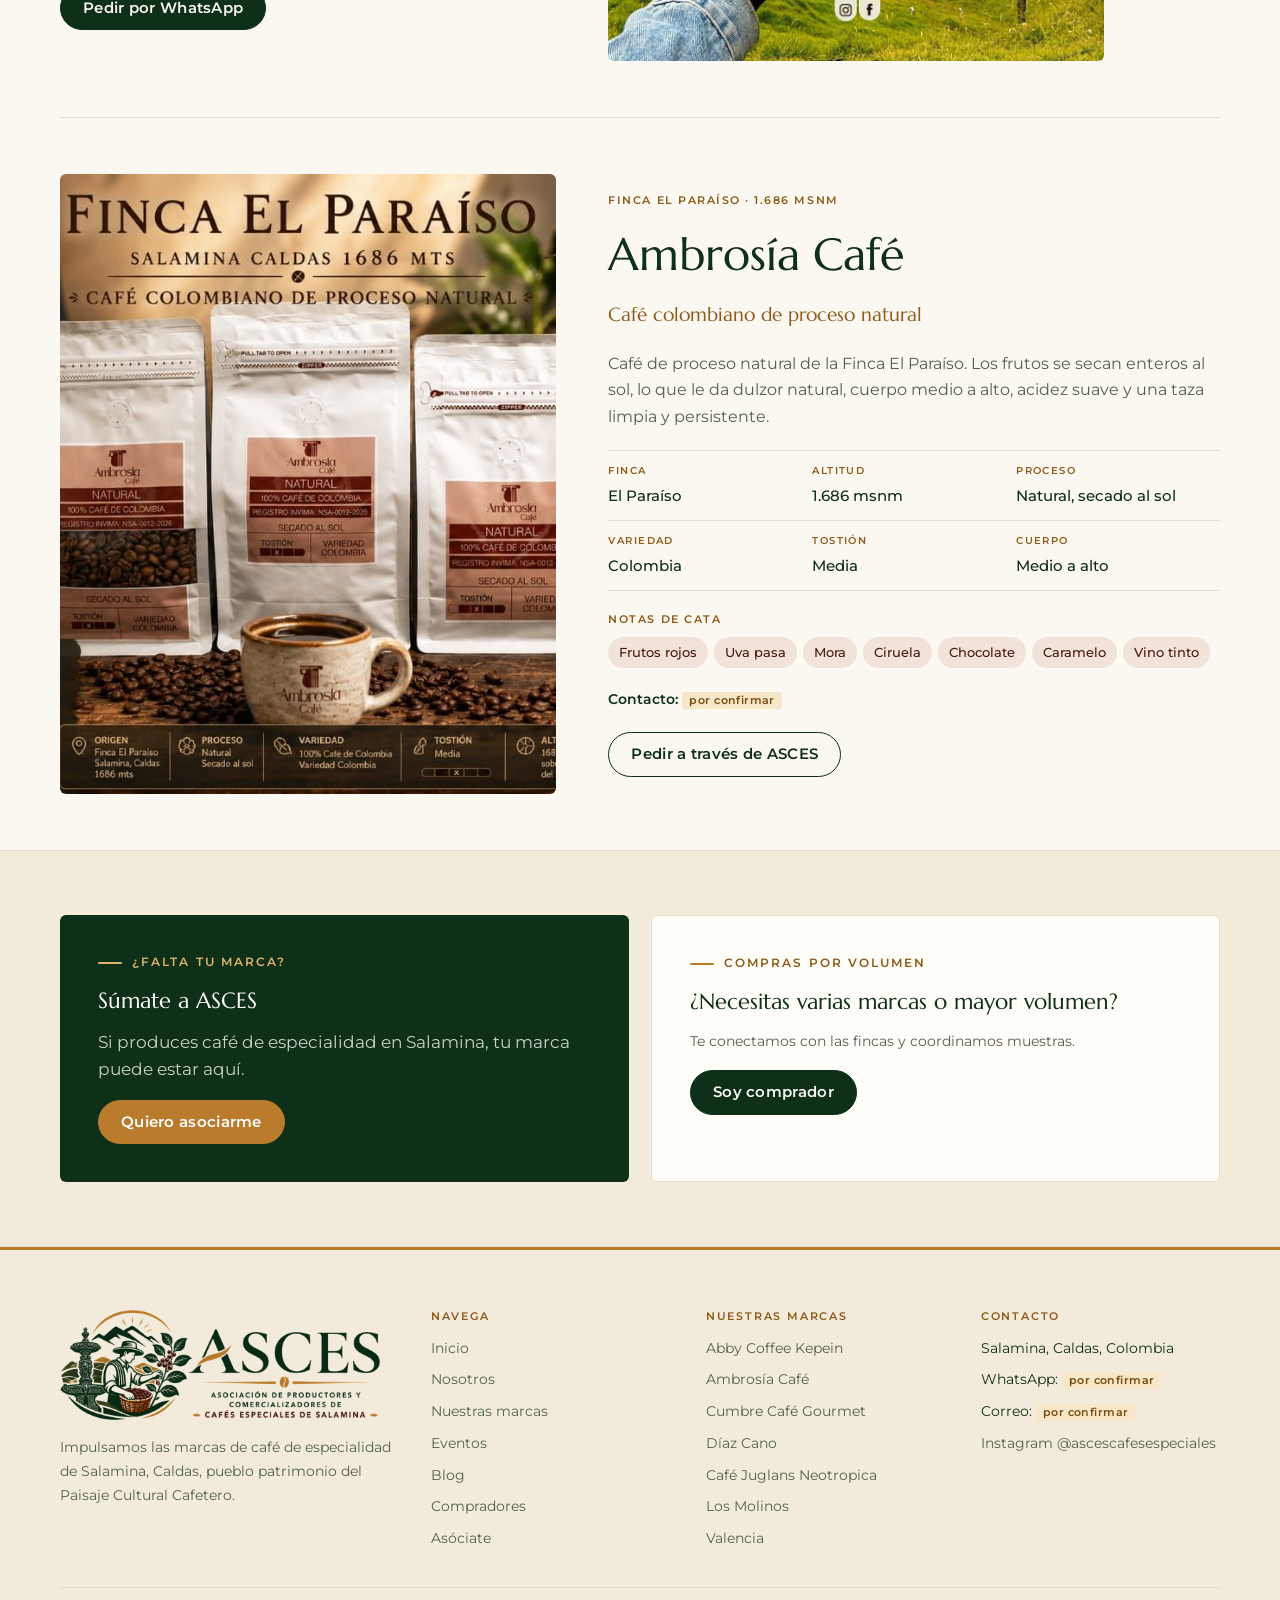
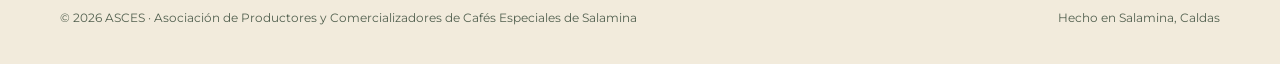
<file: marcas.html>
<!doctype html>
<html lang="es">
<head>
<meta charset="utf-8">
<meta name="viewport" content="width=device-width, initial-scale=1, viewport-fit=cover">
<title>Nuestras marcas · ASCES</title>
<meta name="description" content="Las 7 marcas de café de especialidad de ASCES en Salamina, Caldas: Abby Coffee Kepein, Ambrosía, Cumbre, Díaz Cano, Juglans Neotropica, Los Molinos y Valencia.">
<link rel="canonical" href="https://soysebastianrincon-del.github.io/asces-salamina/marcas.html">
<meta property="og:title" content="Nuestras marcas · ASCES">
<meta property="og:description" content="Las 7 marcas de café de especialidad de ASCES en Salamina, Caldas: Abby Coffee Kepein, Ambrosía, Cumbre, Díaz Cano, Juglans Neotropica, Los Molinos y Valencia.">
<meta property="og:image" content="https://soysebastianrincon-del.github.io/asces-salamina/logo-vertical.png">
<meta property="og:type" content="website">
<meta property="og:locale" content="es_CO">
<meta name="theme-color" content="#0E2F18">
<link rel="icon" type="image/png" href="favicon.png">
<link rel="preconnect" href="https://fonts.googleapis.com"><link rel="preconnect" href="https://fonts.gstatic.com" crossorigin>
<link rel="stylesheet" href="https://fonts.googleapis.com/css2?family=Caveat:wght@600&family=Marcellus&family=Montserrat:wght@400;500;600;700&display=swap">
<link rel="stylesheet" href="styles.css">
</head>
<body>
<a class="skip" href="#contenido">Saltar al contenido</a>
<div class="announce"><div class="wrap"><span><b>7 de diciembre</b> · Entre Filtros y Faroles, primer concurso de cafés filtrados de Salamina en la Noche del Fuego</span><a href="eventos.html">Ver evento e inscribirme →</a></div></div>
<header class="nav">
  <div class="wrap">
    <a class="brandlink" href="index.html" aria-label="ASCES, inicio"><img src="logo-emblema-sm.png" alt="" width="60" height="50"><span><b>ASCES</b><small>Cafés especiales de Salamina</small></span></a>
    <button class="menu-btn" aria-expanded="false" aria-controls="menu">Menú</button>
    <ul class="menu" id="menu"><li><a href="index.html">Inicio</a></li><li><a href="nosotros.html">Nosotros</a></li><li><a href="marcas.html" aria-current="page">Nuestras marcas</a></li><li><a href="eventos.html">Eventos</a></li><li><a href="blog.html">Blog</a></li><li><a href="compradores.html">Compradores</a></li><li class="menu-cta"><a href="asociate.html">Quiero asociarme</a></li></ul>
  </div>
</header>
<main id="contenido">

<section class="pagehead"><div class="wrap">
  <p class="crumbs"><a href="index.html">Inicio</a> / Nuestras marcas</p>
  <h1>Nuestras marcas</h1>
  <p class="lead">Siete marcas de café de especialidad, todas de Salamina, Caldas. Cada una con su finca, su proceso y su forma de contar el café. Elige la tuya y pídela directo al productor.</p>
  <nav class="brand-index" aria-label="Ir a una marca"><a href="#abby">Abby Coffee Kepein</a><a href="#ambrosia">Ambrosía Café</a><a href="#cumbre">Cumbre Café Gourmet</a><a href="#diaz-cano">Díaz Cano</a><a href="#juglans">Café Juglans Neotropica</a><a href="#los-molinos">Los Molinos</a><a href="#valencia">Valencia</a></nav>
</div></section>
<section><div class="wrap" data-shuffle><article class="brandrow" id="abby">
    <div class="bph"><img src="marca-abby.jpg" alt="Café Abby Coffee Kepein" loading="lazy" style="object-position:center 40%"></div>
    <div class="stack" style="gap:20px">
      <span class="meta">Salamina · 1.822 msnm</span>
      <h2>Abby Coffee Kepein</h2>
      <p class="tagline">El detalle perfecto para decir “Pensé en ti”</p>
      <p class="lead" style="font-size:1rem">Café de Salamina pensado para regalar y compartir. Su empaque rosado con código QR lo hace fácil de reconocer en cualquier vitrina.</p>
      <dl class="specs"><div><dt>Origen</dt><dd>Salamina, Caldas</dd></div><div><dt>Altitud</dt><dd>1.822 msnm</dd></div><div><dt>Ideal para</dt><dd>Regalar</dd></div></dl>
      <p class='contact-line'><b>Notas de cata:</b> <span class="pending">por confirmar</span></p>
      <p class="contact-line"><b>WhatsApp:</b> 311 664 63 77 · <b>Instagram:</b> <a href='https://www.instagram.com/abbycoffeekepein/' target='_blank' rel='noopener'>@abbycoffeekepein</a> · <b>Facebook:</b> Abby Coffee-Kepein</p>
      <div class="row"><a class="btn btn-primary" href="https://wa.me/573116646377?text=Hola, vi su café en la página de ASCES y quiero hacer un pedido." target="_blank" rel="noopener">Pedir por WhatsApp</a></div>
    </div>
  </article><article class="brandrow" id="ambrosia">
    <div class="bph"><img src="marca-ambrosia.jpg" alt="Café Ambrosía Café" loading="lazy" style="object-position:50% center"></div>
    <div class="stack" style="gap:20px">
      <span class="meta">Finca El Paraíso · 1.686 msnm</span>
      <h2>Ambrosía Café</h2>
      <p class="tagline">Café colombiano de proceso natural</p>
      <p class="lead" style="font-size:1rem">Café de proceso natural de la Finca El Paraíso. Los frutos se secan enteros al sol, lo que le da dulzor natural, cuerpo medio a alto, acidez suave y una taza limpia y persistente.</p>
      <dl class="specs"><div><dt>Finca</dt><dd>El Paraíso</dd></div><div><dt>Altitud</dt><dd>1.686 msnm</dd></div><div><dt>Proceso</dt><dd>Natural, secado al sol</dd></div><div><dt>Variedad</dt><dd>Colombia</dd></div><div><dt>Tostión</dt><dd>Media</dd></div><div><dt>Cuerpo</dt><dd>Medio a alto</dd></div></dl>
      <div class='stack' style='gap:8px'><span class='meta'>Notas de cata</span><div class='notes'><span>Frutos rojos</span><span>Uva pasa</span><span>Mora</span><span>Ciruela</span><span>Chocolate</span><span>Caramelo</span><span>Vino tinto</span></div></div>
      <p class="contact-line"><b>Contacto:</b> <span class="pending">por confirmar</span></p>
      <div class="row"><a class="btn" href="compradores.html">Pedir a través de ASCES</a></div>
    </div>
  </article><article class="brandrow" id="cumbre">
    <div class="bph"><img src="marca-cumbre.jpg" alt="Café Cumbre Café Gourmet" loading="lazy" style="object-position:center 60%"></div>
    <div class="stack" style="gap:20px">
      <span class="meta">Finca del Reposo · 1.822 msnm</span>
      <h2>Cumbre Café Gourmet</h2>
      <p class="tagline">Un viaje a la cima del sabor en cada taza</p>
      <p class="lead" style="font-size:1rem">Nace en la Finca del Reposo y su perfil obtuvo 84 puntos: una taza dulce y frutal, con un toque cítrico.</p>
      <dl class="specs"><div><dt>Finca</dt><dd>Del Reposo</dd></div><div><dt>Altitud</dt><dd>1.822 msnm</dd></div><div><dt>Puntaje</dt><dd>84 puntos</dd></div><div><dt>Tostión</dt><dd>Media</dd></div><div><dt>Presentación</dt><dd>500 g</dd></div><div><dt>Formato</dt><dd>Grano o molido</dd></div></dl>
      <div class='stack' style='gap:8px'><span class='meta'>Notas de cata</span><div class='notes'><span>Caramelo</span><span>Avellana</span><span>Nuez</span><span>Melón</span><span>Naranja</span></div></div>
      <p class="contact-line"><b>WhatsApp:</b> +57 322 473 6189 · <b>Instagram:</b> <a href='https://www.instagram.com/cumbrecafeoficial/' target='_blank' rel='noopener'>@cumbrecafeoficial</a></p>
      <div class="row"><a class="btn btn-primary" href="https://wa.me/573224736189?text=Hola, vi su café en la página de ASCES y quiero hacer un pedido." target="_blank" rel="noopener">Pedir por WhatsApp</a></div>
    </div>
  </article><article class="brandrow" id="diaz-cano">
    <div class="bph"><img src="marca-diaz-cano.jpg" alt="Café Díaz Cano" loading="lazy" style="object-position:center 55%"></div>
    <div class="stack" style="gap:20px">
      <span class="meta">Finca Aurora · 1.650 msnm</span>
      <h2>Díaz Cano</h2>
      <p class="tagline">Un café con apellido propio</p>
      <p class="lead" style="font-size:1rem">Café de familia que lleva su apellido en la etiqueta. Arábica variedad Colombia de la Finca Aurora, lavado y secado al sol.</p>
      <dl class="specs"><div><dt>Finca</dt><dd>Aurora</dd></div><div><dt>Altitud</dt><dd>1.650 msnm</dd></div><div><dt>Café</dt><dd>Arábica, var. Colombia</dd></div><div><dt>Proceso</dt><dd>Lavado natural</dd></div><div><dt>Secado</dt><dd>Al sol</dd></div><div><dt>Tostión</dt><dd>Media</dd></div></dl>
      <p class='contact-line'><b>Notas de cata:</b> <span class="pending">por confirmar</span></p>
      <p class="contact-line"><b>Contacto:</b> <span class="pending">por confirmar</span></p>
      <div class="row"><a class="btn" href="compradores.html">Pedir a través de ASCES</a></div>
    </div>
  </article><article class="brandrow" id="juglans">
    <div class="bph"><img src="marca-juglans.jpg" alt="Café Café Juglans Neotropica" loading="lazy" style="object-position:34% center"></div>
    <div class="stack" style="gap:20px">
      <span class="meta">Salamina · 1.900 msnm</span>
      <h2>Café Juglans Neotropica</h2>
      <p class="tagline">Café de altura con nombre de árbol nativo</p>
      <p class="lead" style="font-size:1rem">Toma su nombre del cedro negro (Juglans neotropica), un árbol nativo de los Andes que aparece en su etiqueta. Se cultiva a 1.900 msnm, la mayor altura entre las marcas de la asociación.</p>
      <dl class="specs"><div><dt>Origen</dt><dd>Salamina, Caldas</dd></div><div><dt>Altitud</dt><dd>1.900 msnm</dd></div><div><dt>Empaques</dt><dd>Rojo y azul</dd></div></dl>
      <p class='contact-line'><b>Notas de cata:</b> <span class="pending">por confirmar</span></p>
      <p class="contact-line"><b>Contacto:</b> <span class="pending">por confirmar</span></p>
      <div class="row"><a class="btn" href="compradores.html">Pedir a través de ASCES</a></div>
    </div>
  </article><article class="brandrow" id="los-molinos">
    <div class="bph"><img src="marca-los-molinos.jpg" alt="Café Los Molinos" loading="lazy" style="object-position:30% center"></div>
    <div class="stack" style="gap:20px">
      <span class="meta">Origen salamineño · desde 2017</span>
      <h2>Los Molinos</h2>
      <p class="tagline">¡Dejando huellas! Excelencia y tradición</p>
      <p class="lead" style="font-size:1rem">Café de origen 100% salamineño desde 2017. Bajo el lema “Forjando historia”, ofrece tres presentaciones: blanca con ventana, dorada y azul.</p>
      <dl class="specs"><div><dt>Desde</dt><dd>2017</dd></div><div><dt>Origen</dt><dd>100% Salamina</dd></div><div><dt>Presentaciones</dt><dd>Blanca, dorada y azul</dd></div></dl>
      <p class='contact-line'><b>Notas de cata:</b> <span class="pending">por confirmar</span></p>
      <p class="contact-line"><b>Contacto:</b> <span class="pending">por confirmar</span></p>
      <div class="row"><a class="btn" href="compradores.html">Pedir a través de ASCES</a></div>
    </div>
  </article><article class="brandrow" id="valencia">
    <div class="bph"><img src="marca-valencia.jpg" alt="Café Valencia" loading="lazy" style="object-position:center 55%"></div>
    <div class="stack" style="gap:20px">
      <span class="meta">Café de diario · Caldas</span>
      <h2>Valencia</h2>
      <p class="tagline">Tiempo de calidad con café de especialidad</p>
      <p class="lead" style="font-size:1rem">Su propuesta es el café de especialidad para todos los días. 100% arábica de la región de Caldas, con presentaciones que llegan hasta la bolsa de 2,5 kg para cafeterías y familias grandes.</p>
      <dl class="specs"><div><dt>Línea</dt><dd>Café de diario</dd></div><div><dt>Especie</dt><dd>100% arábica</dd></div><div><dt>Origen</dt><dd>Región Caldas</dd></div></dl>
      <p class='contact-line'><b>Notas de cata:</b> <span class="pending">por confirmar</span></p>
      <p class="contact-line"><b>Contacto:</b> <span class="pending">por confirmar</span></p>
      <div class="row"><a class="btn" href="compradores.html">Pedir a través de ASCES</a></div>
    </div>
  </article></div></section>
<section class="section-tight band"><div class="wrap duo">
  <div class="cta cta-dark"><span class="eyebrow">¿Falta tu marca?</span><h3>Súmate a ASCES</h3><p>Si produces café de especialidad en Salamina, tu marca puede estar aquí.</p><div class="row"><a class="btn btn-gold" href="asociate.html">Quiero asociarme</a></div></div>
  <div class="cta cta-light"><span class="eyebrow">Compras por volumen</span><h3>¿Necesitas varias marcas o mayor volumen?</h3><p class="contact-line">Te conectamos con las fincas y coordinamos muestras.</p><div class="row"><a class="btn btn-primary" href="compradores.html">Soy comprador</a></div></div>
</div></section>
</main>
<footer>
  <div class="wrap foot">
    <div class="stack" style="gap:16px">
      <img src="logo-horizontal.png" alt="ASCES, Asociación de Productores y Comercializadores de Cafés Especiales de Salamina" width="900" height="310" loading="lazy">
      <p>Impulsamos las marcas de café de especialidad de Salamina, Caldas, pueblo patrimonio del Paisaje Cultural Cafetero.</p>
    </div>
    <div><h4>Navega</h4><ul><li><a href="index.html">Inicio</a></li><li><a href="nosotros.html">Nosotros</a></li><li><a href="marcas.html">Nuestras marcas</a></li><li><a href="eventos.html">Eventos</a></li><li><a href="blog.html">Blog</a></li><li><a href="compradores.html">Compradores</a></li><li><a href="asociate.html">Asóciate</a></li></ul></div>
    <div><h4>Nuestras marcas</h4><ul><li><a href="marcas.html#abby">Abby Coffee Kepein</a></li><li><a href="marcas.html#ambrosia">Ambrosía Café</a></li><li><a href="marcas.html#cumbre">Cumbre Café Gourmet</a></li><li><a href="marcas.html#diaz-cano">Díaz Cano</a></li><li><a href="marcas.html#juglans">Café Juglans Neotropica</a></li><li><a href="marcas.html#los-molinos">Los Molinos</a></li><li><a href="marcas.html#valencia">Valencia</a></li></ul></div>
    <div><h4>Contacto</h4><ul>
      <li>Salamina, Caldas, Colombia</li>
      <li>WhatsApp: <span class="pending">por confirmar</span></li>
      <li>Correo: <span class="pending">por confirmar</span></li>
      <li><a href="https://www.instagram.com/ascescafesespeciales/" target="_blank" rel="noopener">Instagram @ascescafesespeciales</a></li>
    </ul></div>
    <div class="legal"><span>© <span data-year>2026</span> ASCES · Asociación de Productores y Comercializadores de Cafés Especiales de Salamina</span><span>Hecho en Salamina, Caldas</span></div>
  </div>
</footer>
<script src="main.js"></script>
</body>
</html>
</file>
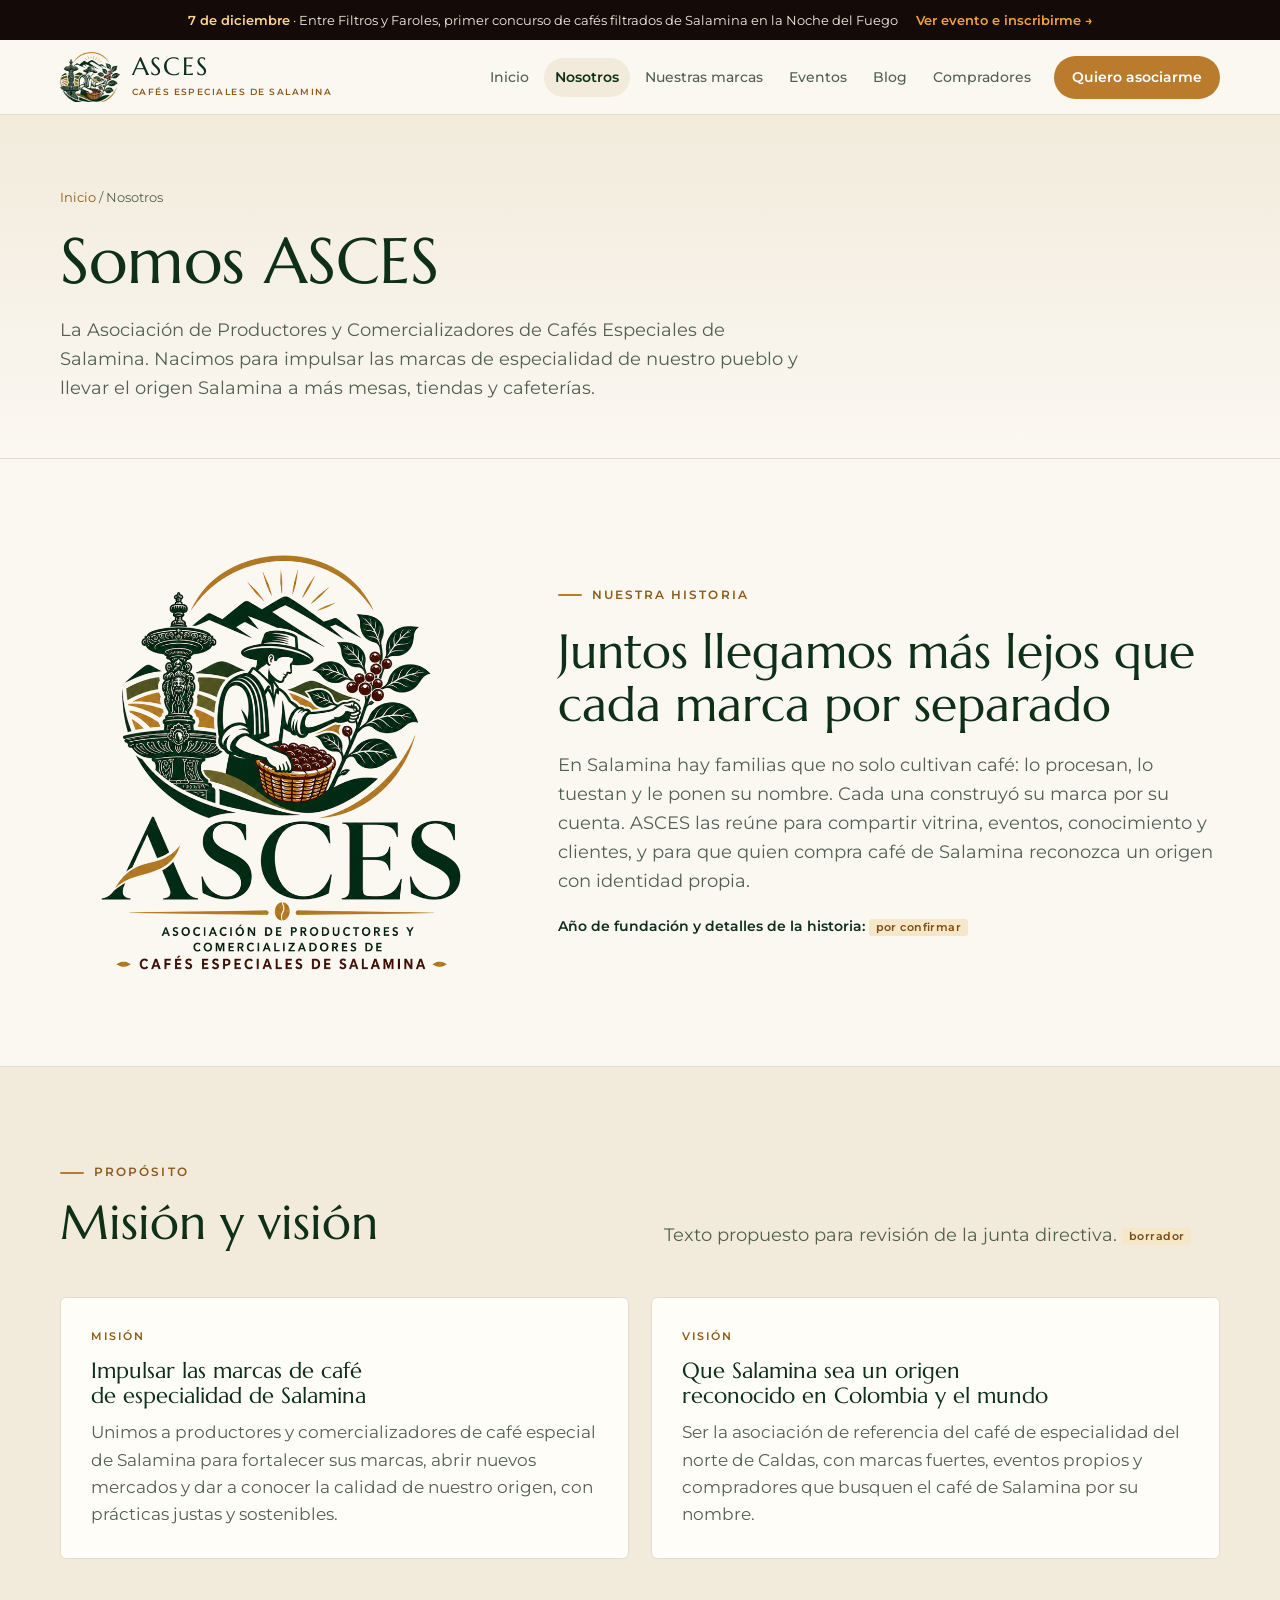
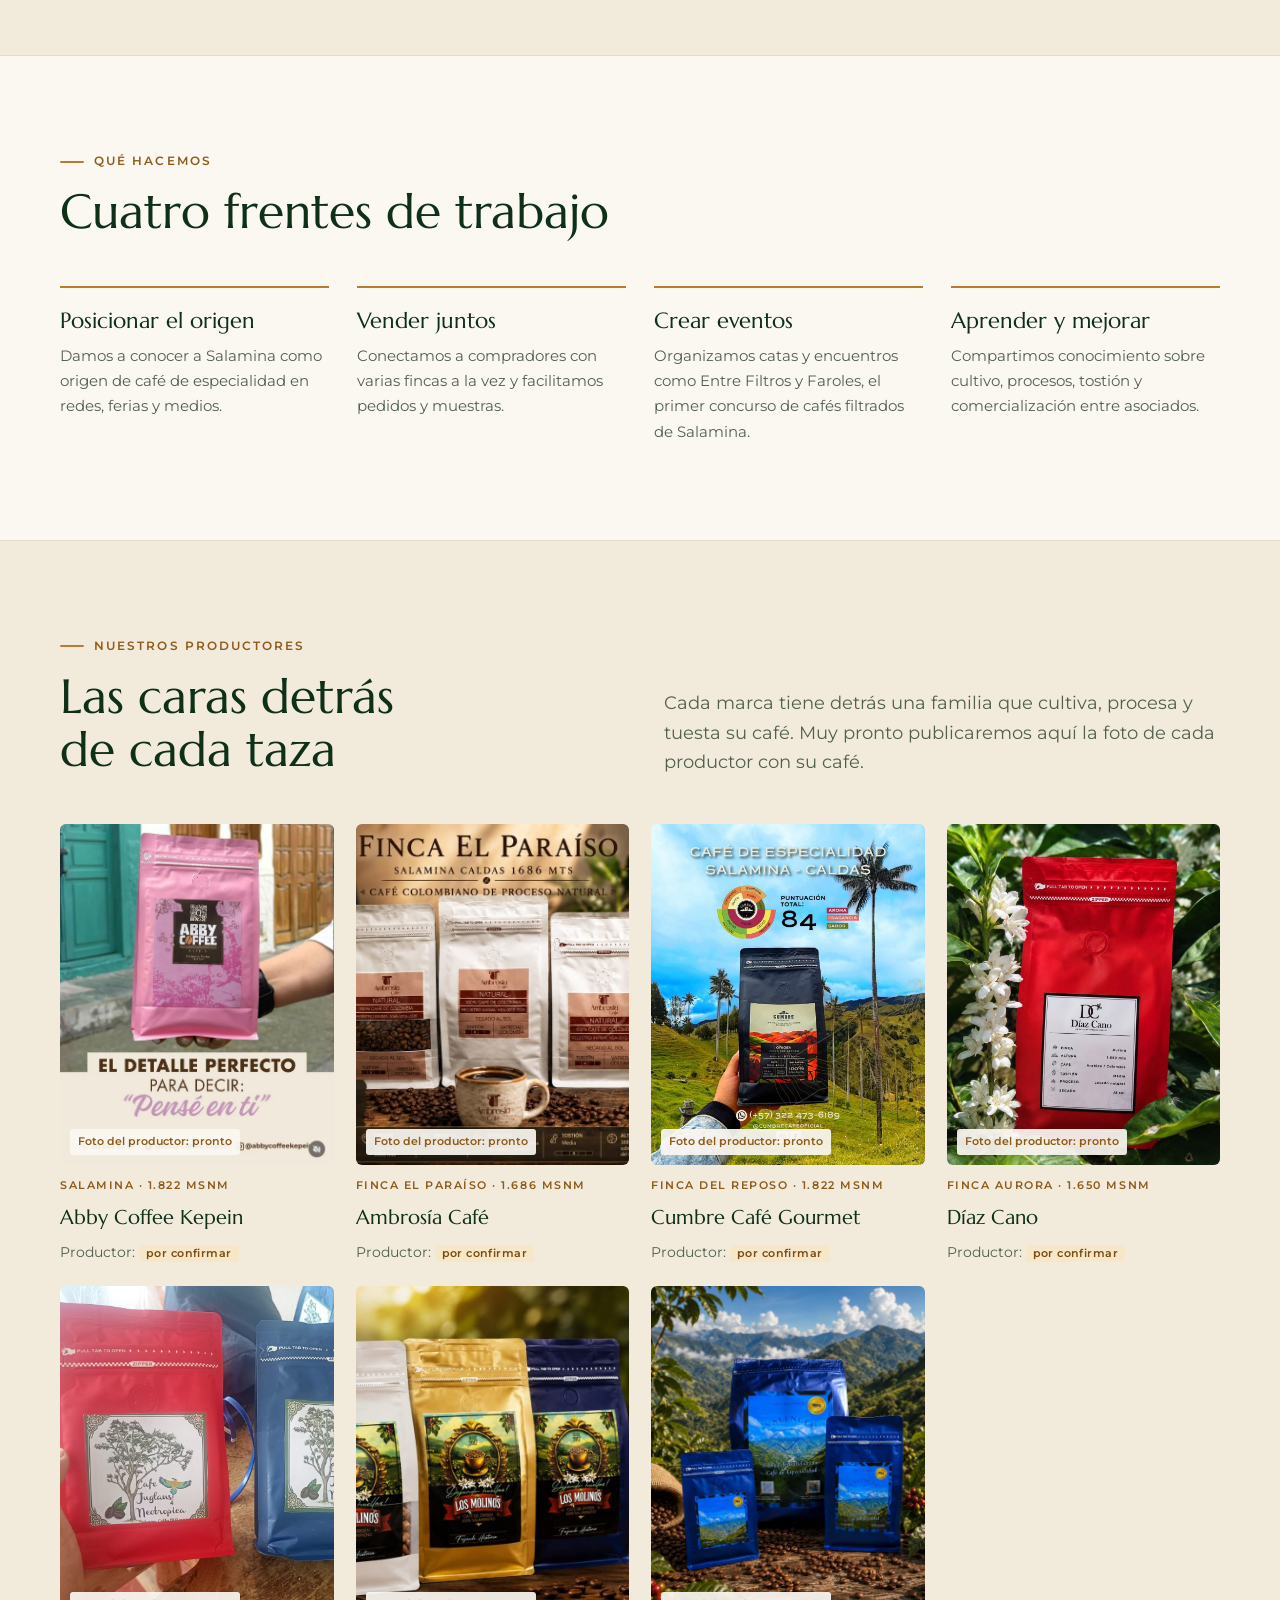
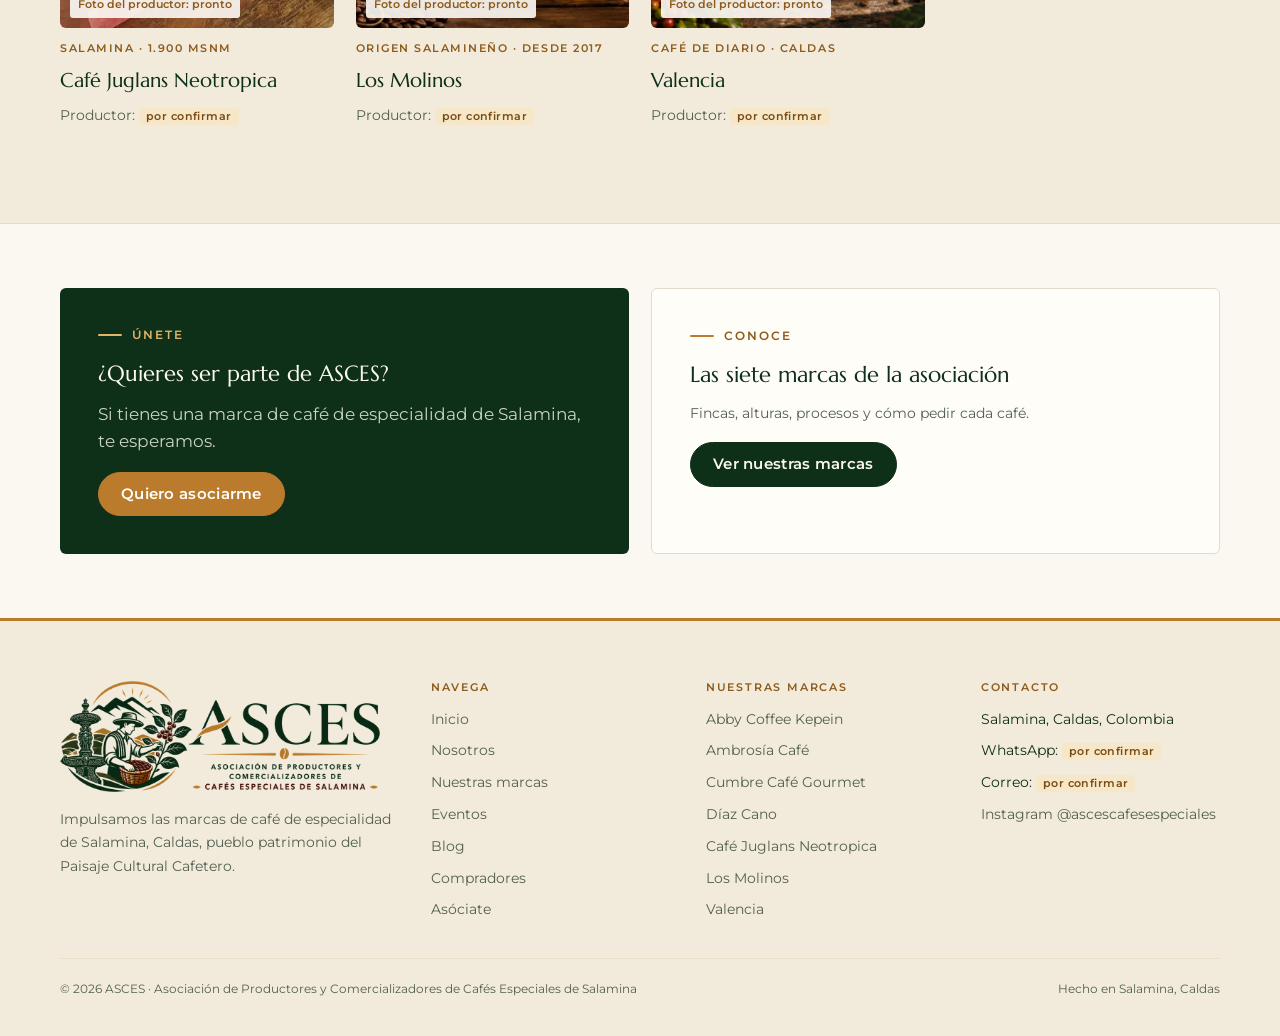
<file: nosotros.html>
<!doctype html>
<html lang="es">
<head>
<meta charset="utf-8">
<meta name="viewport" content="width=device-width, initial-scale=1, viewport-fit=cover">
<title>Nosotros · ASCES</title>
<meta name="description" content="Conoce a ASCES, la asociación que impulsa las marcas de café de especialidad de Salamina, Caldas: historia, misión, visión y productores.">
<link rel="canonical" href="https://soysebastianrincon-del.github.io/asces-salamina/nosotros.html">
<meta property="og:title" content="Nosotros · ASCES">
<meta property="og:description" content="Conoce a ASCES, la asociación que impulsa las marcas de café de especialidad de Salamina, Caldas: historia, misión, visión y productores.">
<meta property="og:image" content="https://soysebastianrincon-del.github.io/asces-salamina/logo-vertical.png">
<meta property="og:type" content="website">
<meta property="og:locale" content="es_CO">
<meta name="theme-color" content="#0E2F18">
<link rel="icon" type="image/png" href="favicon.png">
<link rel="preconnect" href="https://fonts.googleapis.com"><link rel="preconnect" href="https://fonts.gstatic.com" crossorigin>
<link rel="stylesheet" href="https://fonts.googleapis.com/css2?family=Caveat:wght@600&family=Marcellus&family=Montserrat:wght@400;500;600;700&display=swap">
<link rel="stylesheet" href="styles.css">
</head>
<body>
<a class="skip" href="#contenido">Saltar al contenido</a>
<div class="announce"><div class="wrap"><span><b>7 de diciembre</b> · Entre Filtros y Faroles, primer concurso de cafés filtrados de Salamina en la Noche del Fuego</span><a href="eventos.html">Ver evento e inscribirme →</a></div></div>
<header class="nav">
  <div class="wrap">
    <a class="brandlink" href="index.html" aria-label="ASCES, inicio"><img src="logo-emblema-sm.png" alt="" width="60" height="50"><span><b>ASCES</b><small>Cafés especiales de Salamina</small></span></a>
    <button class="menu-btn" aria-expanded="false" aria-controls="menu">Menú</button>
    <ul class="menu" id="menu"><li><a href="index.html">Inicio</a></li><li><a href="nosotros.html" aria-current="page">Nosotros</a></li><li><a href="marcas.html">Nuestras marcas</a></li><li><a href="eventos.html">Eventos</a></li><li><a href="blog.html">Blog</a></li><li><a href="compradores.html">Compradores</a></li><li class="menu-cta"><a href="asociate.html">Quiero asociarme</a></li></ul>
  </div>
</header>
<main id="contenido">

<section class="pagehead"><div class="wrap">
  <p class="crumbs"><a href="index.html">Inicio</a> / Nosotros</p>
  <h1>Somos ASCES</h1>
  <p class="lead">La Asociación de Productores y Comercializadores de Cafés Especiales de Salamina. Nacimos para impulsar las marcas de especialidad de nuestro pueblo y llevar el origen Salamina a más mesas, tiendas y cafeterías.</p>
</div></section>

<section class="section">
  <div class="wrap intro">
    <img src="logo-vertical.png" alt="Logo de ASCES" width="693" height="800" loading="lazy">
    <div class="stack" style="gap:20px">
      <span class="eyebrow">Nuestra historia</span>
      <h2>Juntos llegamos más lejos que cada marca por separado</h2>
      <p class="lead">En Salamina hay familias que no solo cultivan café: lo procesan, lo tuestan y le ponen su nombre. Cada una construyó su marca por su cuenta. ASCES las reúne para compartir vitrina, eventos, conocimiento y clientes, y para que quien compra café de Salamina reconozca un origen con identidad propia.</p>
      <p class="contact-line"><b>Año de fundación y detalles de la historia:</b> <span class="pending">por confirmar</span></p>
    </div>
  </div>
</section>

<section class="section band">
  <div class="wrap">
    <div class="head"><div class="stack"><span class="eyebrow">Propósito</span><h2>Misión y visión</h2></div><p class="lead">Texto propuesto para revisión de la junta directiva. <span class="pending">borrador</span></p></div>
    <div class="mv">
      <article><span class="meta">Misión</span><h3>Impulsar las marcas de café de especialidad de Salamina</h3><p>Unimos a productores y comercializadores de café especial de Salamina para fortalecer sus marcas, abrir nuevos mercados y dar a conocer la calidad de nuestro origen, con prácticas justas y sostenibles.</p></article>
      <article><span class="meta">Visión</span><h3>Que Salamina sea un origen reconocido en Colombia y el mundo</h3><p>Ser la asociación de referencia del café de especialidad del norte de Caldas, con marcas fuertes, eventos propios y compradores que busquen el café de Salamina por su nombre.</p></article>
    </div>
  </div>
</section>

<section class="section">
  <div class="wrap">
    <div class="head"><div class="stack"><span class="eyebrow">Qué hacemos</span><h2>Cuatro frentes de trabajo</h2></div></div>
    <div class="cols4">
      <article class="pillar"><h3>Posicionar el origen</h3><p>Damos a conocer a Salamina como origen de café de especialidad en redes, ferias y medios.</p></article>
      <article class="pillar"><h3>Vender juntos</h3><p>Conectamos a compradores con varias fincas a la vez y facilitamos pedidos y muestras.</p></article>
      <article class="pillar"><h3>Crear eventos</h3><p>Organizamos catas y encuentros como Entre Filtros y Faroles, el primer concurso de cafés filtrados de Salamina.</p></article>
      <article class="pillar"><h3>Aprender y mejorar</h3><p>Compartimos conocimiento sobre cultivo, procesos, tostión y comercialización entre asociados.</p></article>
    </div>
  </div>
</section>

<section class="section band">
  <div class="wrap">
    <div class="head"><div class="stack"><span class="eyebrow">Nuestros productores</span><h2>Las caras detrás de cada taza</h2></div><p class="lead">Cada marca tiene detrás una familia que cultiva, procesa y tuesta su café. Muy pronto publicaremos aquí la foto de cada productor con su café.</p></div>
    <div class="people"><article class="person">
      <div class="pphoto"><img src="marca-abby.jpg" alt="Café Abby Coffee Kepein" loading="lazy" style="object-position:center 40%"><span>Foto del productor: pronto</span></div>
      <span class="meta">Salamina · 1.822 msnm</span><h3>Abby Coffee Kepein</h3><p>Productor: <span class="pending">por confirmar</span></p>
    </article><article class="person">
      <div class="pphoto"><img src="marca-ambrosia.jpg" alt="Café Ambrosía Café" loading="lazy" style="object-position:50% center"><span>Foto del productor: pronto</span></div>
      <span class="meta">Finca El Paraíso · 1.686 msnm</span><h3>Ambrosía Café</h3><p>Productor: <span class="pending">por confirmar</span></p>
    </article><article class="person">
      <div class="pphoto"><img src="marca-cumbre.jpg" alt="Café Cumbre Café Gourmet" loading="lazy" style="object-position:center 60%"><span>Foto del productor: pronto</span></div>
      <span class="meta">Finca del Reposo · 1.822 msnm</span><h3>Cumbre Café Gourmet</h3><p>Productor: <span class="pending">por confirmar</span></p>
    </article><article class="person">
      <div class="pphoto"><img src="marca-diaz-cano.jpg" alt="Café Díaz Cano" loading="lazy" style="object-position:center 55%"><span>Foto del productor: pronto</span></div>
      <span class="meta">Finca Aurora · 1.650 msnm</span><h3>Díaz Cano</h3><p>Productor: <span class="pending">por confirmar</span></p>
    </article><article class="person">
      <div class="pphoto"><img src="marca-juglans.jpg" alt="Café Café Juglans Neotropica" loading="lazy" style="object-position:34% center"><span>Foto del productor: pronto</span></div>
      <span class="meta">Salamina · 1.900 msnm</span><h3>Café Juglans Neotropica</h3><p>Productor: <span class="pending">por confirmar</span></p>
    </article><article class="person">
      <div class="pphoto"><img src="marca-los-molinos.jpg" alt="Café Los Molinos" loading="lazy" style="object-position:30% center"><span>Foto del productor: pronto</span></div>
      <span class="meta">Origen salamineño · desde 2017</span><h3>Los Molinos</h3><p>Productor: <span class="pending">por confirmar</span></p>
    </article><article class="person">
      <div class="pphoto"><img src="marca-valencia.jpg" alt="Café Valencia" loading="lazy" style="object-position:center 55%"><span>Foto del productor: pronto</span></div>
      <span class="meta">Café de diario · Caldas</span><h3>Valencia</h3><p>Productor: <span class="pending">por confirmar</span></p>
    </article></div>
  </div>
</section>

<section class="section-tight">
  <div class="wrap duo">
    <div class="cta cta-dark"><span class="eyebrow">Únete</span><h3>¿Quieres ser parte de ASCES?</h3><p>Si tienes una marca de café de especialidad de Salamina, te esperamos.</p><div class="row"><a class="btn btn-gold" href="asociate.html">Quiero asociarme</a></div></div>
    <div class="cta cta-light"><span class="eyebrow">Conoce</span><h3>Las siete marcas de la asociación</h3><p class="contact-line">Fincas, alturas, procesos y cómo pedir cada café.</p><div class="row"><a class="btn btn-primary" href="marcas.html">Ver nuestras marcas</a></div></div>
  </div>
</section>
</main>
<footer>
  <div class="wrap foot">
    <div class="stack" style="gap:16px">
      <img src="logo-horizontal.png" alt="ASCES, Asociación de Productores y Comercializadores de Cafés Especiales de Salamina" width="900" height="310" loading="lazy">
      <p>Impulsamos las marcas de café de especialidad de Salamina, Caldas, pueblo patrimonio del Paisaje Cultural Cafetero.</p>
    </div>
    <div><h4>Navega</h4><ul><li><a href="index.html">Inicio</a></li><li><a href="nosotros.html">Nosotros</a></li><li><a href="marcas.html">Nuestras marcas</a></li><li><a href="eventos.html">Eventos</a></li><li><a href="blog.html">Blog</a></li><li><a href="compradores.html">Compradores</a></li><li><a href="asociate.html">Asóciate</a></li></ul></div>
    <div><h4>Nuestras marcas</h4><ul><li><a href="marcas.html#abby">Abby Coffee Kepein</a></li><li><a href="marcas.html#ambrosia">Ambrosía Café</a></li><li><a href="marcas.html#cumbre">Cumbre Café Gourmet</a></li><li><a href="marcas.html#diaz-cano">Díaz Cano</a></li><li><a href="marcas.html#juglans">Café Juglans Neotropica</a></li><li><a href="marcas.html#los-molinos">Los Molinos</a></li><li><a href="marcas.html#valencia">Valencia</a></li></ul></div>
    <div><h4>Contacto</h4><ul>
      <li>Salamina, Caldas, Colombia</li>
      <li>WhatsApp: <span class="pending">por confirmar</span></li>
      <li>Correo: <span class="pending">por confirmar</span></li>
      <li><a href="https://www.instagram.com/ascescafesespeciales/" target="_blank" rel="noopener">Instagram @ascescafesespeciales</a></li>
    </ul></div>
    <div class="legal"><span>© <span data-year>2026</span> ASCES · Asociación de Productores y Comercializadores de Cafés Especiales de Salamina</span><span>Hecho en Salamina, Caldas</span></div>
  </div>
</footer>
<script src="main.js"></script>
</body>
</html>
</file>
<file: styles.css>
/* ASCES · Cafés Especiales de Salamina
   Identidad: crema, verde montaña, dorado y vino del logo. Eventos: paleta de noche y fuego. */
:root{
  color-scheme:light;
  --cream:#FBF8F2; --paper:#FFFDF8; --sand:#F2EBDC; --sand-2:#E9DFC9;
  --ink:#0E2F18; --green:#1F4A2A; --muted:#52604F; --line:#E3DCCB;
  --gold:#BA7C2C; --gold-text:#8E5B1A; --gold-soft:#F6E7C8;
  --wine:#4A1712; --wine-soft:#F1E3DA;
  --night:#140A08; --night-2:#2A130D; --ember:#F2A33A; --flame:#E0662B; --glow:#FFD58A; --night-text:#F6EBDD; --night-muted:#CDB8A2;
  --display:"Marcellus","Trajan Pro",Georgia,serif;
  --body:"Montserrat","Helvetica Neue",Arial,sans-serif;
  --script:"Caveat","Brush Script MT",cursive;
  --radius:6px;
}
*{box-sizing:border-box}
html{scroll-behavior:smooth;scroll-padding-top:96px}
@media (prefers-reduced-motion:reduce){html{scroll-behavior:auto}*,*::before,*::after{animation:none!important;transition:none!important}}
body{margin:0;background:var(--cream);color:var(--ink);font-family:var(--body);font-size:16.5px;line-height:1.65;-webkit-font-smoothing:antialiased}
img{max-width:100%;height:auto;display:block}
[hidden]{display:none!important}
a{color:inherit}
h1,h2,h3,h4{font-family:var(--display);font-weight:400;line-height:1.1;text-wrap:balance;margin:0}
h1{font-size:clamp(2.5rem,6vw,4.6rem)}
h2{font-size:clamp(1.9rem,4vw,3rem)}
h3{font-size:1.4rem}
p{margin:0}
.wrap{max-width:1200px;margin:0 auto;padding-inline:20px}
.narrow{max-width:760px;margin:0 auto;padding-inline:20px}
:focus-visible{outline:3px solid var(--gold);outline-offset:3px}
.skip{position:absolute;left:-9999px}
.skip:focus{left:16px;top:16px;z-index:100;background:var(--ink);color:var(--cream);padding:10px 14px;border-radius:4px}

.eyebrow{font-size:.72rem;font-weight:600;letter-spacing:.18em;text-transform:uppercase;color:var(--gold-text);display:inline-flex;align-items:center;gap:10px}
.eyebrow::before{content:"";width:24px;height:2px;background:var(--gold);border-radius:2px}
.lead{font-size:1.1rem;color:var(--muted);max-width:62ch}
.pending{font-weight:600;font-size:.66rem;letter-spacing:.04em;background:var(--gold-soft);color:#7A4B12;padding:2px 7px;border-radius:3px;white-space:nowrap;vertical-align:middle}
.stack{display:grid;gap:18px;align-content:start}

/* botones */
.btn{font:600 .92rem/1 var(--body);letter-spacing:.02em;cursor:pointer;border-radius:999px;padding:14px 22px;border:1.5px solid var(--ink);background:transparent;color:var(--ink);text-decoration:none;display:inline-flex;align-items:center;justify-content:center;gap:8px;transition:background .2s,color .2s,border-color .2s}
.btn:hover{background:var(--ink);color:var(--cream)}
.btn-primary{background:var(--ink);color:var(--cream)}
.btn-primary:hover{background:var(--gold);border-color:var(--gold);color:#fff}
.btn-gold{background:var(--gold);border-color:var(--gold);color:#fff}
.btn-gold:hover{background:var(--ink);border-color:var(--ink)}
.btn-fire{background:linear-gradient(135deg,var(--ember),var(--flame));border:0;color:#2A0F05;padding:15.5px 24px}
.btn-fire:hover{filter:brightness(1.08);color:#2A0F05;background:linear-gradient(135deg,var(--glow),var(--ember))}
.btn-ghost-light{border-color:rgba(246,235,221,.55);color:var(--night-text)}
.btn-ghost-light:hover{background:var(--night-text);color:var(--night)}
.btn-sm{padding:10px 16px;font-size:.84rem}
.row{display:flex;flex-wrap:wrap;gap:12px;align-items:center}

/* aviso superior */
.announce{background:var(--night);color:var(--night-text);font-size:.84rem}
.announce .wrap{display:flex;gap:10px 18px;align-items:center;justify-content:center;flex-wrap:wrap;padding-block:9px;text-align:center}
.announce b{color:var(--glow);font-weight:600}
.announce a{color:var(--ember);font-weight:600;text-decoration:none;white-space:nowrap}
.announce a:hover{text-decoration:underline}

/* navegación */
.nav{position:sticky;top:env(safe-area-inset-top,0px);z-index:40;background:color-mix(in srgb,var(--cream) 92%,transparent);backdrop-filter:blur(12px);border-bottom:1px solid var(--line)}
.nav .wrap{display:flex;align-items:center;justify-content:space-between;gap:18px;height:74px}
.brandlink{display:flex;align-items:center;gap:12px;text-decoration:none}
.brandlink img{height:50px;width:auto}
.brandlink b{font-family:var(--display);font-weight:400;font-size:1.55rem;letter-spacing:.07em;display:block;line-height:1}
.brandlink small{display:block;font-size:.58rem;letter-spacing:.16em;text-transform:uppercase;color:var(--gold-text);font-weight:600;margin-top:4px}
.menu{display:flex;align-items:center;gap:4px;list-style:none;margin:0;padding:0}
.menu a{display:block;text-decoration:none;font-size:.88rem;font-weight:500;color:var(--muted);padding:8px 11px;border-radius:999px}
.menu a:hover{color:var(--ink);background:var(--sand)}
.menu a[aria-current="page"]{color:var(--ink);background:var(--sand);font-weight:600}
.menu .menu-cta a{background:var(--gold);color:#fff;padding:10px 18px;margin-left:8px;font-weight:600}
.menu .menu-cta a:hover{background:var(--ink);color:#fff}
.menu-btn{display:none;background:none;border:1.5px solid var(--ink);border-radius:999px;padding:9px 14px;font:600 .85rem var(--body);color:var(--ink);cursor:pointer}
@media (max-width:1020px){
  .menu-btn{display:inline-flex}
  .menu{display:none;position:absolute;top:100%;left:0;right:0;flex-direction:column;align-items:stretch;background:var(--paper);border-bottom:1px solid var(--line);padding:12px 20px 20px;gap:2px;box-shadow:0 18px 30px rgba(14,47,24,.08)}
  .menu.open{display:flex}
  .menu a{padding:12px 14px;font-size:1rem}
  .menu .menu-cta a{margin:8px 0 0;text-align:center}
}

/* secciones */
.section{padding-block:96px}
.section-tight{padding-block:64px}
.band{background:var(--sand);border-block:1px solid var(--line)}
.paper{background:var(--paper);border-block:1px solid var(--line)}
.head{display:grid;grid-template-columns:1fr 1fr;gap:28px 48px;align-items:end;margin-bottom:48px}
.head .stack{gap:14px}
@media (max-width:860px){.head{grid-template-columns:1fr}.section{padding-block:72px}}

/* cabecera de página interna */
.pagehead{padding-block:72px 56px;border-bottom:1px solid var(--line);background:linear-gradient(180deg,var(--sand) 0%,var(--cream) 100%)}
.pagehead .wrap{display:grid;gap:18px}
.pagehead h1{font-size:clamp(2.4rem,5.4vw,4rem)}
.crumbs{font-size:.8rem;color:var(--muted)}
.crumbs a{color:var(--gold-text);text-decoration:none}

/* EVENTO: héroe de noche y fuego */
.fire{position:relative;overflow:hidden;background:radial-gradient(120% 90% at 78% 20%,#4A1E10 0%,var(--night-2) 38%,var(--night) 75%);color:var(--night-text)}
.fire canvas{position:absolute;inset:0;width:100%;height:100%;pointer-events:none;opacity:.9}
.fire .wrap{position:relative;z-index:1}
.fire-grid{display:grid;grid-template-columns:1.1fr .9fr;gap:56px;align-items:center;padding-block:72px 80px}
@media (max-width:920px){.fire-grid{grid-template-columns:1fr;gap:40px;padding-block:56px 64px}}
.fire .kicker{font-family:var(--script);font-size:clamp(1.7rem,3vw,2.3rem);color:var(--glow);line-height:1}
.fire h1,.fire h2{color:var(--night-text);font-size:clamp(2.7rem,6.6vw,5.3rem);line-height:.98}
.fire h1 span,.fire h2 span{display:block;background:linear-gradient(180deg,var(--glow) 0%,var(--ember) 55%,var(--flame) 100%);-webkit-background-clip:text;background-clip:text;color:transparent}
.fire .sub{font-size:.8rem;font-weight:600;letter-spacing:.2em;text-transform:uppercase;color:var(--ember)}
.fire p.lead{color:var(--night-muted)}
.facts-fire{display:grid;grid-template-columns:repeat(3,1fr);border-top:1px solid rgba(246,235,221,.18);border-bottom:1px solid rgba(246,235,221,.18)}
.facts-fire div{padding:16px 16px 16px 0;display:grid;gap:4px}
.facts-fire div+div{padding-left:16px;border-left:1px solid rgba(246,235,221,.18)}
.facts-fire small{font-size:.66rem;font-weight:600;letter-spacing:.16em;text-transform:uppercase;color:var(--ember)}
.facts-fire b{font-weight:600;font-size:.98rem;line-height:1.35}
@media (max-width:560px){.facts-fire{grid-template-columns:1fr}.facts-fire div+div{border-left:0;padding-left:0;border-top:1px solid rgba(246,235,221,.18)}}
.countdown{display:flex;gap:10px;flex-wrap:wrap}
.countdown div{min-width:78px;padding:12px 10px 10px;border:1px solid rgba(255,213,138,.35);border-radius:var(--radius);background:rgba(20,10,8,.45);text-align:center}
.countdown b{display:block;font-family:var(--display);font-weight:400;font-size:2.1rem;line-height:1;color:var(--glow);font-variant-numeric:tabular-nums}
.countdown small{font-size:.62rem;font-weight:600;letter-spacing:.16em;text-transform:uppercase;color:var(--night-muted)}
.poster{position:relative;justify-self:center;width:min(100%,430px)}
.poster img{width:100%;height:auto;border-radius:4px;box-shadow:0 30px 60px rgba(0,0,0,.55),0 0 0 1px rgba(255,213,138,.25),0 0 90px rgba(242,163,58,.18);transform:rotate(1.2deg)}
.poster figcaption{margin-top:14px;font-size:.78rem;color:var(--night-muted);text-align:center}

/* intro */
.intro{display:grid;grid-template-columns:.8fr 1.2fr;gap:56px;align-items:center}
.intro img{width:100%;max-width:360px;justify-self:center}
@media (max-width:860px){.intro{grid-template-columns:1fr}.intro img{max-width:240px}}
.stats{display:grid;grid-template-columns:repeat(3,1fr);gap:0;border-top:2px solid var(--gold);margin-top:10px}
.stats div{padding:18px 18px 0 0}
.stats b{display:block;font-family:var(--display);font-weight:400;font-size:2.3rem;line-height:1;color:var(--ink)}
.stats small{font-size:.76rem;color:var(--muted);font-weight:500}
@media (max-width:520px){.stats{grid-template-columns:1fr}}

/* tarjetas de marca */
.brands{display:grid;grid-template-columns:repeat(4,1fr);gap:22px}
@media (max-width:1080px){.brands{grid-template-columns:repeat(3,1fr)}}
@media (max-width:780px){.brands{grid-template-columns:repeat(2,1fr)}}
@media (max-width:480px){.brands{grid-template-columns:1fr}}
.bcard{display:grid;grid-template-rows:auto 1fr;background:var(--paper);border:1px solid var(--line);border-radius:var(--radius);overflow:hidden;text-decoration:none;transition:transform .25s,box-shadow .25s}
.bcard:hover{transform:translateY(-4px);box-shadow:0 18px 34px rgba(14,47,24,.10)}
.bcard .ph{aspect-ratio:4/5;overflow:hidden;background:var(--sand)}
.bcard .ph img{width:100%;height:100%;object-fit:cover;transition:transform .5s}
.bcard:hover .ph img{transform:scale(1.04)}
.bcard .body{padding:18px 18px 20px;display:grid;gap:6px;align-content:start}
.bcard h3{font-size:1.35rem}
.meta{font-size:.68rem;font-weight:600;letter-spacing:.14em;text-transform:uppercase;color:var(--gold-text)}
.bcard p{font-size:.9rem;color:var(--muted)}
.bcard .more{font-size:.84rem;font-weight:600;color:var(--green);margin-top:6px}
.bcard-join{display:grid;place-content:center;gap:12px;text-align:center;padding:28px;background:var(--ink);color:var(--cream);border-radius:var(--radius);text-decoration:none}
.bcard-join h3{color:var(--cream)}
.bcard-join p{color:#C9D3C6;font-size:.92rem}
.bcard-join span{font-weight:600;color:#E0B46A}

/* pilares / origen */
.cols3{display:grid;grid-template-columns:repeat(3,1fr);gap:32px}
.cols4{display:grid;grid-template-columns:repeat(4,1fr);gap:28px}
@media (max-width:980px){.cols4{grid-template-columns:repeat(2,1fr)}}
@media (max-width:860px){.cols3{grid-template-columns:1fr}}
@media (max-width:520px){.cols4{grid-template-columns:1fr}}
.pillar{display:grid;gap:10px;align-content:start;padding-top:20px;border-top:2px solid var(--gold)}
.pillar .num{font-family:var(--display);font-size:2.6rem;line-height:1;color:var(--gold)}
.pillar p{color:var(--muted);font-size:.96rem}

/* bloque CTA doble */
.duo{display:grid;grid-template-columns:1fr 1fr;gap:22px}
@media (max-width:860px){.duo{grid-template-columns:1fr}}
.cta{border-radius:var(--radius);padding:38px;display:grid;gap:16px;align-content:start}
.cta-dark{background:var(--ink);color:var(--cream)}
.cta-dark h2,.cta-dark h3{color:var(--cream)}
.cta-dark p{color:#C9D3C6}
.cta-dark .eyebrow{color:#E0B46A}.cta-dark .eyebrow::before{background:#E0B46A}
.cta-light{background:var(--paper);border:1px solid var(--line)}
.cta-dark .btn{border-color:var(--cream);color:var(--cream)}
.cta-dark .btn:hover{background:var(--cream);color:var(--ink)}
.cta-dark .btn-gold{border-color:var(--gold);background:var(--gold);color:#fff}

/* blog */
.posts{display:grid;grid-template-columns:repeat(3,1fr);gap:24px}
@media (max-width:900px){.posts{grid-template-columns:1fr}}
.post{display:grid;grid-template-rows:auto 1fr;background:var(--paper);border:1px solid var(--line);border-radius:var(--radius);overflow:hidden;text-decoration:none}
.post .ph{aspect-ratio:16/10;overflow:hidden;background:var(--sand)}
.post .ph img{width:100%;height:100%;object-fit:cover}
.post .body{padding:20px;display:grid;gap:10px;align-content:start}
.post h3{font-size:1.3rem}
.post p{font-size:.92rem;color:var(--muted)}
.post .meta{color:var(--gold-text)}
.post:hover h3{color:var(--gold-text)}
.article{padding-block:56px 96px}
.article .narrow>*+*{margin-top:1.1em}
.article h2{font-size:1.75rem;margin-top:1.6em!important}
.article p,.article li{font-size:1.06rem;color:#26382A}
.article ul,.article ol{padding-left:1.2em;display:grid;gap:6px}
.article figure{margin:1.6em 0}
.article figure img{border-radius:var(--radius);width:100%}
.article figcaption{font-size:.82rem;color:var(--muted);margin-top:8px}
.callout{background:var(--sand);border-left:3px solid var(--gold);padding:18px 20px;border-radius:0 var(--radius) var(--radius) 0}
.recipe{display:grid;grid-template-columns:repeat(4,1fr);gap:0;border:1px solid var(--line);border-radius:var(--radius);background:var(--paper)}
.recipe div{padding:16px;display:grid;gap:4px}
.recipe div+div{border-left:1px solid var(--line)}
.recipe small{font-size:.64rem;font-weight:600;letter-spacing:.14em;text-transform:uppercase;color:var(--gold-text)}
.recipe b{font-family:var(--display);font-weight:400;font-size:1.4rem;font-variant-numeric:tabular-nums}
@media (max-width:620px){.recipe{grid-template-columns:1fr 1fr}.recipe div:nth-child(3){border-left:0}.recipe div:nth-child(n+3){border-top:1px solid var(--line)}}

/* página de marcas */
.brand-index{display:flex;flex-wrap:wrap;gap:8px}
.brand-index a{padding:9px 15px;border:1px solid var(--line);border-radius:999px;background:var(--paper);text-decoration:none;font-size:.86rem;font-weight:500}
.brand-index a:hover{background:var(--ink);color:var(--cream);border-color:var(--ink)}
.brandrow{display:grid;grid-template-columns:.9fr 1.1fr;gap:48px;align-items:center;padding-block:56px;border-top:1px solid var(--line)}
.brandrow:nth-child(even) .bph{order:2}
@media (max-width:860px){.brandrow{grid-template-columns:1fr;gap:28px}.brandrow:nth-child(even) .bph{order:0}}
.bph{border-radius:var(--radius);overflow:hidden;aspect-ratio:4/5;background:var(--sand);max-height:620px}
.bph img{width:100%;height:100%;object-fit:cover}
.brandrow h2{font-size:clamp(2rem,4vw,2.8rem)}
.tagline{font-family:var(--display);font-size:1.2rem;color:var(--gold-text)}
.specs{display:grid;grid-template-columns:repeat(3,1fr);gap:0;margin:0;border-top:1px solid var(--line)}
.specs div{padding:12px 12px 12px 0;border-bottom:1px solid var(--line)}
.specs dt{font-size:.64rem;font-weight:600;letter-spacing:.14em;text-transform:uppercase;color:var(--gold-text)}
.specs dd{margin:3px 0 0;font-size:.95rem;font-weight:500}
@media (max-width:520px){.specs{grid-template-columns:1fr 1fr}}
.notes{display:flex;flex-wrap:wrap;gap:6px}
.notes span{font-size:.8rem;padding:5px 11px;border-radius:999px;background:var(--wine-soft);color:var(--wine);font-weight:500}
.contact-line{font-size:.9rem;color:var(--muted)}
.contact-line b{color:var(--ink);font-weight:600}

/* nosotros: productores */
.people{display:grid;grid-template-columns:repeat(4,1fr);gap:22px}
@media (max-width:980px){.people{grid-template-columns:repeat(2,1fr)}}
@media (max-width:480px){.people{grid-template-columns:1fr}}
.person{display:grid;gap:12px}
.slot{aspect-ratio:4/5;border-radius:var(--radius);border:1.5px dashed var(--sand-2);background:repeating-linear-gradient(135deg,var(--paper) 0 14px,var(--sand) 14px 15px);display:grid;place-content:center;gap:10px;text-align:center;padding:20px;color:var(--muted)}
.slot svg{width:46px;height:46px;justify-self:center;color:var(--gold)}
.slot small{font-size:.78rem}
.person h3{font-size:1.25rem}
.person p{font-size:.86rem;color:var(--muted)}
.mv{display:grid;grid-template-columns:1fr 1fr;gap:22px}
@media (max-width:760px){.mv{grid-template-columns:1fr}}
.mv article{background:var(--paper);border:1px solid var(--line);border-radius:var(--radius);padding:30px;display:grid;gap:12px;align-content:start}
.mv p{color:var(--muted)}

/* evento: detalle */
.feature-list{display:grid;grid-template-columns:repeat(5,1fr);gap:0;border-top:1px solid var(--line);border-bottom:1px solid var(--line)}
.feature-list div{padding:24px 18px;display:grid;gap:8px;align-content:start}
.feature-list div+div{border-left:1px solid var(--line)}
.feature-list svg{width:34px;height:34px;color:var(--gold)}
.feature-list b{font-family:var(--display);font-weight:400;font-size:1.15rem}
.feature-list p{font-size:.86rem;color:var(--muted)}
@media (max-width:980px){.feature-list{grid-template-columns:1fr 1fr}.feature-list div+div{border-left:0}.feature-list div{border-bottom:1px solid var(--line)}}
@media (max-width:520px){.feature-list{grid-template-columns:1fr}}
.agenda{list-style:none;margin:0;padding:0;display:grid;border-top:1px solid var(--line)}
.agenda li{display:grid;grid-template-columns:120px 1fr;gap:20px;padding:18px 0;border-bottom:1px solid var(--line)}
.agenda time{font-weight:600;color:var(--gold-text);font-size:.9rem;font-variant-numeric:tabular-nums}
.agenda p{color:var(--muted);font-size:.93rem}
@media (max-width:520px){.agenda li{grid-template-columns:1fr;gap:4px}}
.sponsors{display:grid;grid-template-columns:repeat(5,1fr);gap:12px}
.sponsors div{aspect-ratio:3/2;border:1.5px dashed var(--sand-2);border-radius:var(--radius);display:grid;place-content:center;font-size:.76rem;color:var(--muted);background:var(--paper)}
@media (max-width:700px){.sponsors{grid-template-columns:repeat(2,1fr)}}
details{border-bottom:1px solid var(--line);padding:16px 0}
details summary{cursor:pointer;font-weight:600;list-style:none;display:flex;justify-content:space-between;gap:16px}
details summary::after{content:"+";font-family:var(--display);font-size:1.4rem;line-height:1;color:var(--gold)}
details[open] summary::after{content:"–"}
details p{margin-top:10px;color:var(--muted)}

/* formularios */
.form-card{background:var(--paper);border:1px solid var(--line);border-radius:var(--radius);padding:30px;display:grid;gap:18px}
form{display:grid;gap:14px}
.field{display:grid;gap:6px}
.field label{font-size:.84rem;font-weight:600}
.field input,.field select,.field textarea{font:inherit;font-size:.95rem;padding:12px 14px;border:1px solid var(--line);border-radius:4px;background:var(--cream);color:var(--ink);width:100%}
.field input:focus,.field select:focus,.field textarea:focus{outline:2px solid var(--gold);outline-offset:0;border-color:var(--gold)}
.two{display:grid;grid-template-columns:1fr 1fr;gap:14px}
@media (max-width:540px){.two{grid-template-columns:1fr}}
.form-out{display:grid;gap:12px;background:var(--sand);border-radius:var(--radius);padding:18px}
.form-out pre{white-space:pre-wrap;font:inherit;font-size:.9rem;margin:0;user-select:all}
.form-out .ok{font-weight:600;color:var(--green)}
.steps{list-style:none;margin:0;padding:0;display:grid;gap:0;counter-reset:s}
.steps li{counter-increment:s;display:grid;grid-template-columns:46px 1fr;gap:16px;padding:18px 0;border-bottom:1px solid var(--line)}
.steps li::before{content:counter(s);width:40px;height:40px;border-radius:50%;border:1.5px solid var(--gold);display:grid;place-content:center;font-family:var(--display);font-size:1.15rem;color:var(--gold-text)}
.steps b{display:block;font-weight:600}
.steps p{color:var(--muted);font-size:.93rem}
.checklist{list-style:none;margin:0;padding:0;display:grid;gap:10px}
.checklist li{padding-left:28px;position:relative}
.checklist li::before{content:"";position:absolute;left:0;top:.45em;width:14px;height:8px;border-left:2px solid var(--gold);border-bottom:2px solid var(--gold);transform:rotate(-45deg)}

/* pie */
footer{background:var(--sand);border-top:3px solid var(--gold);padding-block:60px 36px}
.foot{display:grid;grid-template-columns:1.4fr 1fr 1fr 1fr;gap:36px}
@media (max-width:900px){.foot{grid-template-columns:1fr 1fr}}
@media (max-width:520px){.foot{grid-template-columns:1fr}}
.foot img{width:min(320px,100%)}
.foot h4{font-family:var(--body);font-weight:600;font-size:.7rem;letter-spacing:.16em;text-transform:uppercase;color:var(--gold-text);margin-bottom:14px}
.foot ul{list-style:none;margin:0;padding:0;display:grid;gap:8px;font-size:.9rem}
.foot a{text-decoration:none;color:var(--muted)}
.foot a:hover{color:var(--ink)}
.foot p{font-size:.9rem;color:var(--muted)}
.legal{grid-column:1/-1;border-top:1px solid var(--sand-2);padding-top:20px;font-size:.78rem;color:var(--muted);display:flex;justify-content:space-between;gap:12px;flex-wrap:wrap}
.person .pphoto{aspect-ratio:4/5;border-radius:var(--radius);overflow:hidden;background:var(--sand);position:relative}
.person .pphoto img{width:100%;height:100%;object-fit:cover}
.person .pphoto span{position:absolute;left:10px;bottom:10px;font-size:.68rem;font-weight:600;background:rgba(251,248,242,.92);color:var(--gold-text);padding:4px 8px;border-radius:3px}
.foot img{height:auto}
@media (max-width:860px){.intro img{max-width:220px}}
</file>
